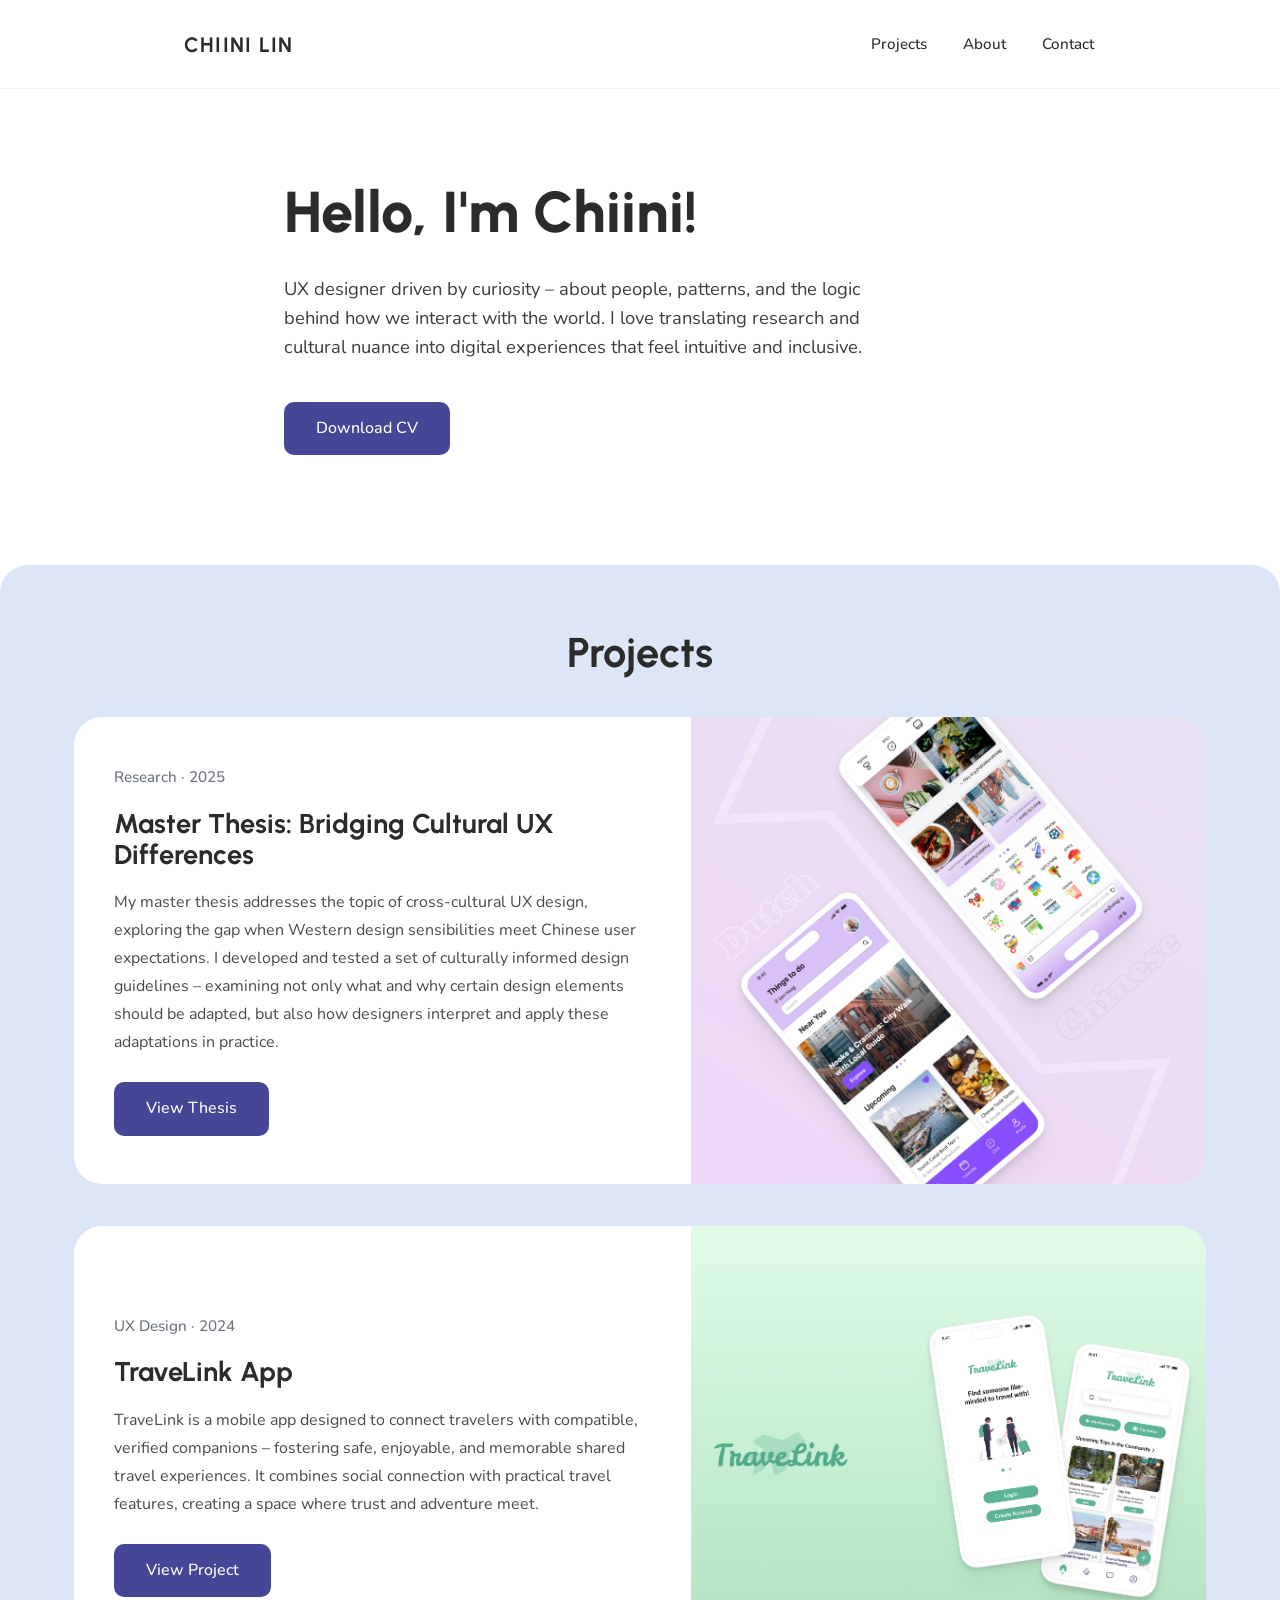
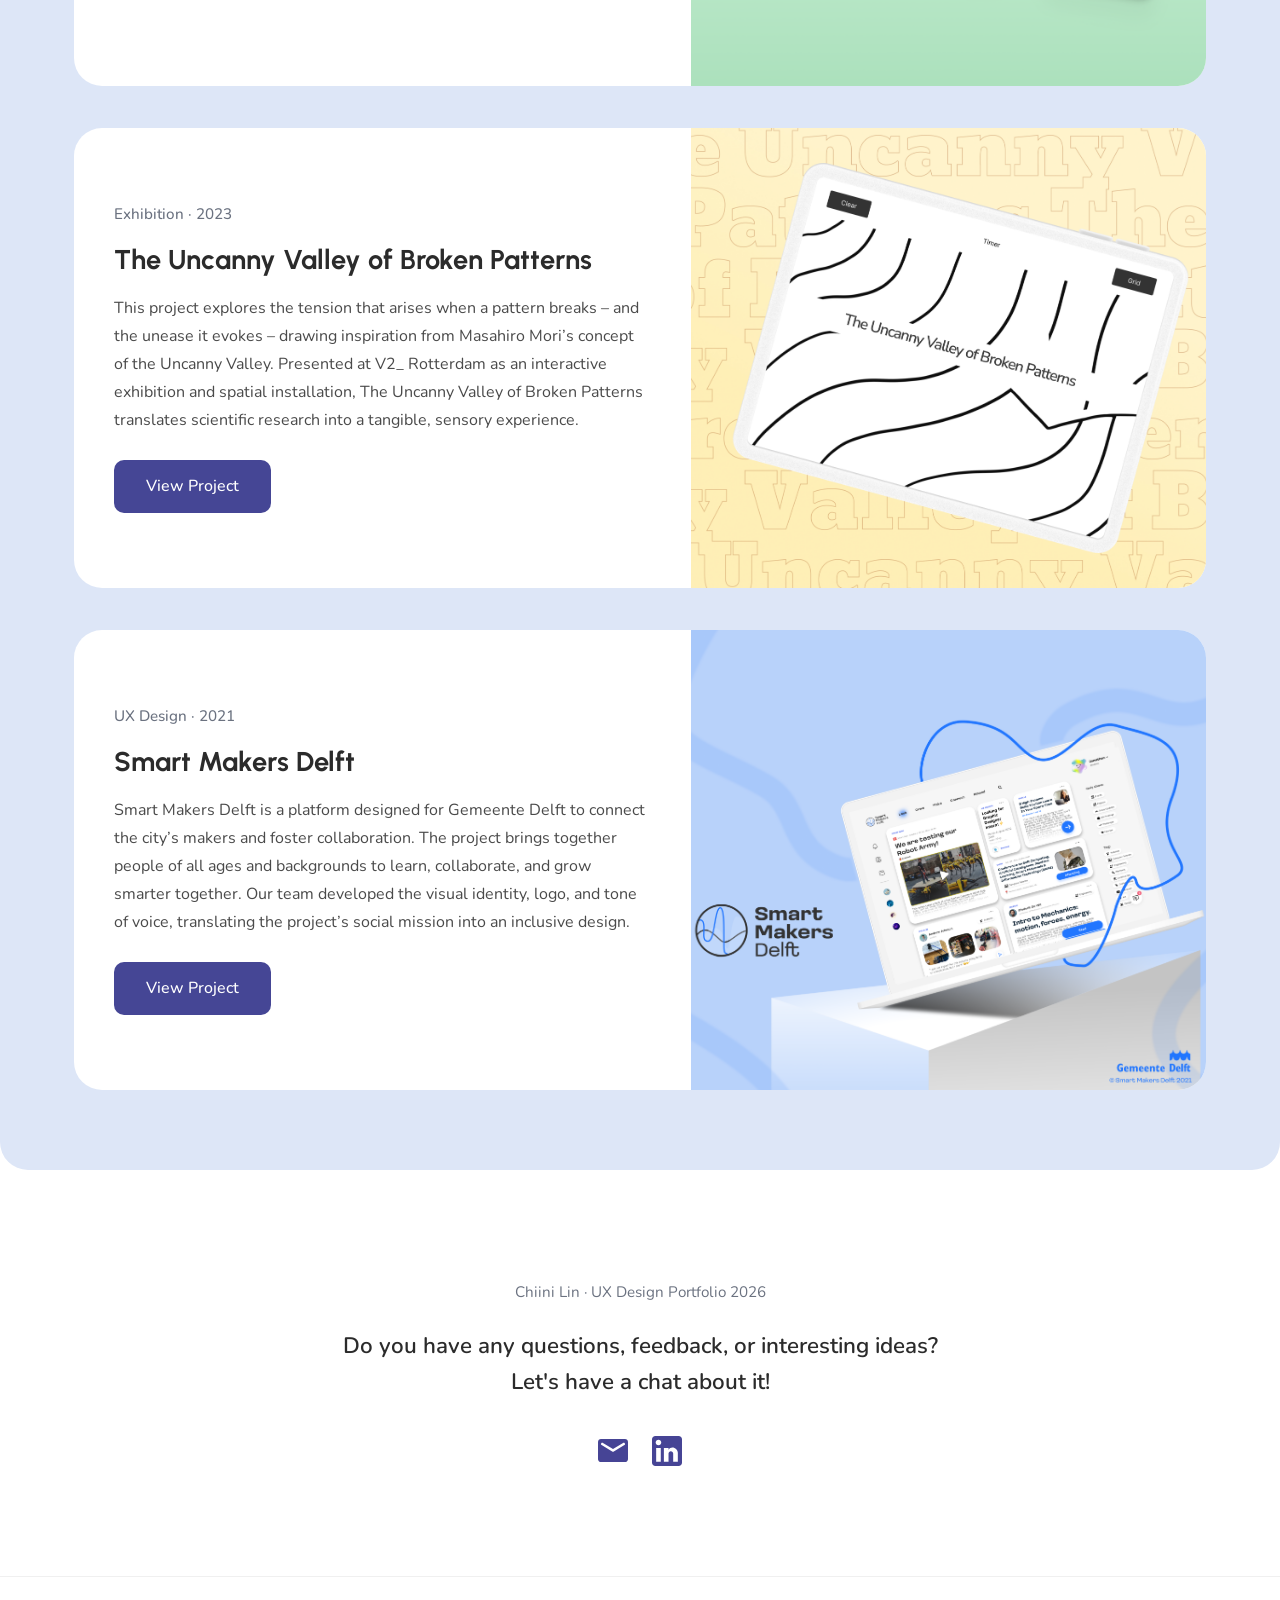
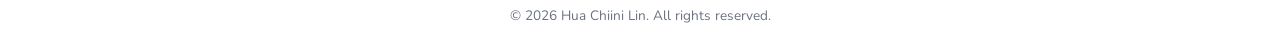
<file: index.html>
<!DOCTYPE html>
<html lang="en">
<head>
<meta charset="UTF-8">
<meta name="viewport" content="width=device-width, initial-scale=1.0">
<title>Chiini Lin · UX Designer</title>
<meta name="description" content="Chiini Lin is a UX designer specializing in cross-cultural design, research-driven UX, and product strategy. Explore case studies in cultural UX research, mobile app design, and interactive exhibitions.">
<meta name="author" content="Hua Chiini Lin">
<meta name="theme-color" content="#454695">
<link rel="canonical" href="https://chiifolio.com/">

<meta property="og:type" content="website">
<meta property="og:site_name" content="Chiini Lin">
<meta property="og:title" content="Chiini Lin · UX Designer">
<meta property="og:description" content="Chiini Lin is a UX designer specializing in cross-cultural design, research-driven UX, and product strategy. Explore case studies in cultural UX research, mobile app design, and interactive exhibitions.">
<meta property="og:url" content="https://chiifolio.com/">
<meta property="og:image" content="https://chiifolio.com/img/AboutMe.JPG">

<meta name="twitter:card" content="summary_large_image">
<meta name="twitter:title" content="Chiini Lin · UX Designer">
<meta name="twitter:description" content="Chiini Lin is a UX designer specializing in cross-cultural design, research-driven UX, and product strategy. Explore case studies in cultural UX research, mobile app design, and interactive exhibitions.">
<meta name="twitter:image" content="https://chiifolio.com/img/AboutMe.JPG">

<link rel="preconnect" href="https://fonts.googleapis.com">
<link rel="preconnect" href="https://fonts.gstatic.com" crossorigin>
<link href="https://fonts.googleapis.com/css2?family=Urbanist:wght@600;700;800&family=Nunito:wght@400;500;600;700&display=swap" rel="stylesheet">
<link rel="icon" type="image/x-icon" href="img/Favicon/favicon.ico">
<link rel="icon" type="image/png" sizes="32x32" href="img/Favicon/favicon-32x32.png">
<link rel="icon" type="image/png" sizes="16x16" href="img/Favicon/favicon-16x16.png">
<link rel="apple-touch-icon" href="img/Favicon/apple-touch-icon.png">
<link rel="manifest" href="img/Favicon/site.webmanifest">
<link rel="stylesheet" href="css/style.css">
</head>
<body>

<a href="#top" class="skip-link">Skip to main content</a>

<header class="site-header">
  <div class="container header-inner">
    <a href="#top" class="logo">Chiini Lin</a>
    <button class="nav-toggle" id="navToggle" aria-label="Toggle navigation" aria-expanded="false" aria-controls="siteNav">
      <span aria-hidden="true"></span><span aria-hidden="true"></span><span aria-hidden="true"></span>
    </button>
    <nav class="nav" id="siteNav" aria-label="Primary">
      <a href="#projects">Projects</a>
      <a href="about.html">About</a>
      <a href="#contact">Contact</a>
    </nav>
  </div>
</header>

<main id="top">
  <section class="hero container">
    <h1>Hello, I'm Chiini!</h1>
    <p>UX designer driven by curiosity &ndash; about people, patterns, and the logic behind how we interact with the world. I love translating research and cultural nuance into digital experiences that feel intuitive and inclusive.</p>
    <a href="https://drive.google.com/file/d/1D_nJtSiUpswV-Q0Rwp42lXG8liNyrZRA/view?usp=sharing" class="btn" target="_blank" rel="noopener">Download CV</a>
  </section>

  <section class="projects-section" id="projects">
    <div class="container-wide">
      <h2 class="section-title">Projects</h2>

      <div class="project-list">

        <div class="project-card-wrap">
          <div class="card-glow glow-thesis" aria-hidden="true"></div>
          <article class="project-card">
            <div class="project-text">
              <p class="project-meta">Research &middot; 2025</p>
              <h3>Master Thesis: Bridging Cultural UX Differences</h3>
              <p class="project-desc">My master thesis addresses the topic of cross-cultural UX design, exploring the gap when Western design sensibilities meet Chinese user expectations. I developed and tested a set of culturally informed design guidelines &ndash; examining not only what and why certain design elements should be adapted, but also how designers interpret and apply these adaptations in practice.</p>
              <a href="thesis.html" class="btn">View Thesis</a>
            </div>
            <div class="project-visual visual-thesis">
              <img src="img/Hero/Thesis Big.png" alt="Master Thesis project mockup showing cultural UX research app screens" width="1600" height="1200" loading="lazy" decoding="async">
            </div>
          </article>
        </div>

        <div class="project-card-wrap">
          <div class="card-glow glow-travelink" aria-hidden="true"></div>
          <article class="project-card">
            <div class="project-text">
              <p class="project-meta">UX Design &middot; 2024</p>
              <h3>TraveLink App</h3>
              <p class="project-desc">TraveLink is a mobile app designed to connect travelers with compatible, verified companions &ndash; fostering safe, enjoyable, and memorable shared travel experiences. It combines social connection with practical travel features, creating a space where trust and adventure meet.</p>
              <a href="travelink.html" class="btn">View Project</a>
            </div>
            <div class="project-visual visual-travelink">
              <img src="img/Hero/TraveLink%20Hero.png" alt="TraveLink app mockup showing onboarding and trip discovery screens" width="3276" height="1971" loading="lazy" decoding="async">
            </div>
          </article>
        </div>

        <div class="project-card-wrap">
          <div class="card-glow glow-uncanny" aria-hidden="true"></div>
          <article class="project-card">
            <div class="project-text">
              <p class="project-meta">Exhibition &middot; 2023</p>
              <h3>The Uncanny Valley of Broken Patterns</h3>
              <p class="project-desc">This project explores the tension that arises when a pattern breaks &ndash; and the unease it evokes &ndash; drawing inspiration from Masahiro Mori&rsquo;s concept of the Uncanny Valley. Presented at V2_ Rotterdam as an interactive exhibition and spatial installation, The Uncanny Valley of Broken Patterns translates scientific research into a tangible, sensory experience.</p>
              <a href="uncanny.html" class="btn">View Project</a>
            </div>
            <div class="project-visual visual-uncanny">
              <img src="img/Hero/Uncanny%20Hero.jpg" alt="Tablet showing the interactive pattern-drawing exhibit for The Uncanny Valley of Broken Patterns" width="3615" height="2160" loading="lazy" decoding="async">
            </div>
          </article>
        </div>

        <div class="project-card-wrap">
          <div class="card-glow glow-makers" aria-hidden="true"></div>
          <article class="project-card">
            <div class="project-text">
              <p class="project-meta">UX Design &middot; 2021</p>
              <h3>Smart Makers Delft</h3>
              <p class="project-desc">Smart Makers Delft is a platform designed for Gemeente Delft to connect the city&rsquo;s makers and foster collaboration. The project brings together people of all ages and backgrounds to learn, collaborate, and grow smarter together. Our team developed the visual identity, logo, and tone of voice, translating the project&rsquo;s social mission into an inclusive design.</p>
              <a href="smart-makers-delft.html" class="btn">View Project</a>
            </div>
            <div class="project-visual visual-makers">
              <img src="img/Hero/Smart%20Makers%20Hero.png" alt="Smart Makers Delft platform mockup on a laptop, with logo and Gemeente Delft branding" width="3276" height="1971" loading="lazy" decoding="async">
            </div>
          </article>
        </div>

      </div>
    </div>
  </section>

  <section class="contact" id="contact">
    <div class="container">
      <h2 class="visually-hidden">Contact</h2>
      <p class="contact-eyebrow">Chiini Lin &middot; UX Design Portfolio 2026</p>
      <p class="contact-question">Do you have any questions, feedback, or interesting ideas?<br>Let's have a chat about it!</p>
      <div class="social-links">
        <a href="mailto:chiini@hotmail.de" class="social-icon" aria-label="Email me">
          <img src="img/Icons/Email.svg" alt="" width="22" height="18">
        </a>
        <a href="https://www.linkedin.com/in/hua-lin-22b692197/" class="social-icon" aria-label="Connect on LinkedIn" target="_blank" rel="noopener">
          <img src="img/Icons/LinkedIn.svg" alt="" width="22" height="20">
        </a>
      </div>
    </div>
  </section>
</main>

<footer class="site-footer">
  <div class="container">
    <p>&copy; 2026 Hua Chiini Lin. All rights reserved.</p>
  </div>
</footer>

<script src="js/script.js"></script>
</body>
</html>
</file>
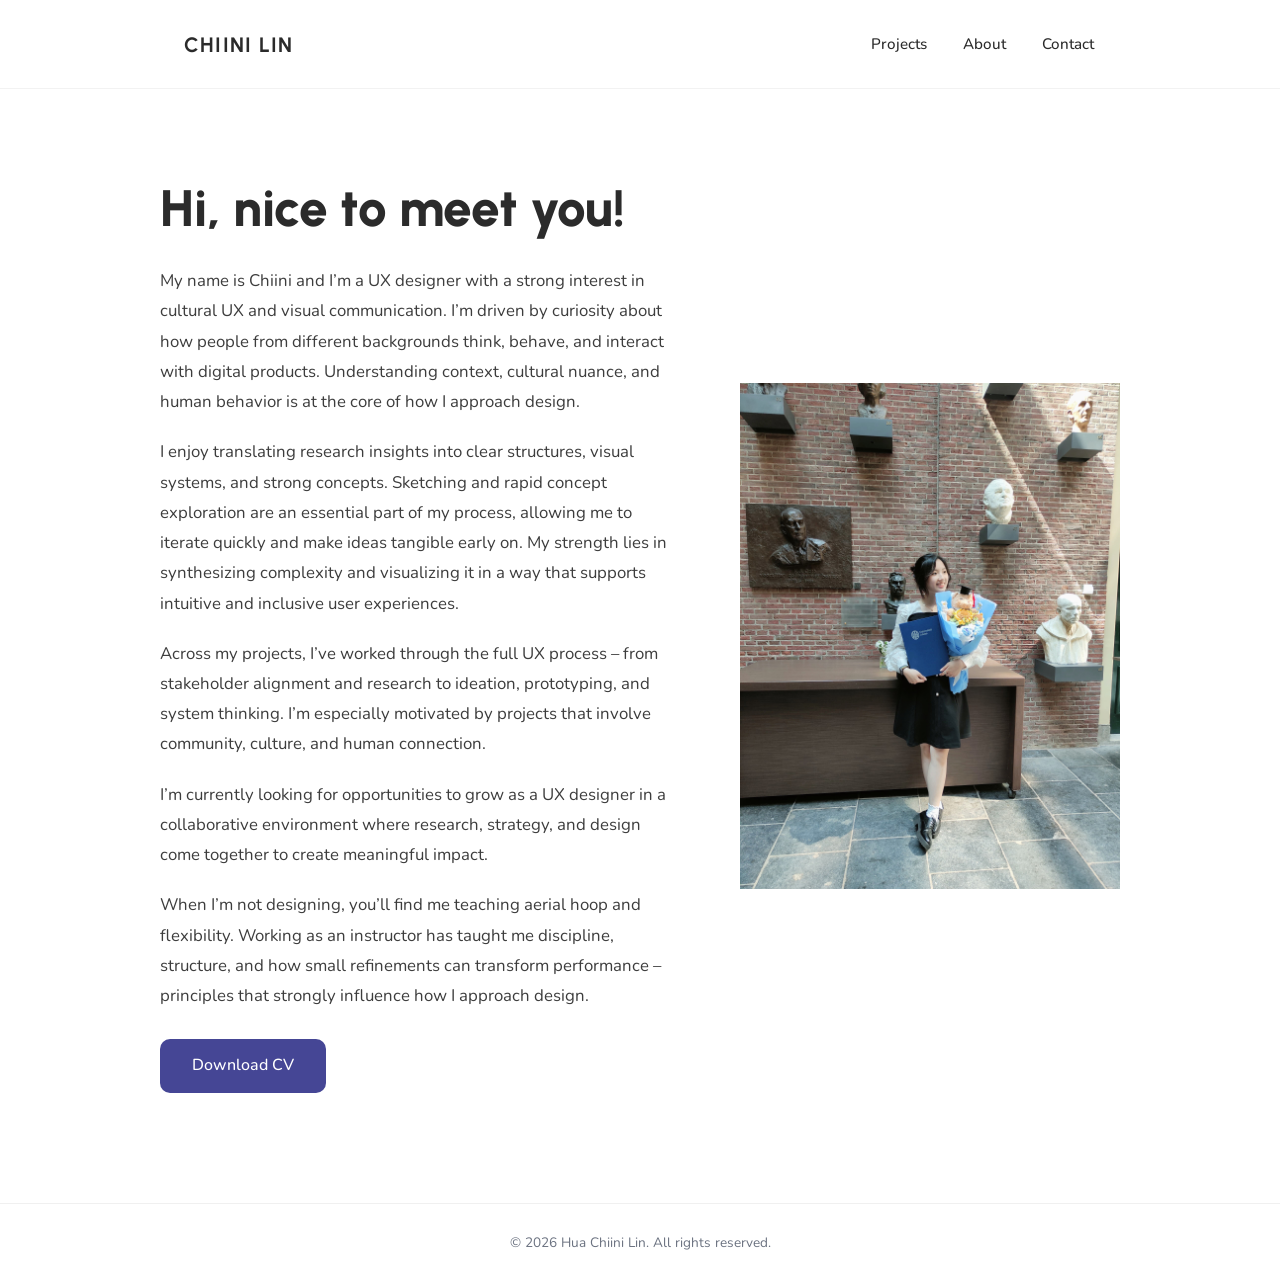
<file: about.html>
<!DOCTYPE html>
<html lang="en">
<head>
<meta charset="UTF-8">
<meta name="viewport" content="width=device-width, initial-scale=1.0">
<title>About · Chiini Lin</title>
<meta name="description" content="Learn more about Chiini Lin, a UX designer with a passion for cultural UX, visual communication, and translating research into intuitive digital experiences.">
<meta name="author" content="Hua Chiini Lin">
<meta name="theme-color" content="#454695">
<link rel="canonical" href="https://chiifolio.com/about.html">

<meta property="og:type" content="website">
<meta property="og:site_name" content="Chiini Lin">
<meta property="og:title" content="About · Chiini Lin">
<meta property="og:description" content="Learn more about Chiini Lin, a UX designer with a passion for cultural UX, visual communication, and translating research into intuitive digital experiences.">
<meta property="og:url" content="https://chiifolio.com/about.html">
<meta property="og:image" content="https://chiifolio.com/img/AboutMe.JPG">

<meta name="twitter:card" content="summary_large_image">
<meta name="twitter:title" content="About · Chiini Lin">
<meta name="twitter:description" content="Learn more about Chiini Lin, a UX designer with a passion for cultural UX, visual communication, and translating research into intuitive digital experiences.">
<meta name="twitter:image" content="https://chiifolio.com/img/AboutMe.JPG">

<link rel="preconnect" href="https://fonts.googleapis.com">
<link rel="preconnect" href="https://fonts.gstatic.com" crossorigin>
<link href="https://fonts.googleapis.com/css2?family=Urbanist:wght@600;700;800&family=Nunito:wght@400;500;600;700&display=swap" rel="stylesheet">
<link rel="icon" type="image/x-icon" href="img/Favicon/favicon.ico">
<link rel="icon" type="image/png" sizes="32x32" href="img/Favicon/favicon-32x32.png">
<link rel="icon" type="image/png" sizes="16x16" href="img/Favicon/favicon-16x16.png">
<link rel="apple-touch-icon" href="img/Favicon/apple-touch-icon.png">
<link rel="manifest" href="img/Favicon/site.webmanifest">
<link rel="stylesheet" href="css/style.css">
</head>
<body>

<a href="#top" class="skip-link">Skip to main content</a>

<header class="site-header">
  <div class="container header-inner">
    <a href="index.html" class="logo">Chiini Lin</a>
    <button class="nav-toggle" id="navToggle" aria-label="Toggle navigation" aria-expanded="false" aria-controls="siteNav">
      <span aria-hidden="true"></span><span aria-hidden="true"></span><span aria-hidden="true"></span>
    </button>
    <nav class="nav" id="siteNav" aria-label="Primary">
      <a href="index.html#projects">Projects</a>
      <a href="about.html">About</a>
      <a href="index.html#contact">Contact</a>
    </nav>
  </div>
</header>

<main id="top">
  <section class="about-section container">
    <div class="about-grid">
      <div class="about-text">
        <h1 class="about-title">Hi, nice to meet you!</h1>
        <p>My name is Chiini and I&rsquo;m a UX designer with a strong interest in cultural UX and visual communication. I&rsquo;m driven by curiosity about how people from different backgrounds think, behave, and interact with digital products. Understanding context, cultural nuance, and human behavior is at the core of how I approach design.</p>
        <p>I enjoy translating research insights into clear structures, visual systems, and strong concepts. Sketching and rapid concept exploration are an essential part of my process, allowing me to iterate quickly and make ideas tangible early on. My strength lies in synthesizing complexity and visualizing it in a way that supports intuitive and inclusive user experiences.</p>
        <p>Across my projects, I&rsquo;ve worked through the full UX process &ndash; from stakeholder alignment and research to ideation, prototyping, and system thinking. I&rsquo;m especially motivated by projects that involve community, culture, and human connection.</p>
        <p>I&rsquo;m currently looking for opportunities to grow as a UX designer in a collaborative environment where research, strategy, and design come together to create meaningful impact.</p>
        <p>When I&rsquo;m not designing, you&rsquo;ll find me teaching aerial hoop and flexibility. Working as an instructor has taught me discipline, structure, and how small refinements can transform performance &ndash; principles that strongly influence how I approach design.</p>
        <a href="https://drive.google.com/file/d/1D_nJtSiUpswV-Q0Rwp42lXG8liNyrZRA/view?usp=sharing" class="btn" target="_blank" rel="noopener">Download CV</a>
      </div>
      <div class="about-image">
        <img src="img/AboutMe.JPG" alt="Chiini smiling in graduation gown, holding a diploma and flowers in front of a brick wall with sculpted busts" width="3072" height="4096" loading="lazy" decoding="async">
      </div>
    </div>
  </section>
</main>

<footer class="site-footer">
  <div class="container">
    <p>&copy; 2026 Hua Chiini Lin. All rights reserved.</p>
  </div>
</footer>

<script src="js/script.js"></script>
</body>
</html>
</file>
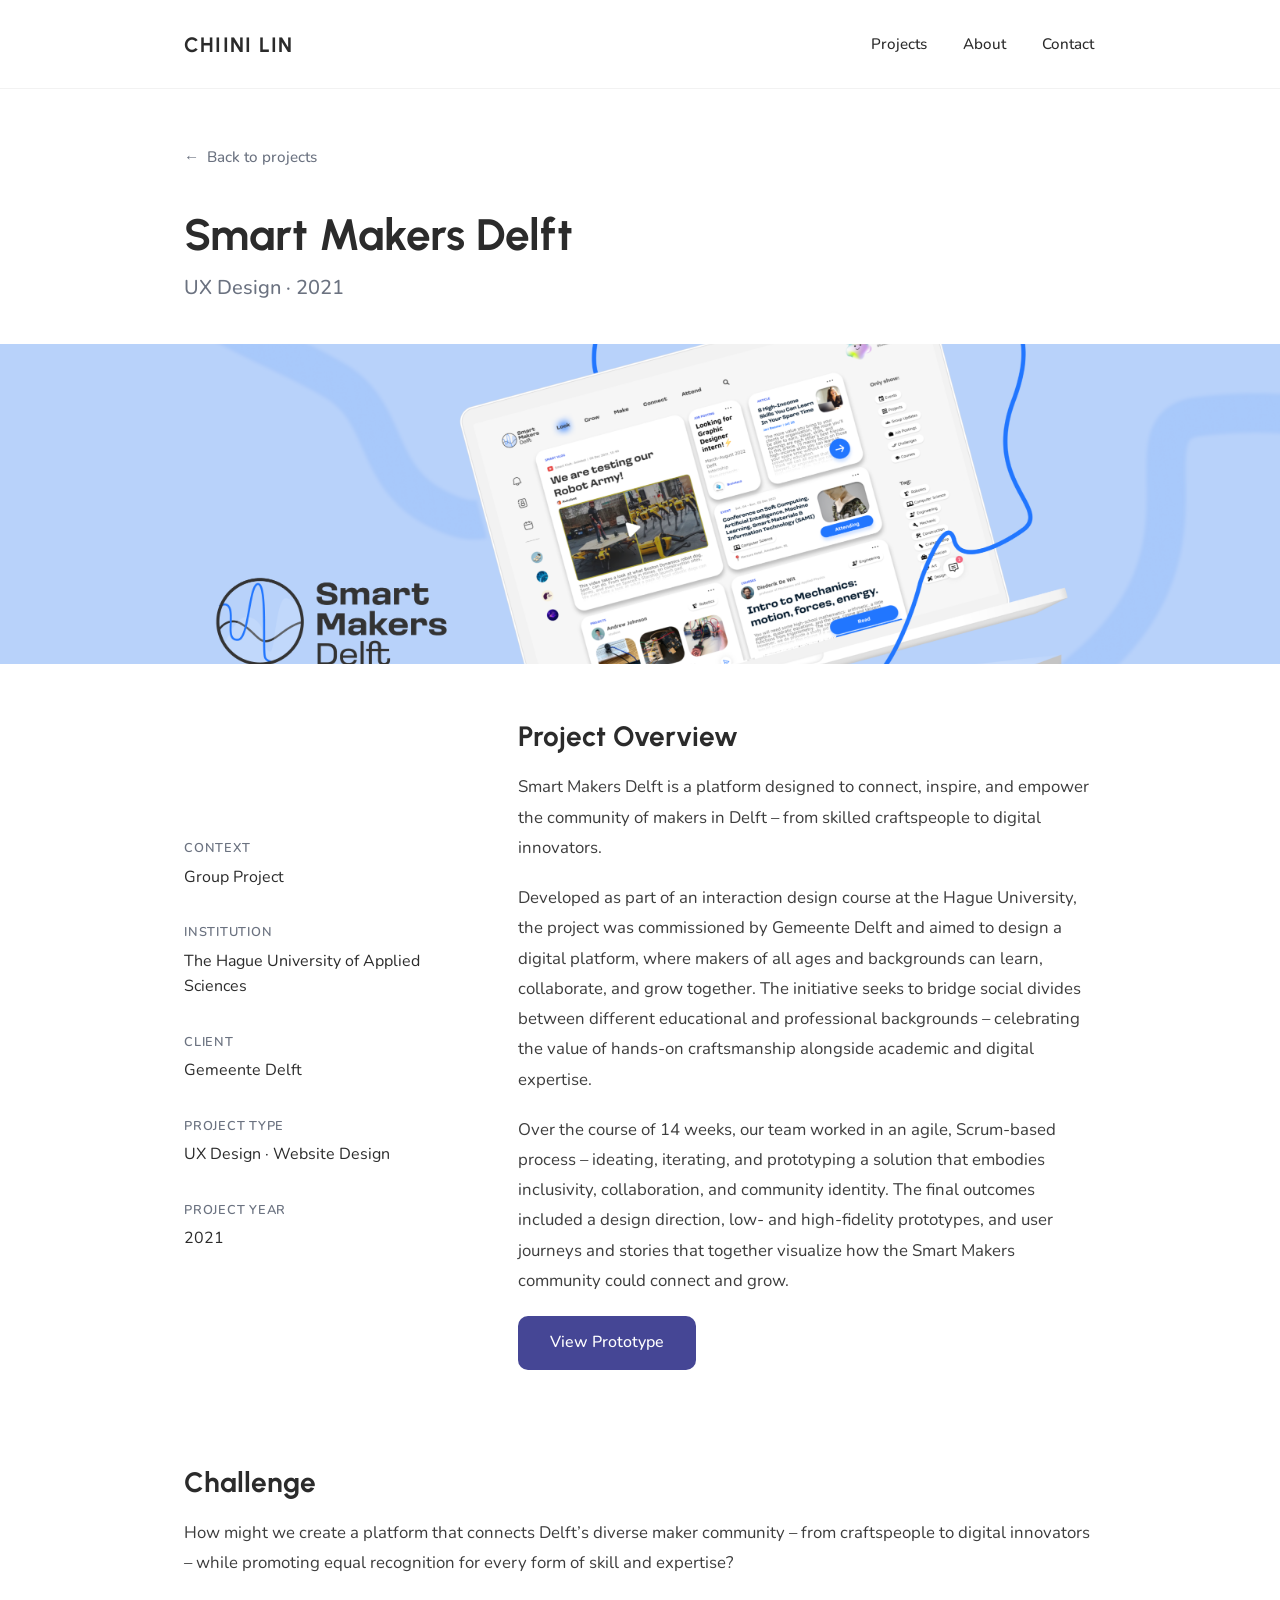
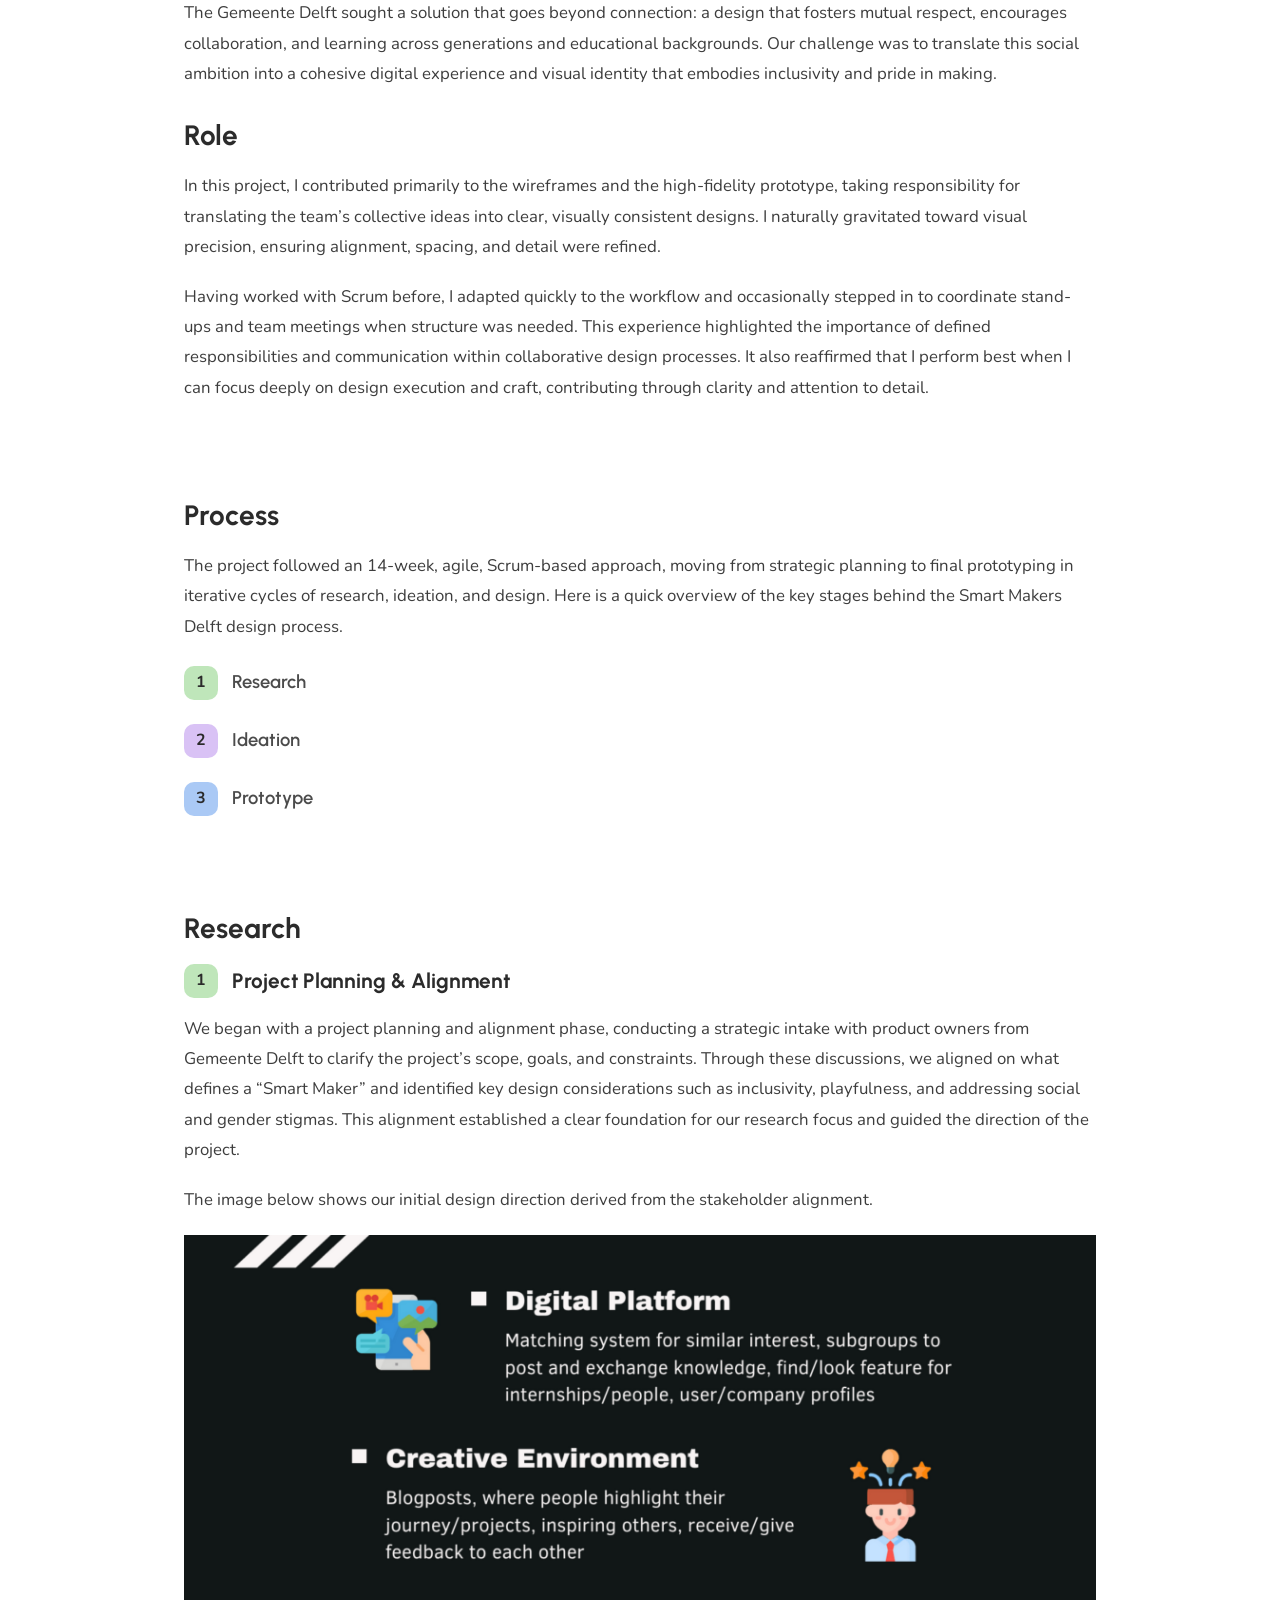
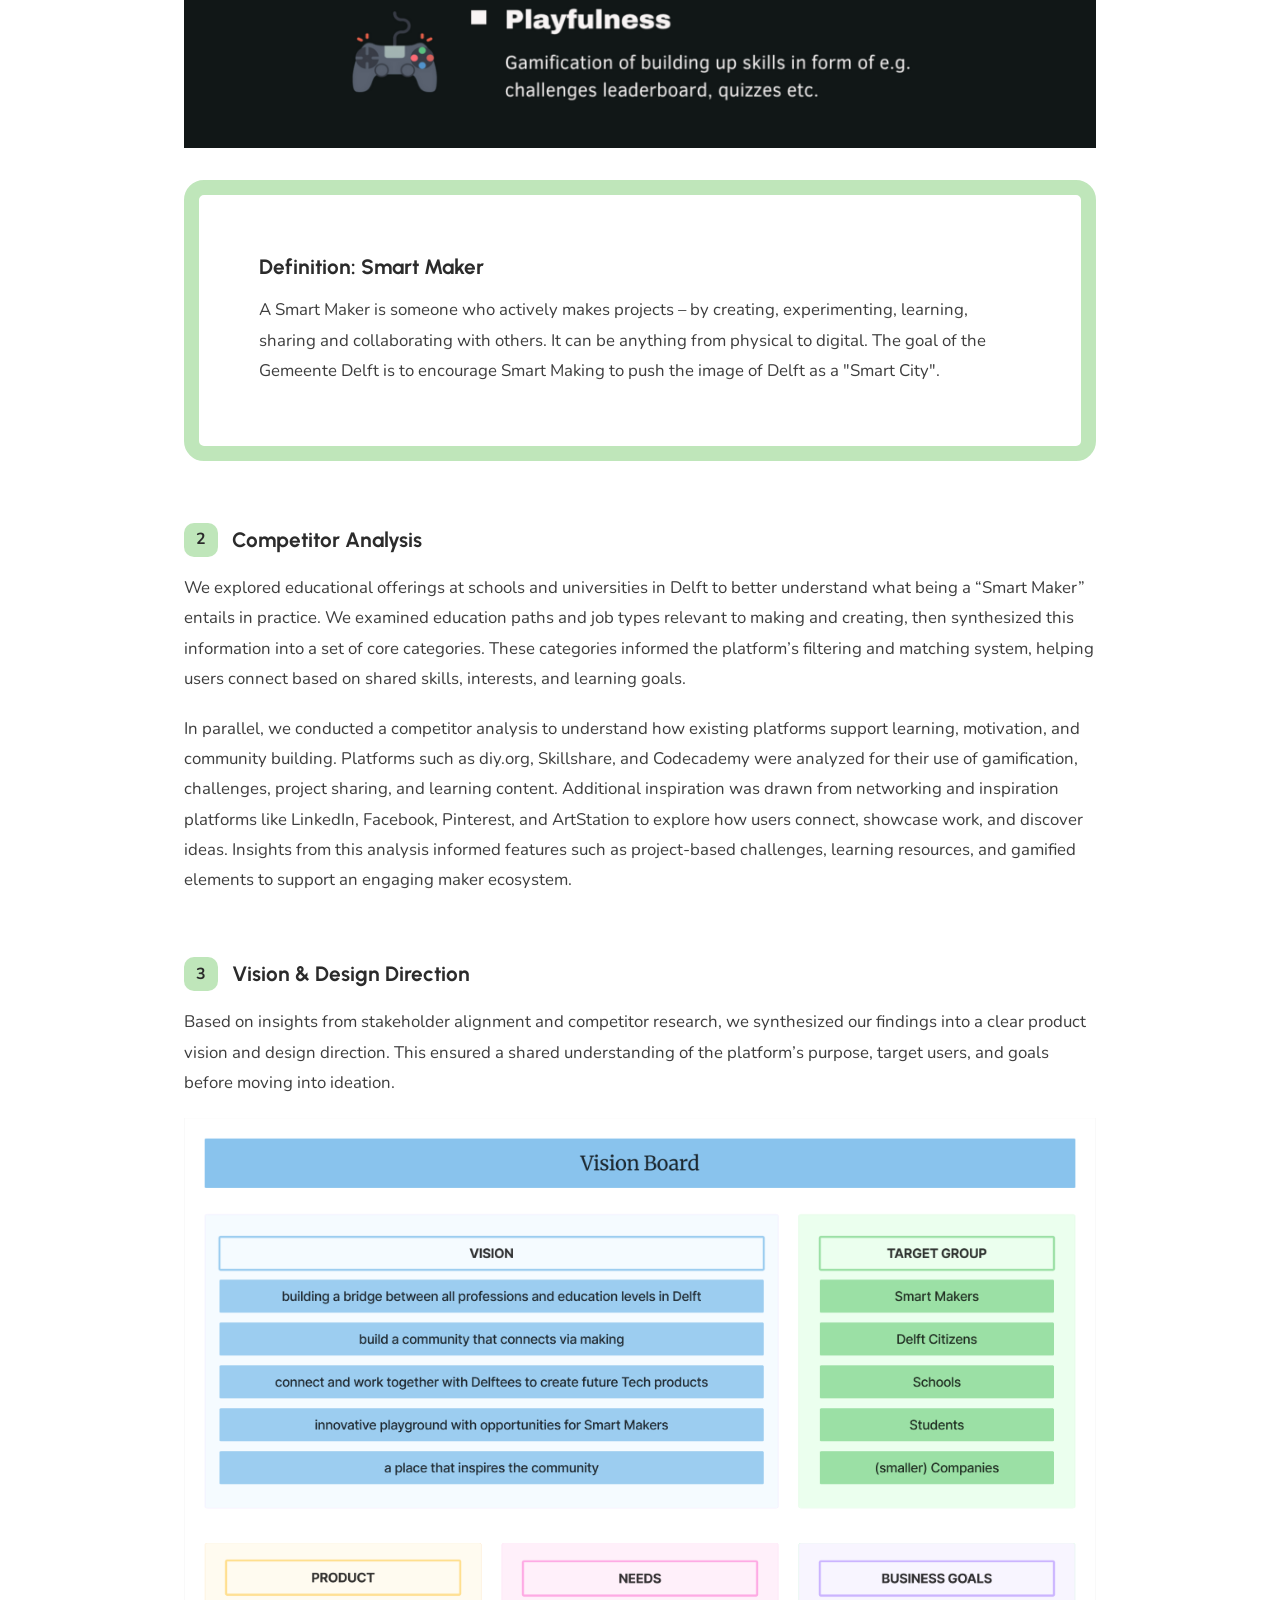
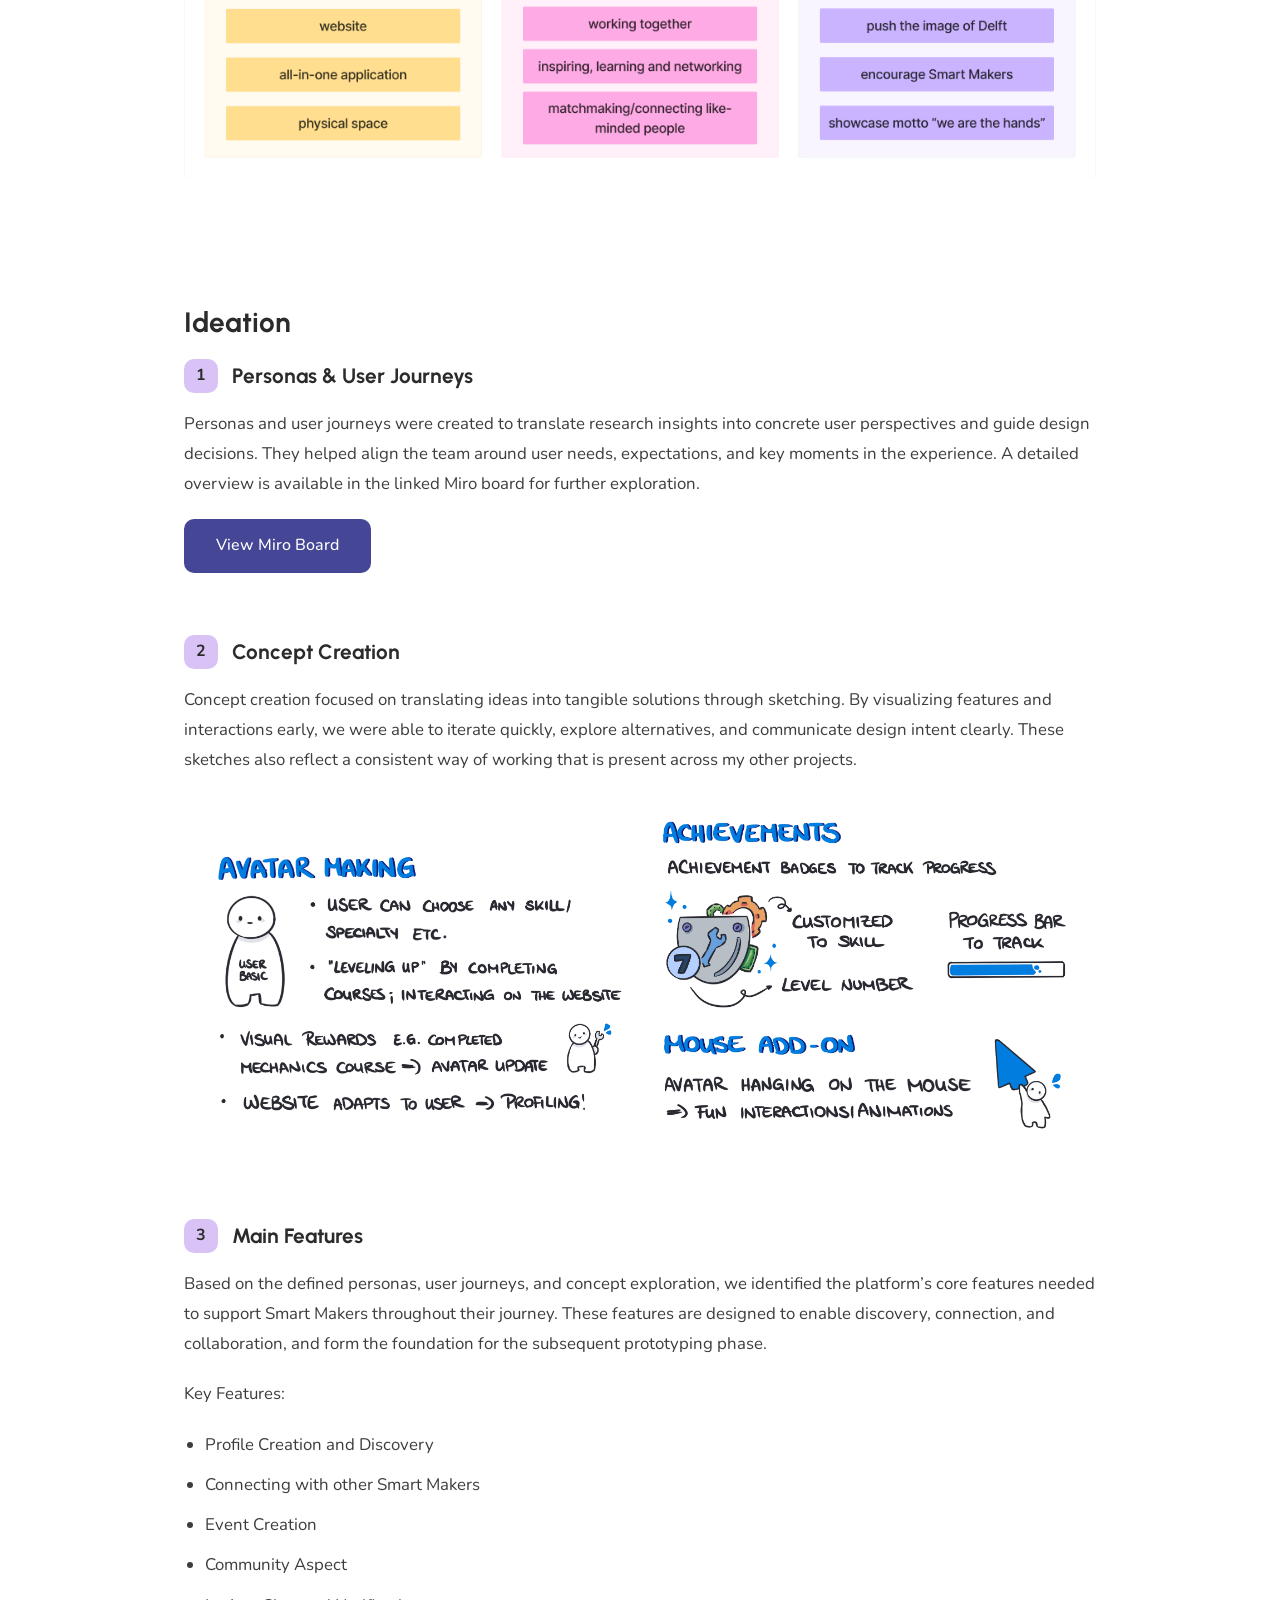
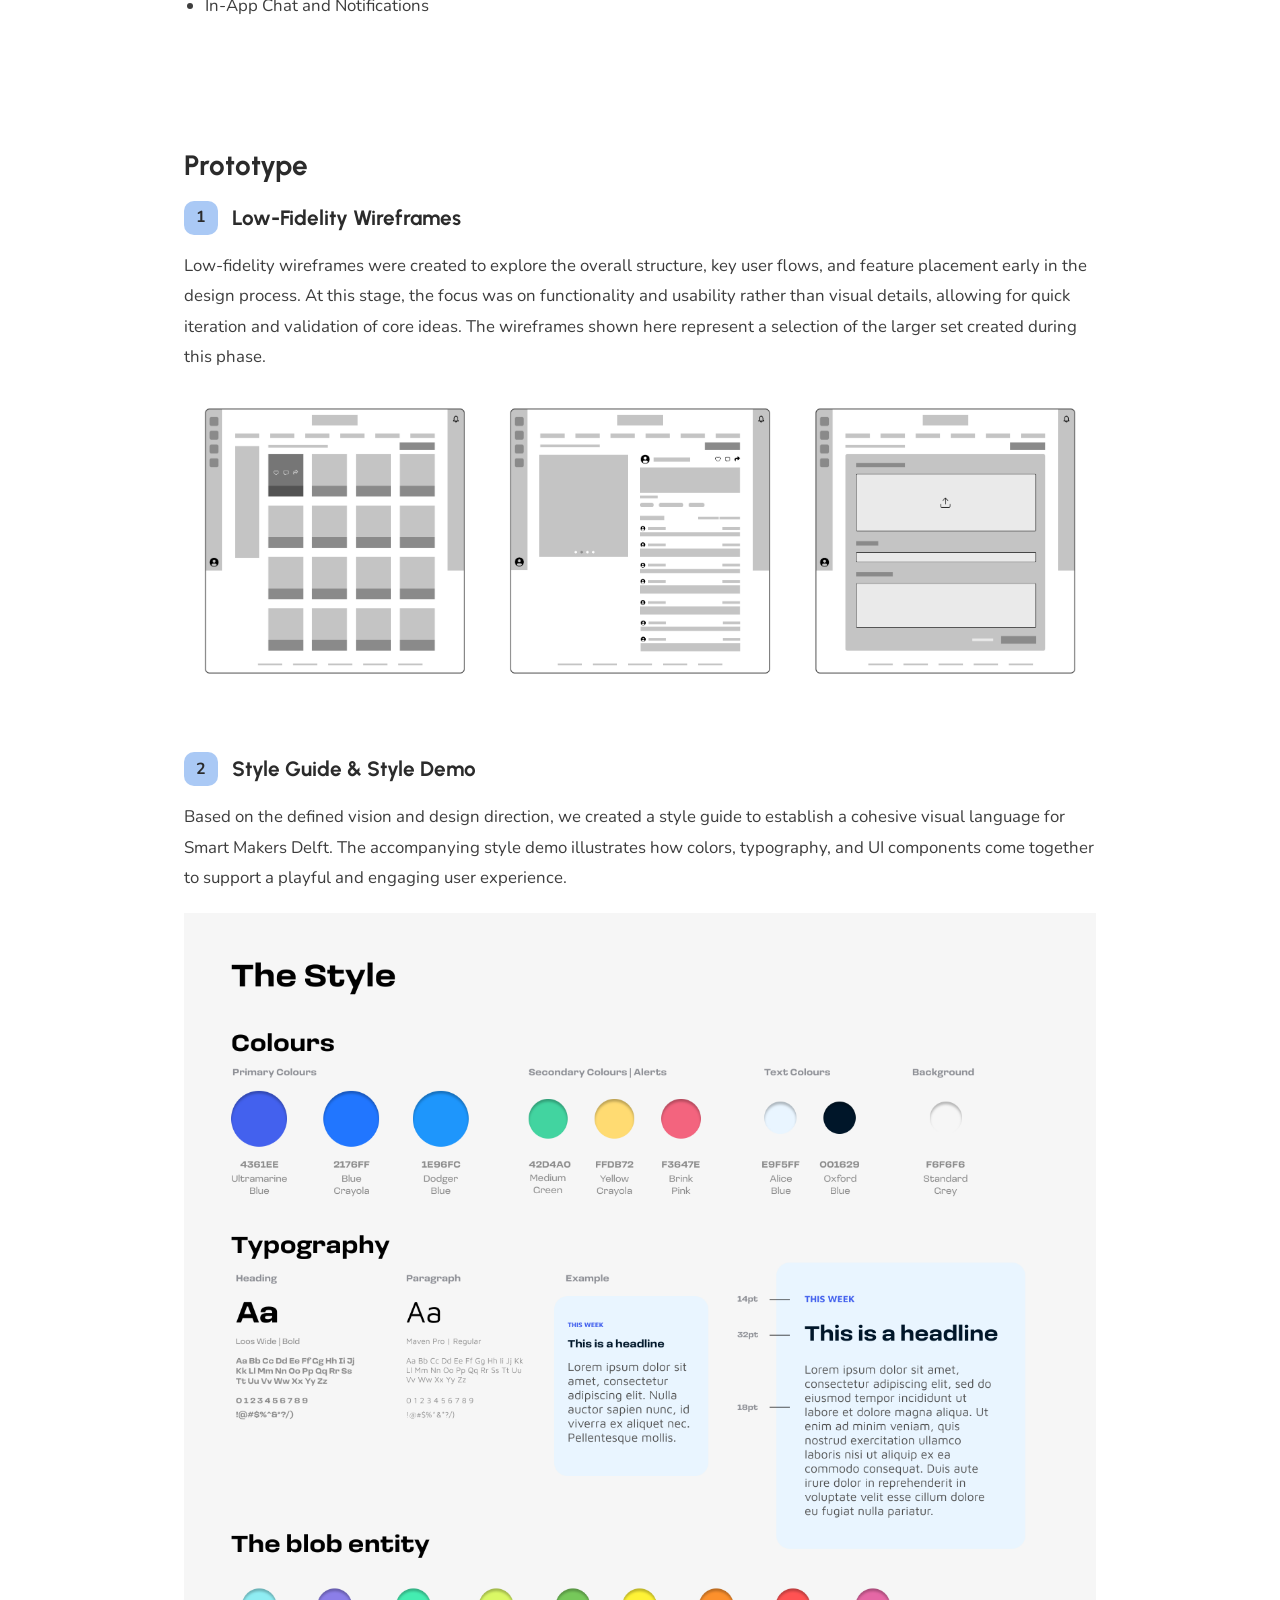
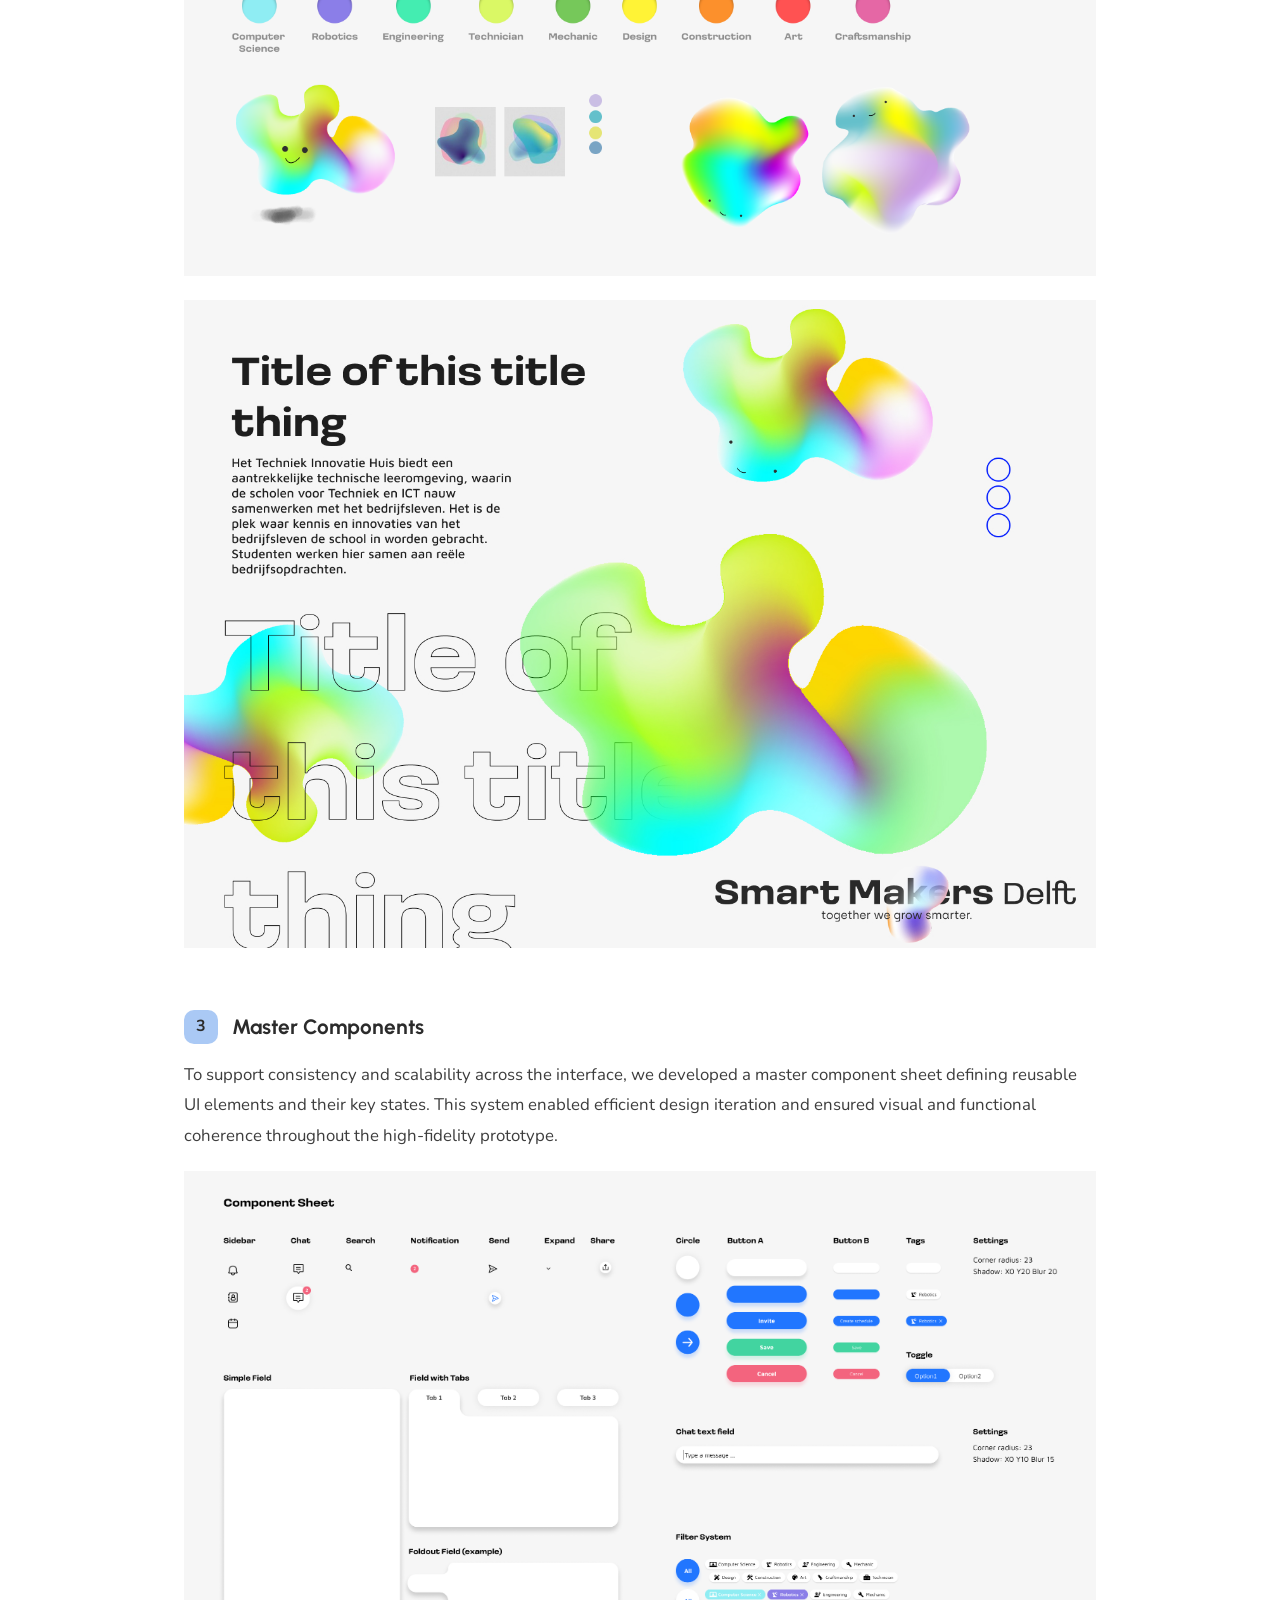
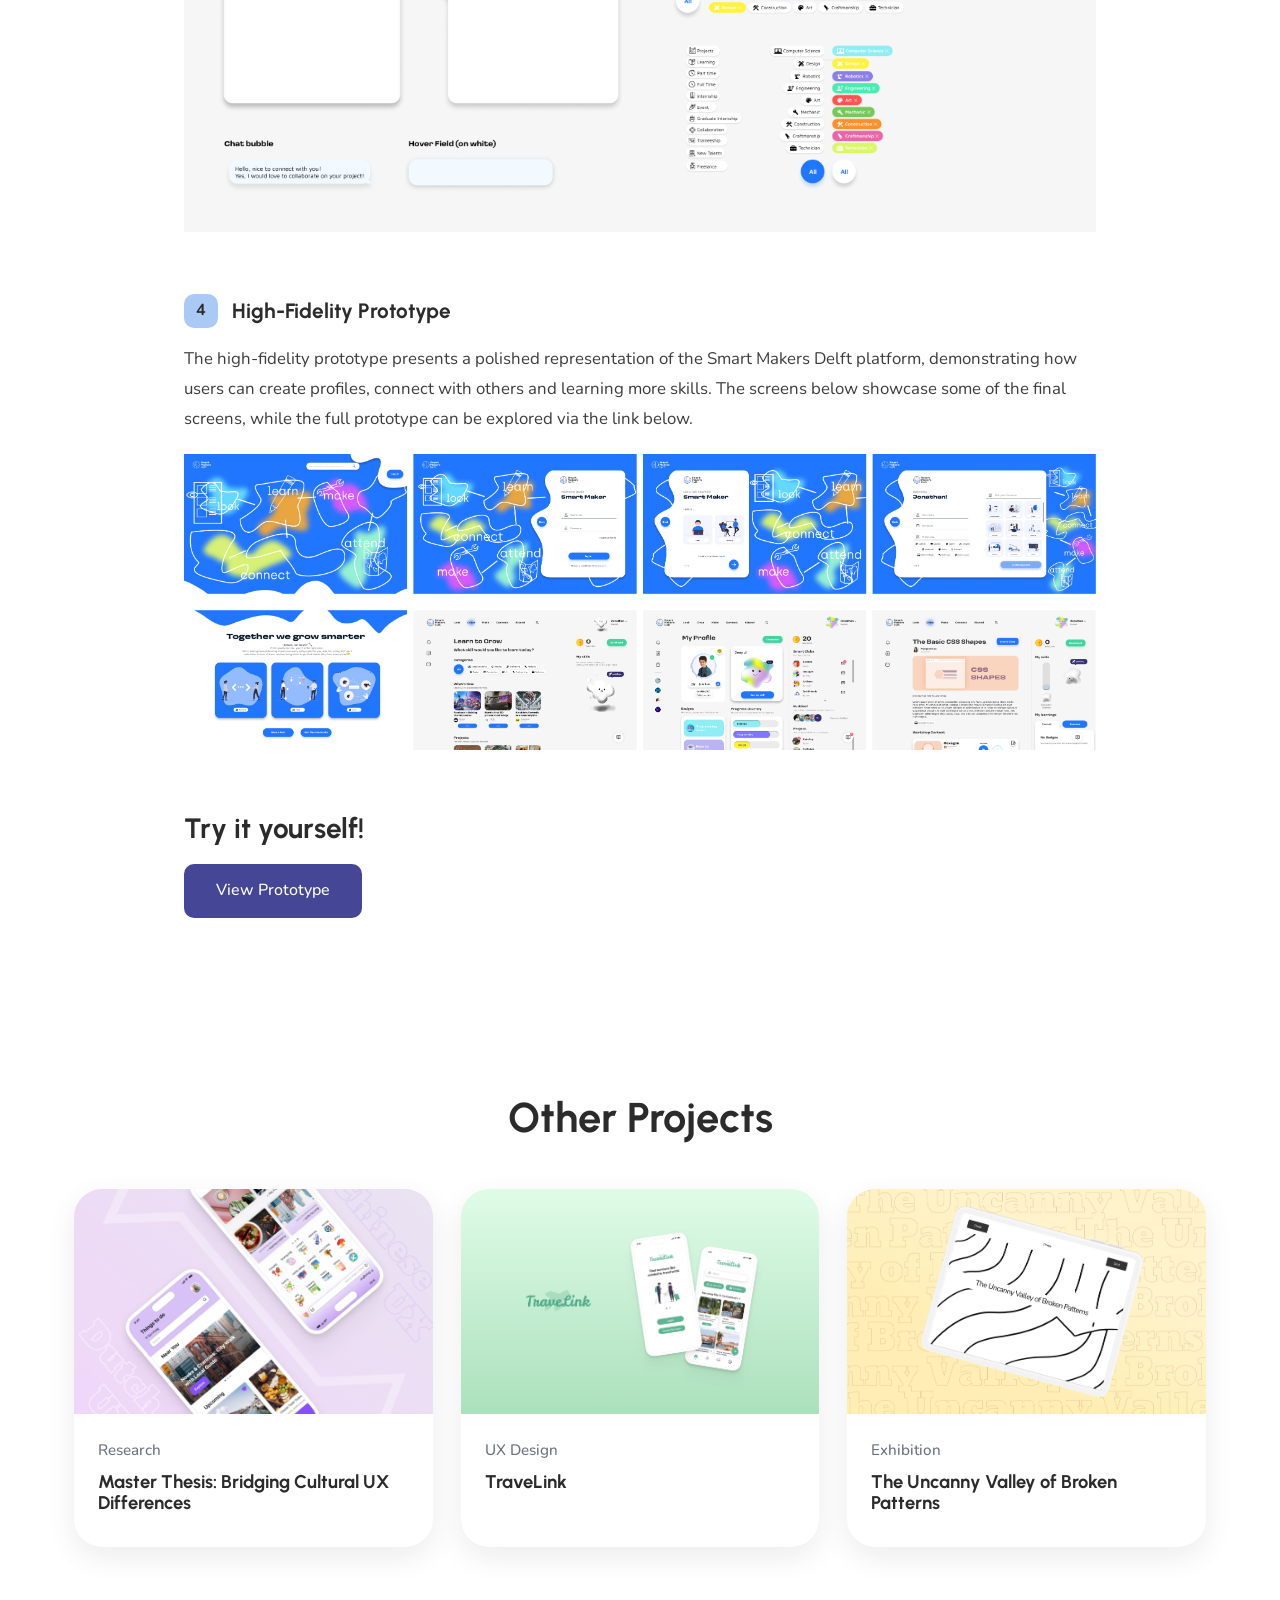
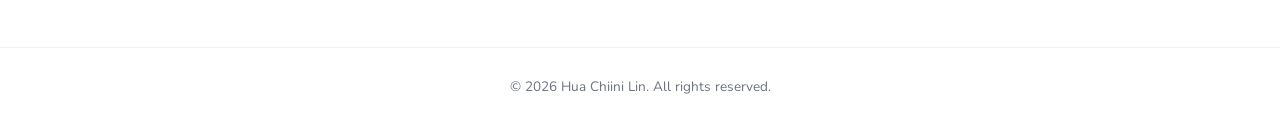
<file: smart-makers-delft.html>
<!DOCTYPE html>
<html lang="en">

<head>
  <meta charset="UTF-8">
  <meta name="viewport" content="width=device-width, initial-scale=1.0">
  <title>Smart Makers Delft · Chiini Lin</title>
  <meta name="description" content="Smart Makers Delft is a UX case study for a community platform connecting makers of all backgrounds in Delft, commissioned by Gemeente Delft.">
  <meta name="author" content="Hua Chiini Lin">
  <meta name="theme-color" content="#454695">
  <link rel="canonical" href="https://chiifolio.com/smart-makers-delft.html">

  <meta property="og:type" content="website">
  <meta property="og:site_name" content="Chiini Lin">
  <meta property="og:title" content="Smart Makers Delft · Chiini Lin">
  <meta property="og:description" content="Smart Makers Delft is a UX case study for a community platform connecting makers of all backgrounds in Delft, commissioned by Gemeente Delft.">
  <meta property="og:url" content="https://chiifolio.com/smart-makers-delft.html">
  <meta property="og:image" content="https://chiifolio.com/img/Hero/Smart%20Makers%20Hero.png">

  <meta name="twitter:card" content="summary_large_image">
  <meta name="twitter:title" content="Smart Makers Delft · Chiini Lin">
  <meta name="twitter:description" content="Smart Makers Delft is a UX case study for a community platform connecting makers of all backgrounds in Delft, commissioned by Gemeente Delft.">
  <meta name="twitter:image" content="https://chiifolio.com/img/Hero/Smart%20Makers%20Hero.png">

  <link rel="preconnect" href="https://fonts.googleapis.com">
  <link rel="preconnect" href="https://fonts.gstatic.com" crossorigin>
  <link
    href="https://fonts.googleapis.com/css2?family=Urbanist:wght@600;700;800&family=Nunito:wght@400;500;600;700&display=swap"
    rel="stylesheet">
  <link rel="icon" type="image/x-icon" href="img/Favicon/favicon.ico">
  <link rel="icon" type="image/png" sizes="32x32" href="img/Favicon/favicon-32x32.png">
  <link rel="icon" type="image/png" sizes="16x16" href="img/Favicon/favicon-16x16.png">
  <link rel="apple-touch-icon" href="img/Favicon/apple-touch-icon.png">
  <link rel="manifest" href="img/Favicon/site.webmanifest">
  <link rel="stylesheet" href="css/style.css">
</head>

<body>

  <a href="#top" class="skip-link">Skip to main content</a>

  <header class="site-header">
    <div class="container header-inner">
      <a href="index.html" class="logo">Chiini Lin</a>
      <button class="nav-toggle" id="navToggle" aria-label="Toggle navigation" aria-expanded="false"
        aria-controls="siteNav">
        <span aria-hidden="true"></span><span aria-hidden="true"></span><span aria-hidden="true"></span>
      </button>
      <nav class="nav" id="siteNav" aria-label="Primary">
        <a href="index.html#projects">Projects</a>
        <a href="about.html">About</a>
        <a href="index.html#contact">Contact</a>
      </nav>
    </div>
  </header>

  <main id="top">
    <section class="project-hero">
      <div class="container">
        <a href="index.html#projects" class="back-link">
          <span aria-hidden="true">&larr;</span> Back to projects
        </a>

        <h1 class="project-hero-title">Smart Makers Delft</h1>
        <p class="project-hero-meta">UX Design &middot; 2021</p>
      </div>

      <div class="project-hero-image">
        <img src="img/Hero/Smart%20Makers%20Hero.png"
          alt="Smart Makers Delft platform mockup on a laptop, with logo and Gemeente Delft branding" width="3276"
          height="1971" loading="eager" decoding="async">
      </div>

      <div class="container">
        <div class="project-overview-grid">
          <dl class="project-meta-list">
            <div class="meta-item">
              <dt>Context</dt>
              <dd>Group Project</dd>
            </div>
            <div class="meta-item">
              <dt>Institution</dt>
              <dd>The Hague University of Applied Sciences</dd>
            </div>
            <div class="meta-item">
              <dt>Client</dt>
              <dd>Gemeente Delft</dd>
            </div>
            <div class="meta-item">
              <dt>Project Type</dt>
              <dd>UX Design &middot; Website Design</dd>
            </div>
            <div class="meta-item">
              <dt>Project Year</dt>
              <dd>2021</dd>
            </div>
          </dl>

          <div class="project-overview">
            <h2>Project Overview</h2>
            <p>Smart Makers Delft is a platform designed to connect, inspire, and empower the community of makers in
              Delft – from skilled craftspeople to digital innovators.</p>
            <p>Developed as part of an interaction design course at the Hague University, the project was commissioned
              by Gemeente Delft and aimed to design a digital platform, where makers of all ages and backgrounds can
              learn, collaborate, and grow together. The initiative seeks to bridge social divides between different
              educational and professional backgrounds – celebrating the value of hands-on craftsmanship alongside
              academic and digital expertise.</p>
            <p>Over the course of 14 weeks, our team worked in an agile, Scrum-based process – ideating, iterating, and
              prototyping a solution that embodies inclusivity, collaboration, and community identity. The final
              outcomes included a design direction, low- and high-fidelity prototypes, and user journeys and stories
              that together visualize how the Smart Makers community could connect and grow.</p>
            <a href="https://www.figma.com/proto/huxkiKtDmYY5LBjgRcNQfN/Smart-Makers-Delft?page-id=1926%3A22522&node-id=1926-30070&viewport=25%2C363%2C0.04&t=NSOlkmCPWlZDY1m8-1&scaling=min-zoom&content-scaling=fixed&starting-point-node-id=1926%3A30070"
              class="btn" target="_blank">View Prototype</a>
          </div>
        </div>
      </div>
    </section>

    <section class="project-content">
      <div class="container">
        <div class="project-overview">
          <h2>Challenge</h2>
          <p>How might we create a platform that connects Delft’s diverse maker community – from craftspeople to digital
            innovators – while promoting equal recognition for every form of skill and expertise?</p>
          <p>The Gemeente Delft sought a solution that goes beyond connection: a design that fosters mutual respect,
            encourages collaboration, and learning across generations and educational backgrounds. Our challenge was to
            translate this social ambition into a cohesive digital experience and visual identity that embodies
            inclusivity and pride in making.</p>
        </div>

        <div class="small-section-divider" aria-hidden="true"></div>

        <div class="project-overview">
          <h2>Role</h2>
          <p>In this project, I contributed primarily to the wireframes and the high-fidelity prototype, taking
            responsibility for translating the team’s collective ideas into clear, visually consistent designs. I
            naturally gravitated toward visual precision, ensuring alignment, spacing, and detail were refined.</p>
          <p>Having worked with Scrum before, I adapted quickly to the workflow and occasionally stepped in to
            coordinate stand-ups and team meetings when structure was needed. This experience highlighted the importance
            of defined responsibilities and communication within collaborative design processes. It also reaffirmed that
            I perform best when I can focus deeply on design execution and craft, contributing through clarity and
            attention to detail.</p>
        </div>
      </div>
    </section>

    <section class="project-content">
      <div class="container">
        <div class="project-overview">
          <h2>Process</h2>
          <p>The project followed an 14-week, agile, Scrum-based approach, moving from strategic planning to final
            prototyping in iterative cycles of research, ideation, and design. Here is a quick overview of the key
            stages behind the Smart Makers Delft design process.</p>

          <div class="process-list">
            <a href="#research" class="process-step">
              <span class="topic-num topic-num-1">1</span>
              <h3>Research</h3>
            </a>
            <a href="#ideation" class="process-step">
              <span class="topic-num topic-num-2">2</span>
              <h3>Ideation</h3>
            </a>
            <a href="#prototype" class="process-step">
              <span class="topic-num topic-num-3">3</span>
              <h3>Prototype</h3>
            </a>
          </div>
        </div>
      </div>
    </section>

    <section class="project-content" id="research">
      <div class="container">
        <div class="project-overview">
          <h2>Research</h2>

          <div class="insight-topic">
            <div class="topic-header">
              <span class="topic-num topic-num-1">1</span>
              <h3>Project Planning & Alignment</h3>
            </div>

            <p>We began with a project planning and alignment phase, conducting a strategic intake with product owners
              from Gemeente Delft to clarify the project’s scope, goals, and constraints. Through these discussions, we
              aligned on what defines a “Smart Maker” and identified key design considerations such as inclusivity,
              playfulness, and addressing social and gender stigmas. This alignment established a clear foundation for
              our research focus and guided the direction of the project.</p>
            <p>The image below shows our initial design direction derived from the stakeholder alignment.</p>
            <img src="img/Smart Makers/Design Direction.png" alt="Design direction slide outlining the Digital Platform, Creative Environment, and Playfulness pillars" class="concept-image concept-image-flat" width="1920" height="1080" loading="lazy" decoding="async">

            <div class="insight-box insight-box-green">
              <h3>Definition: Smart Maker</h3>
              <p>A Smart Maker is someone who actively makes projects – by creating, experimenting, learning, sharing
                and collaborating with others. It can be anything from physical to digital. The goal of the Gemeente
                Delft is to encourage Smart Making to push the image of Delft as a "Smart City".</p>
            </div>
          </div>

          <div class="small-section-divider" aria-hidden="true"></div>

          <div class="insight-topic">
            <div class="topic-header">
              <span class="topic-num topic-num-1">2</span>
              <h3>Competitor Analysis</h3>
            </div>

            <p>We explored educational offerings at schools and universities in Delft to better understand what being a
              “Smart Maker” entails in practice. We examined education paths and job types relevant to making and
              creating, then synthesized this information into a set of core categories. These categories informed the
              platform’s filtering and matching system, helping users connect based on shared skills, interests, and
              learning goals.</p>
            <p>In parallel, we conducted a competitor analysis to understand how existing platforms support learning,
              motivation, and community building. Platforms such as diy.org, Skillshare, and Codecademy were analyzed
              for their use of gamification, challenges, project sharing, and learning content. Additional inspiration
              was drawn from networking and inspiration platforms like LinkedIn, Facebook, Pinterest, and ArtStation to
              explore how users connect, showcase work, and discover ideas. Insights from this analysis informed
              features such as project-based challenges, learning resources, and gamified elements to support an
              engaging maker ecosystem.</p>
          </div>

          <div class="small-section-divider" aria-hidden="true"></div>

          <div class="insight-topic">
            <div class="topic-header">
              <span class="topic-num topic-num-1">3</span>
              <h3>Vision & Design Direction</h3>
            </div>

            <p>Based on insights from stakeholder alignment and competitor research, we synthesized our findings into a
              clear product vision and design direction. This ensured a shared understanding of the platform’s purpose,
              target users, and goals before moving into ideation.</p>
            <img src="img/Smart Makers/Vision Board.png" alt="Vision board outlining the project's vision, target group, product, needs, and business goals" class="concept-image concept-image-flat" width="4424" height="3203" loading="lazy" decoding="async">
          </div>

        </div>
      </div>
    </section>

    <section class="project-content" id="ideation">
      <div class="container">
        <div class="project-overview">
          <h2>Ideation</h2>

          <div class="insight-topic">
            <div class="topic-header">
              <span class="topic-num topic-num-2">1</span>
              <h3>Personas & User Journeys</h3>
            </div>

            <p>Personas and user journeys were created to translate research insights into concrete user perspectives
              and guide design decisions. They helped align the team around user needs, expectations, and key moments in
              the experience. A detailed overview is available in the linked Miro board for further exploration.</p>
            <a href="https://miro.com/app/board/o9J_lxIE9UM=/?moveToWidget=3074457367425111423&cot=14" class="btn"
              target="_blank">View Miro Board</a>
          </div>

          <div class="small-section-divider" aria-hidden="true"></div>

          <div class="insight-topic">
            <div class="topic-header">
              <span class="topic-num topic-num-2">2</span>
              <h3>Concept Creation</h3>
            </div>

            <p>Concept creation focused on translating ideas into tangible solutions through sketching. By visualizing
              features and interactions early, we were able to iterate quickly, explore alternatives, and communicate
              design intent clearly. These sketches also reflect a consistent way of working that is present across my
              other projects.</p>
            <img src="img/Smart Makers/PS2 Concept_Hori.png" alt="Sketch concepts for avatar making, achievement badges, and a mouse cursor add-on gamification feature" class="concept-image concept-image-flat" width="3277" height="1298" loading="lazy" decoding="async">
          </div>

          <div class="small-section-divider" aria-hidden="true"></div>

          <div class="insight-topic">
            <div class="topic-header">
              <span class="topic-num topic-num-2">3</span>
              <h3>Main Features</h3>
            </div>

            <p>Based on the defined personas, user journeys, and concept exploration, we identified the platform’s core
              features needed to support Smart Makers throughout their journey. These features are designed to enable
              discovery, connection, and collaboration, and form the foundation for the subsequent prototyping phase.
            </p>
            <p>Key Features:</p>
            <ul>
              <li>Profile Creation and Discovery</li>
              <li>Connecting with other Smart Makers</li>
              <li>Event Creation</li>
              <li>Community Aspect</li>
              <li>In-App Chat and Notifications</li>
            </ul>
          </div>

        </div>
      </div>
    </section>

    <section class="project-content" id="prototype">
      <div class="container">
        <div class="project-overview">
          <h2>Prototype</h2>

          <div class="insight-topic">
            <div class="topic-header">
              <span class="topic-num topic-num-3">1</span>
              <h3>Low-Fidelity Wireframes</h3>
            </div>

            <p>Low-fidelity wireframes were created to explore the overall structure, key user flows, and feature
              placement early in the design process. At this stage, the focus was on functionality and usability rather
              than visual details, allowing for quick iteration and validation of core ideas. The wireframes shown here
              represent a selection of the larger set created during this phase.</p>
            <img src="img/Smart Makers/LowFi.png" alt="Low-fidelity wireframes for the discovery grid, project detail page, and upload form" class="concept-image concept-image-flat" width="5095" height="1667" loading="lazy" decoding="async">
          </div>

          <div class="small-section-divider" aria-hidden="true"></div>

          <div class="insight-topic">
            <div class="topic-header">
              <span class="topic-num topic-num-3">2</span>
              <h3>Style Guide & Style Demo</h3>
            </div>

            <p>Based on the defined vision and design direction, we created a style guide to establish a cohesive visual
              language for Smart Makers Delft. The accompanying style demo illustrates how colors, typography, and UI
              components come together to support a playful and engaging user experience.</p>
            <img src="img/Smart Makers/Style Guide.png" alt="Smart Makers Delft style guide showing the color palette, typography, and blob entity illustrations" class="concept-image concept-image-flat" width="2710" height="2860" loading="lazy" decoding="async">
            <img src="img/Smart Makers/StyleDemo.jpg" alt="Style demo page applying the Smart Makers Delft brand colors, typography, and blob illustrations to sample content" class="concept-image concept-image-flat" width="1440" height="1024" loading="lazy" decoding="async">
          </div>

          <div class="small-section-divider" aria-hidden="true"></div>

          <div class="insight-topic">
            <div class="topic-header">
              <span class="topic-num topic-num-3">3</span>
              <h3>Master Components</h3>
            </div>

            <p>To support consistency and scalability across the interface, we developed a master component sheet
              defining reusable UI elements and their key states. This system enabled efficient design iteration and
              ensured visual and functional coherence throughout the high-fidelity prototype.</p>
            <img src="img/Smart Makers/Components Sheet.png" alt="Master component sheet covering icons, buttons, tags, toggles, chat fields, and the filter system" class="concept-image concept-image-flat" width="2444" height="1771" loading="lazy" decoding="async">
          </div>

          <div class="small-section-divider" aria-hidden="true"></div>

          <div class="insight-topic">
            <div class="topic-header">
              <span class="topic-num topic-num-3">4</span>
              <h3>High-Fidelity Prototype</h3>
            </div>

            <p>The high-fidelity prototype presents a polished representation of the Smart Makers Delft platform,
              demonstrating how users can create profiles, connect with others and learning more skills. The screens
              below showcase some of the final screens, while the full prototype can be explored via the link below.</p>
            <img src="img/Smart Makers/HiFi.png" alt="High-fidelity Smart Makers Delft screens including onboarding, login, sign up, home feed, profile, and workshop content" class="concept-image concept-image-flat" width="5882" height="1905" loading="lazy" decoding="async">
          </div>

          <div class="small-section-divider" aria-hidden="true"></div>

          <h2>Try it yourself!</h2>
          <a href="https://www.figma.com/proto/huxkiKtDmYY5LBjgRcNQfN/Smart-Makers-Delft?page-id=1926%3A22522&node-id=1926-30070&viewport=25%2C363%2C0.04&t=NSOlkmCPWlZDY1m8-1&scaling=min-zoom&content-scaling=fixed&starting-point-node-id=1926%3A30070"
            class="btn" target="_blank">View Prototype</a>

        </div>
      </div>
    </section>


    <section class="other-projects">
      <div class="container-wide">
        <h2 class="section-title">Other Projects</h2>
        <div class="other-projects-grid">

          <div class="project-card-wrap">
            <div class="card-glow glow-thesis" aria-hidden="true"></div>
            <a href="thesis.html" class="other-project-card">
              <div class="other-project-image">
                <img src="img/Hero/Thesis%20Hero.png" alt="" width="1600" height="1200" loading="lazy" decoding="async">
              </div>
              <div class="other-project-info">
                <p class="project-meta">Research</p>
                <h3>Master Thesis: Bridging Cultural UX Differences</h3>
              </div>
            </a>
          </div>

          <div class="project-card-wrap">
            <div class="card-glow glow-travelink" aria-hidden="true"></div>
            <a href="travelink.html" class="other-project-card">
              <div class="other-project-image">
                <img src="img/Hero/TraveLink%20Hero.png" alt="" width="3276" height="1971" loading="lazy"
                  decoding="async">
              </div>
              <div class="other-project-info">
                <p class="project-meta">UX Design</p>
                <h3>TraveLink</h3>
              </div>
            </a>
          </div>

          <div class="project-card-wrap">
            <div class="card-glow glow-uncanny" aria-hidden="true"></div>
            <a href="uncanny.html" class="other-project-card">
              <div class="other-project-image">
                <img src="img/Hero/Uncanny%20Hero.jpg" alt="" width="3615" height="2160" loading="lazy"
                  decoding="async">
              </div>
              <div class="other-project-info">
                <p class="project-meta">Exhibition</p>
                <h3>The Uncanny Valley of Broken Patterns</h3>
              </div>
            </a>
          </div>

        </div>
      </div>
    </section>

  </main>

  <footer class="site-footer">
    <div class="container">
      <p>&copy; 2026 Hua Chiini Lin. All rights reserved.</p>
    </div>
  </footer>

  <script src="js/script.js"></script>
</body>

</html>
</file>
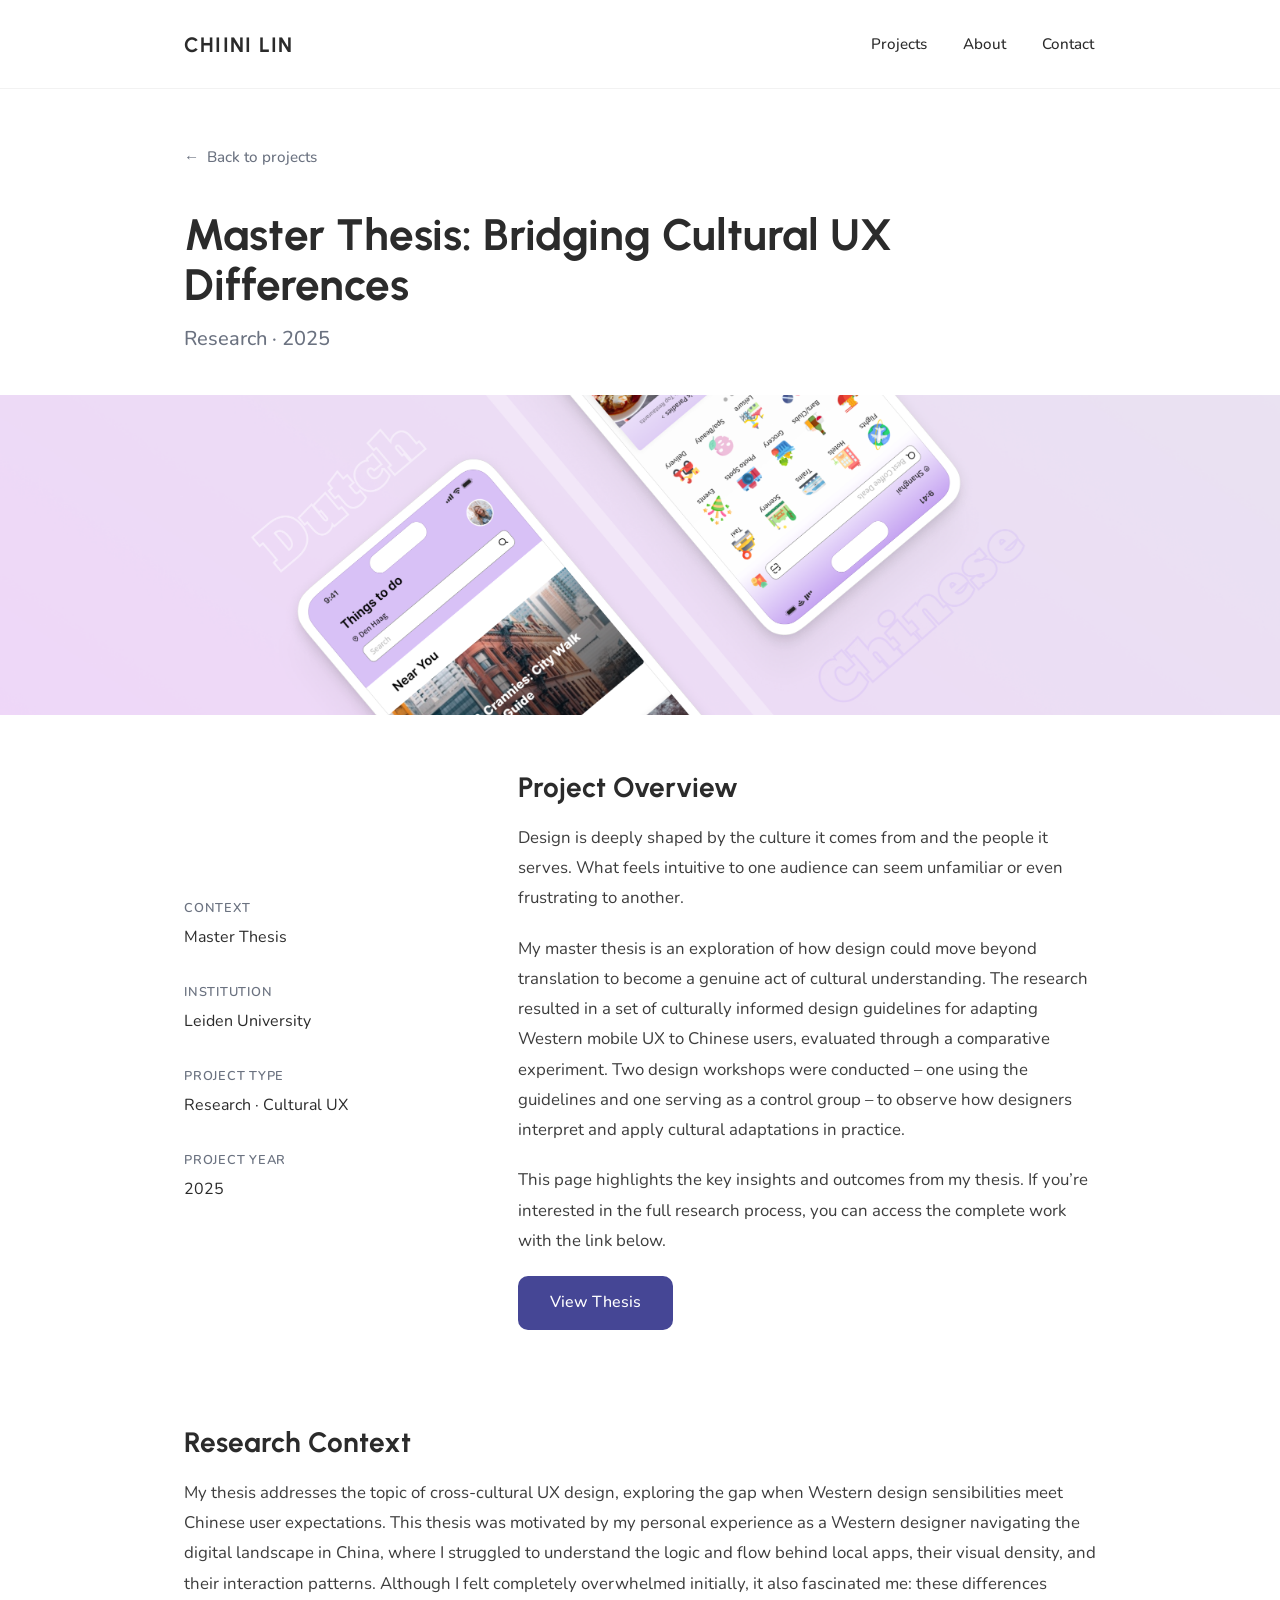
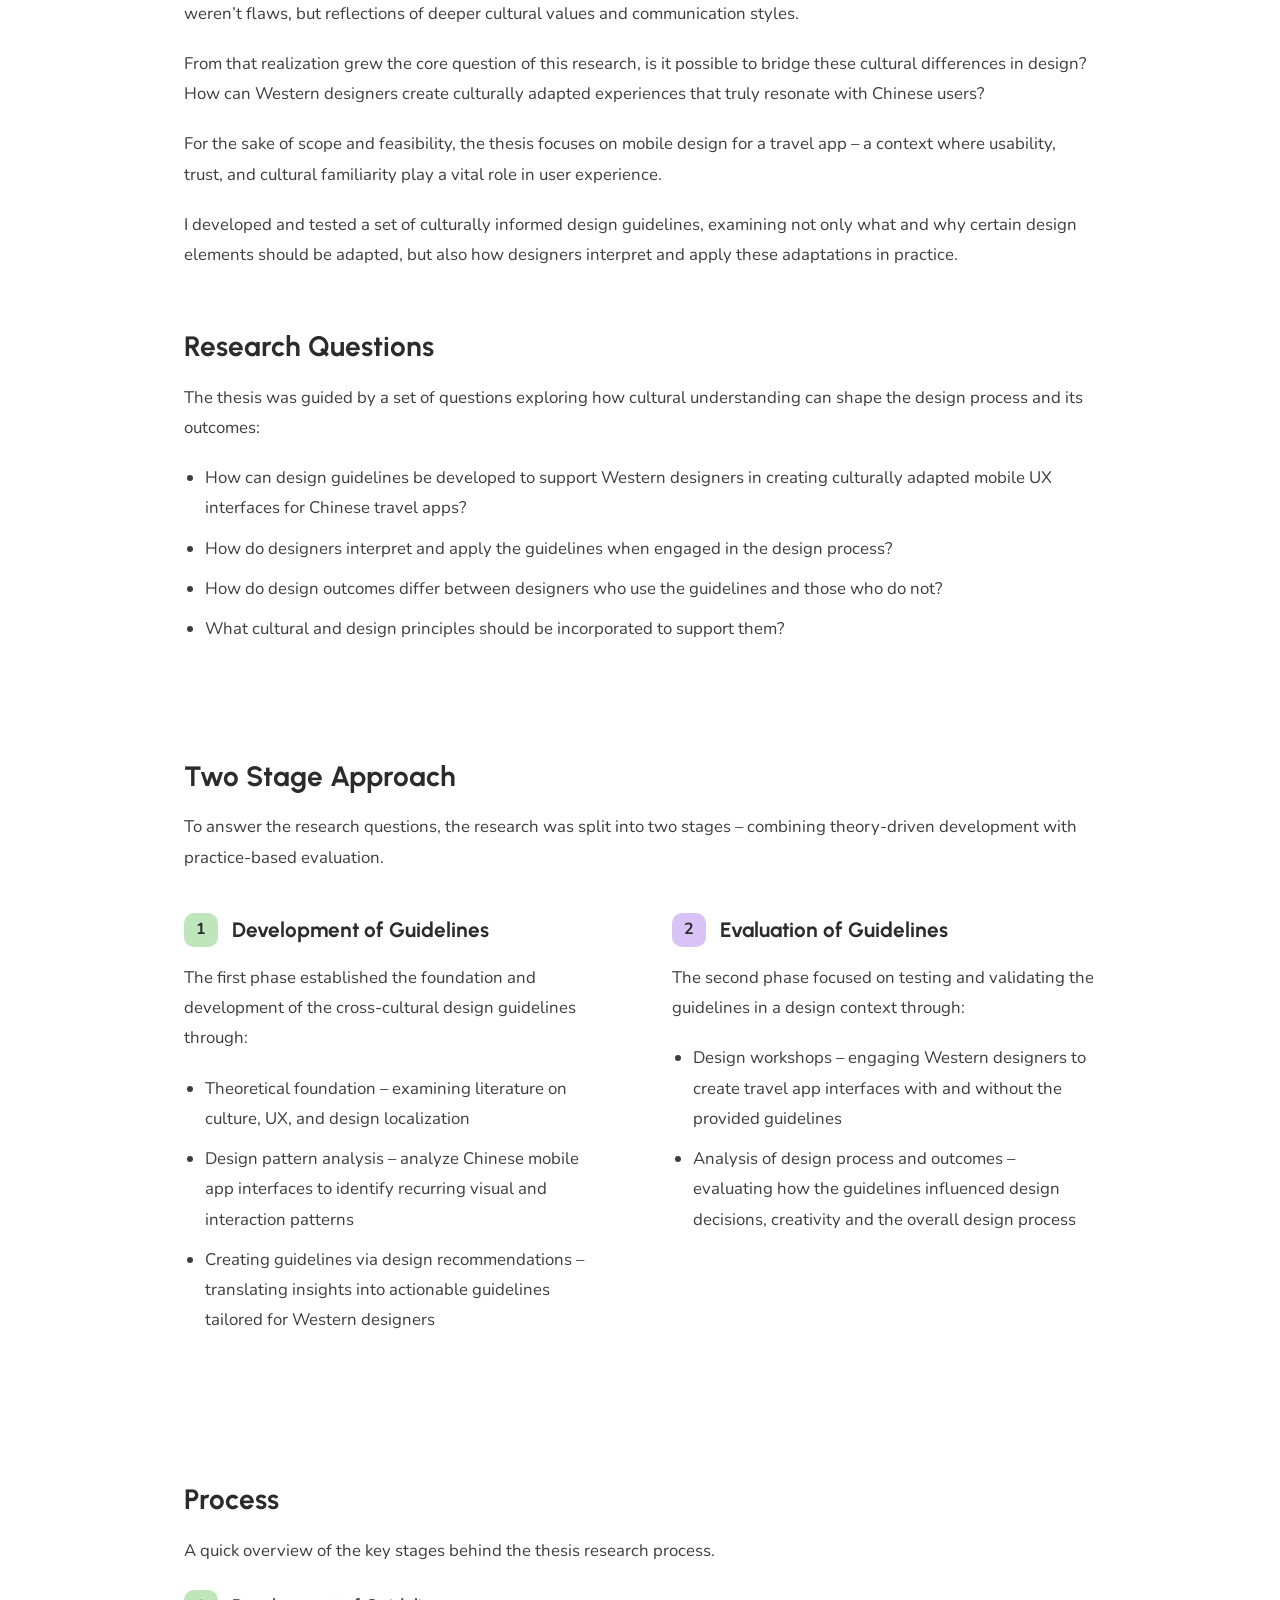
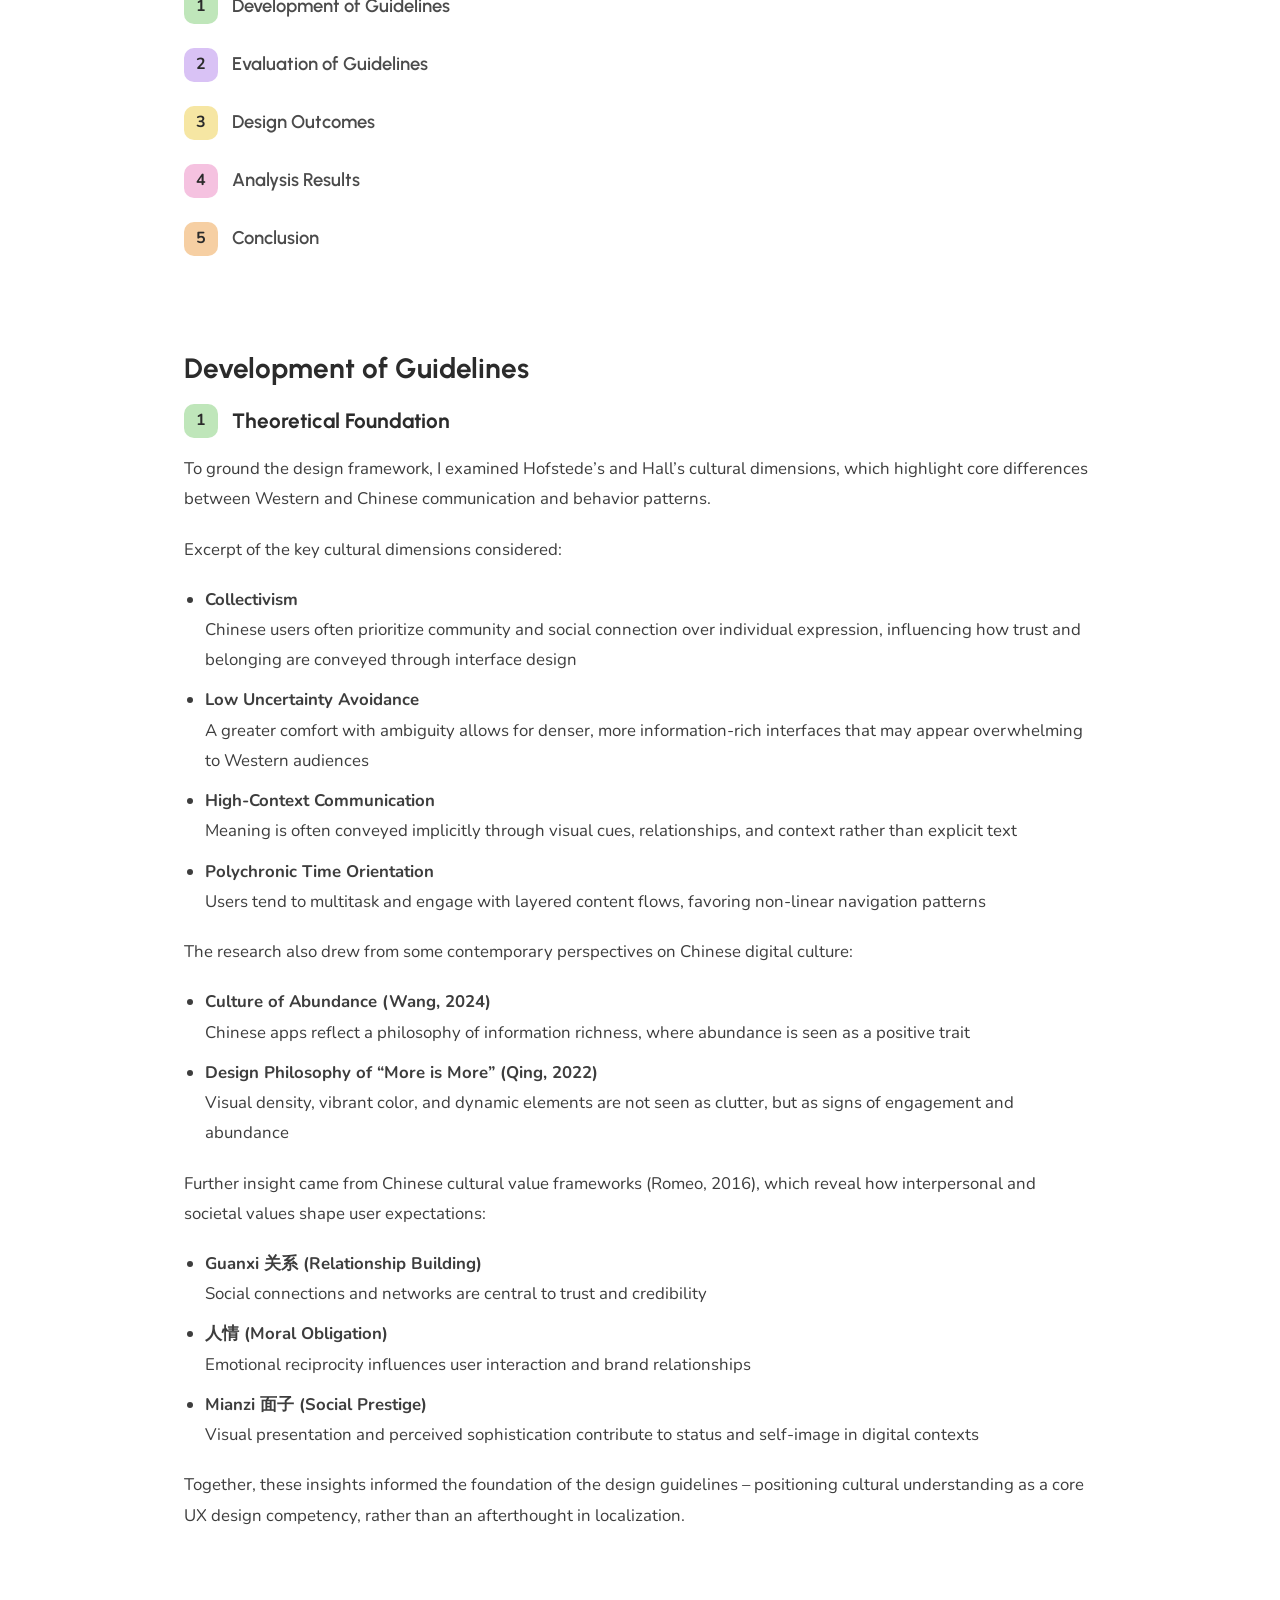
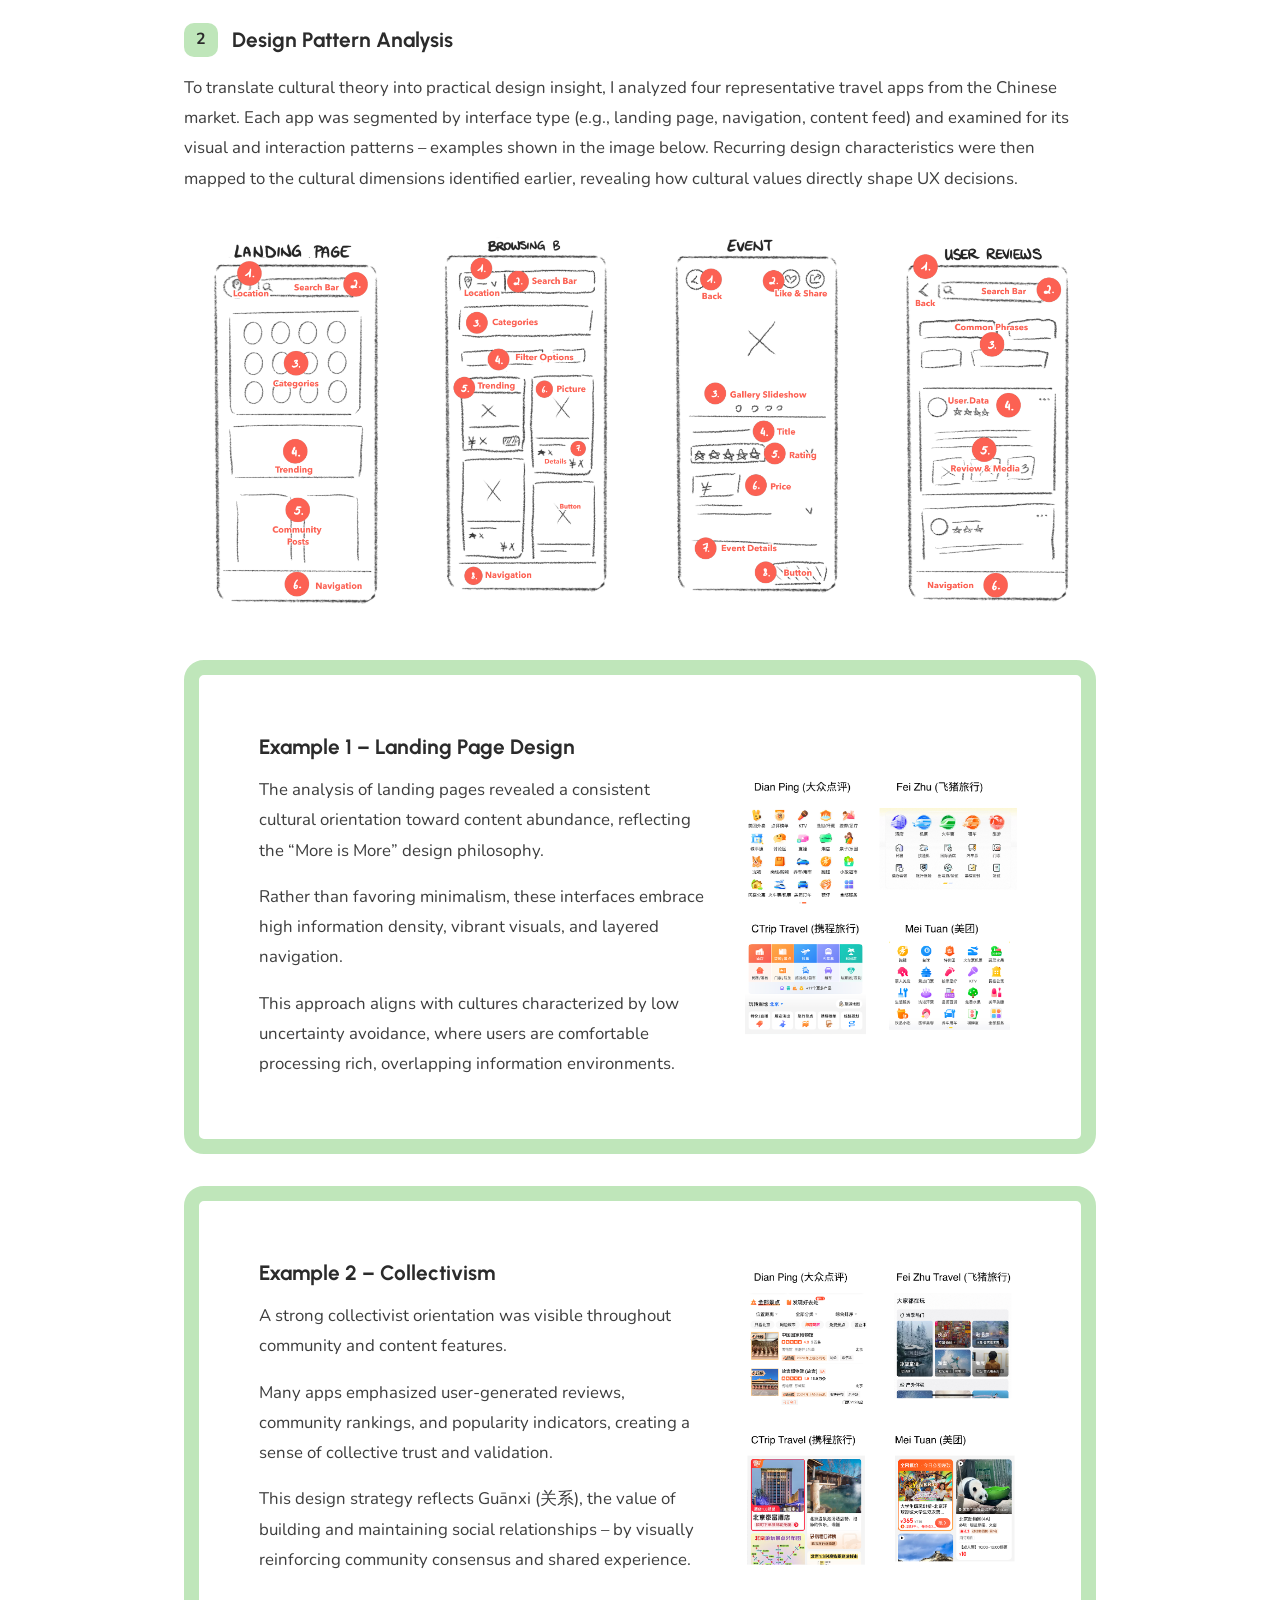
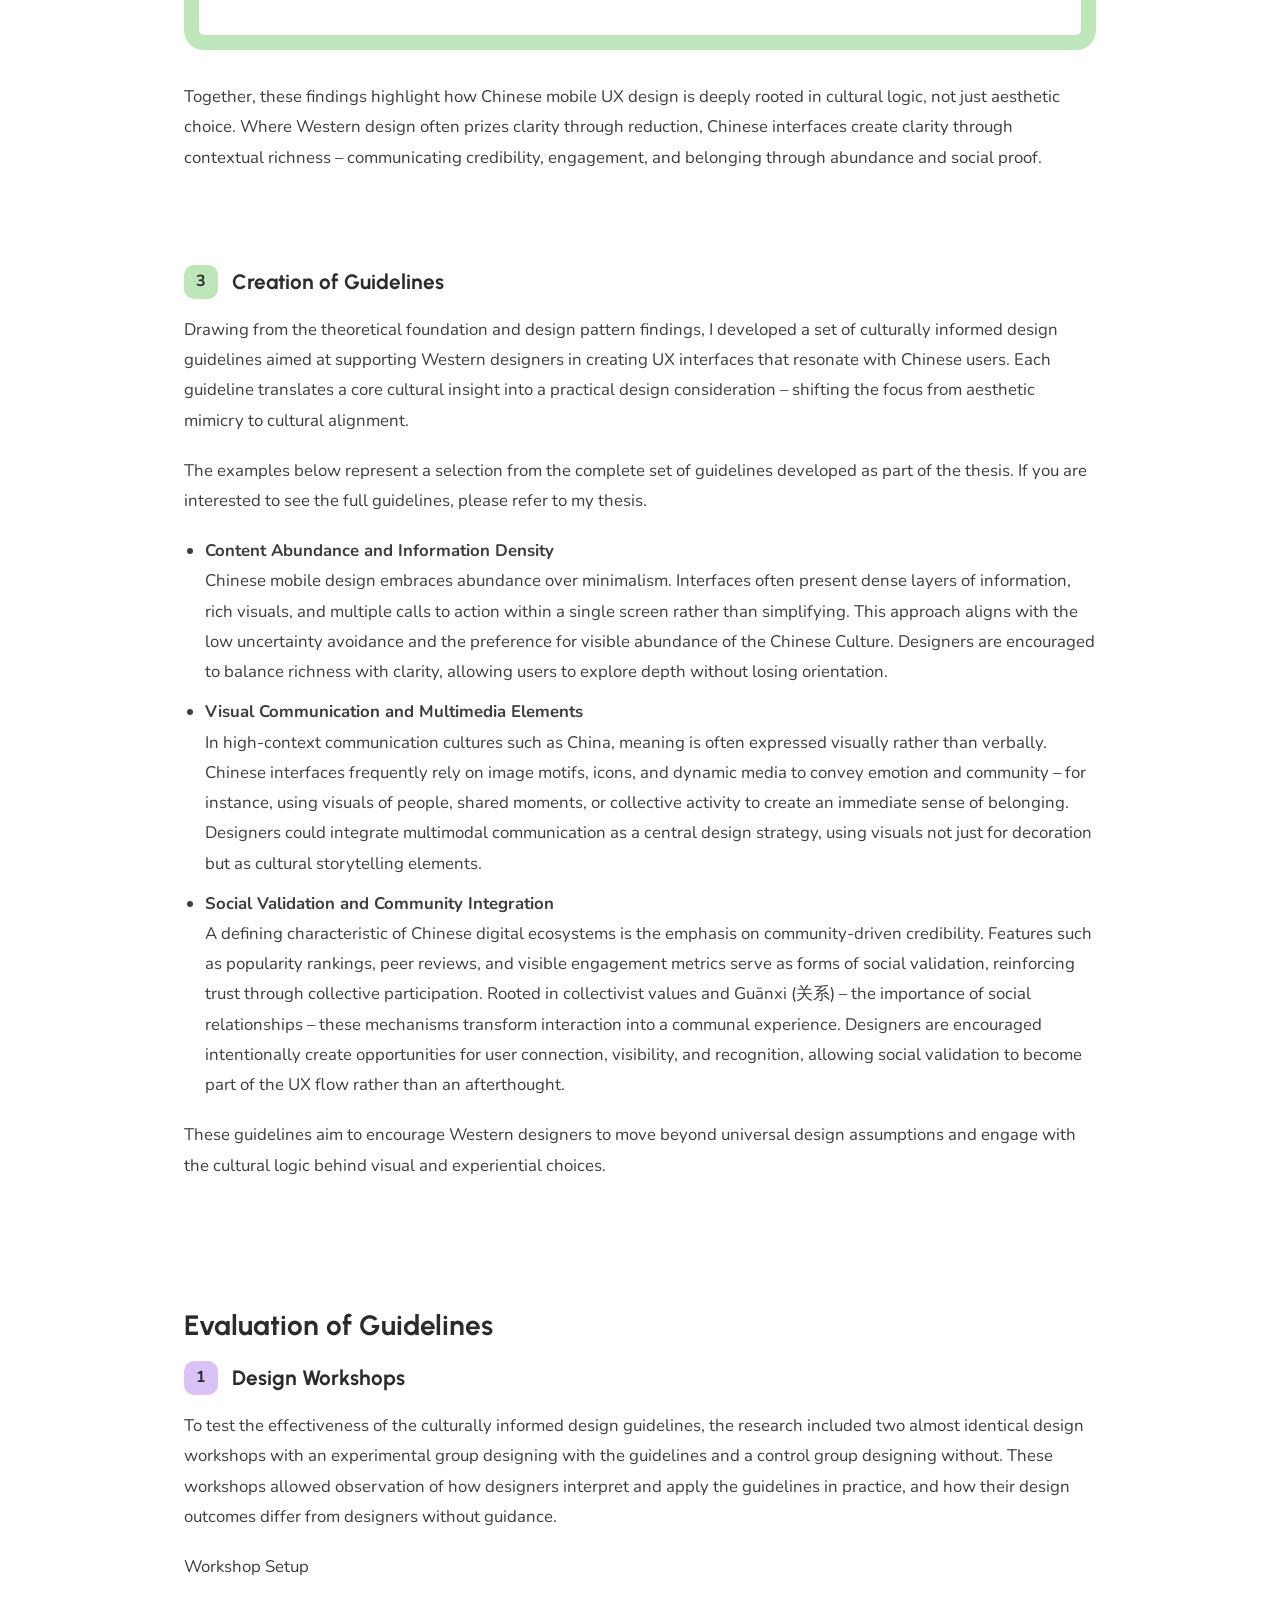
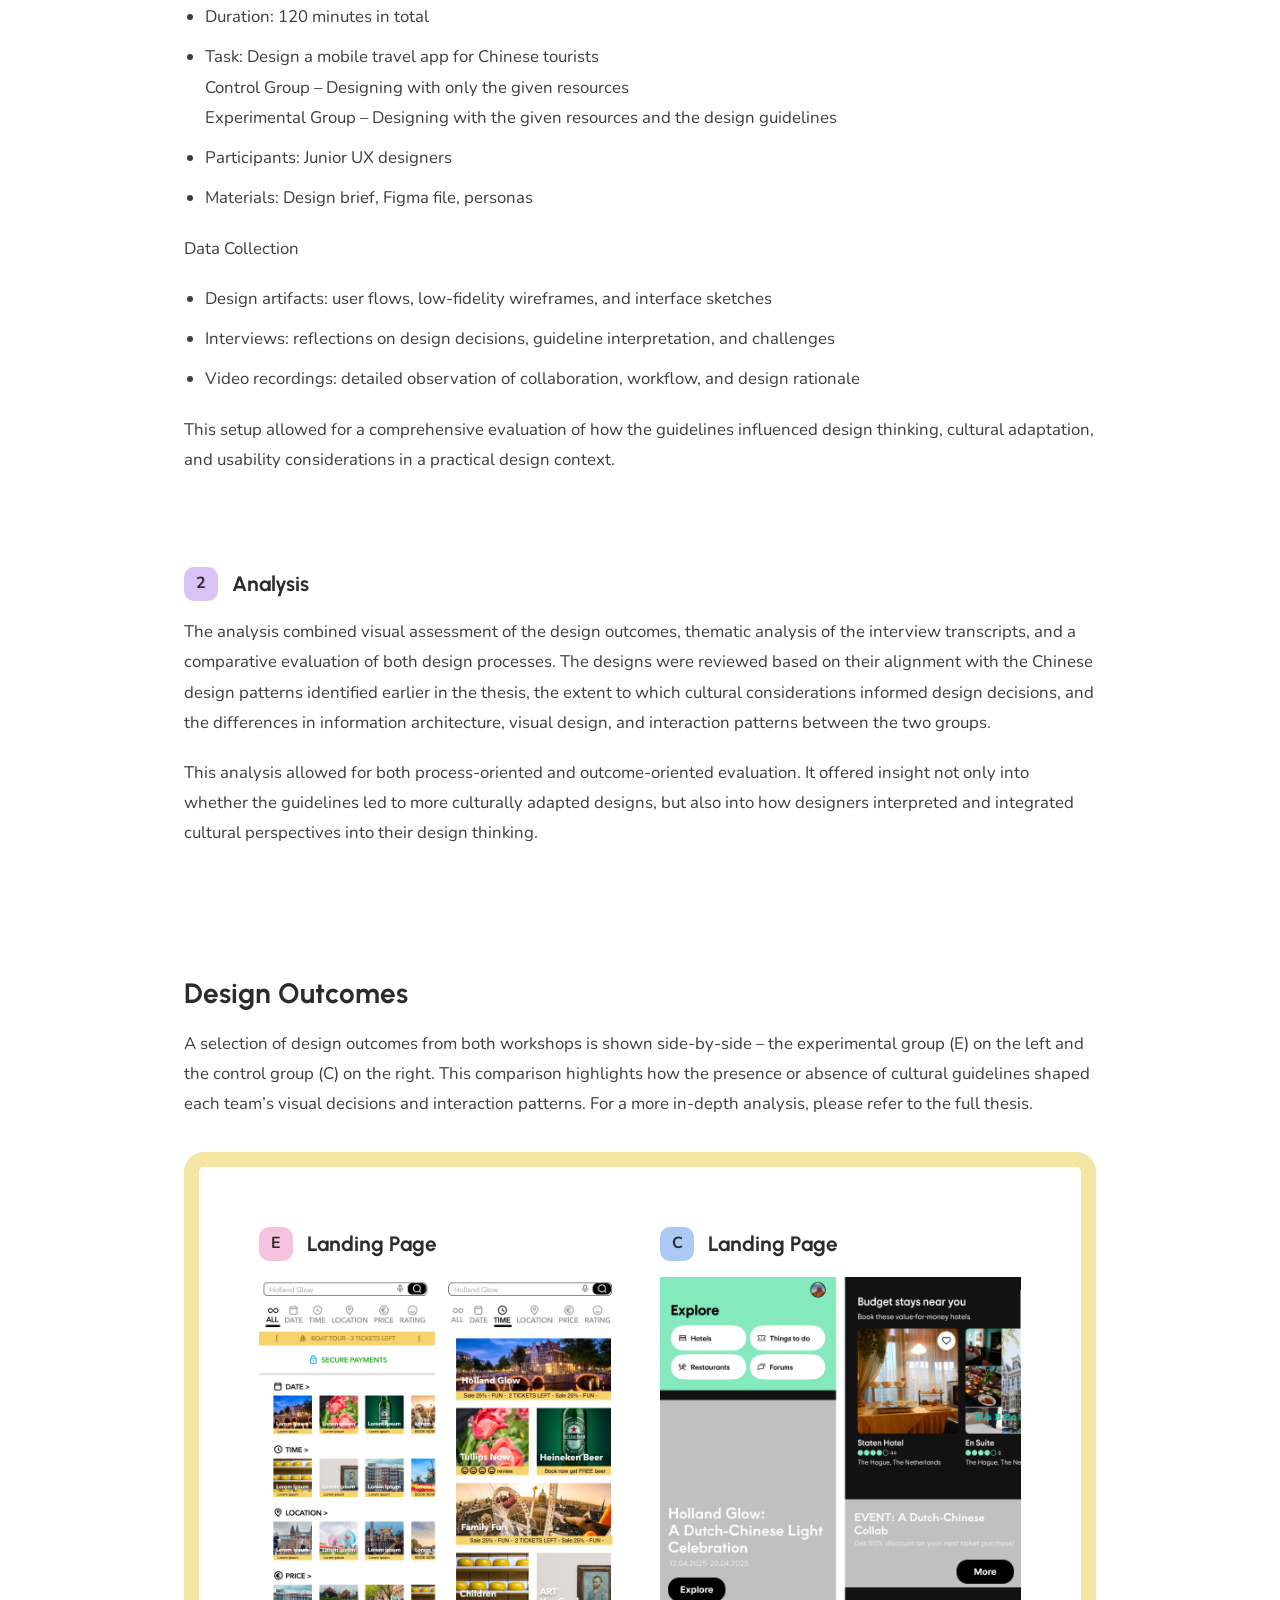
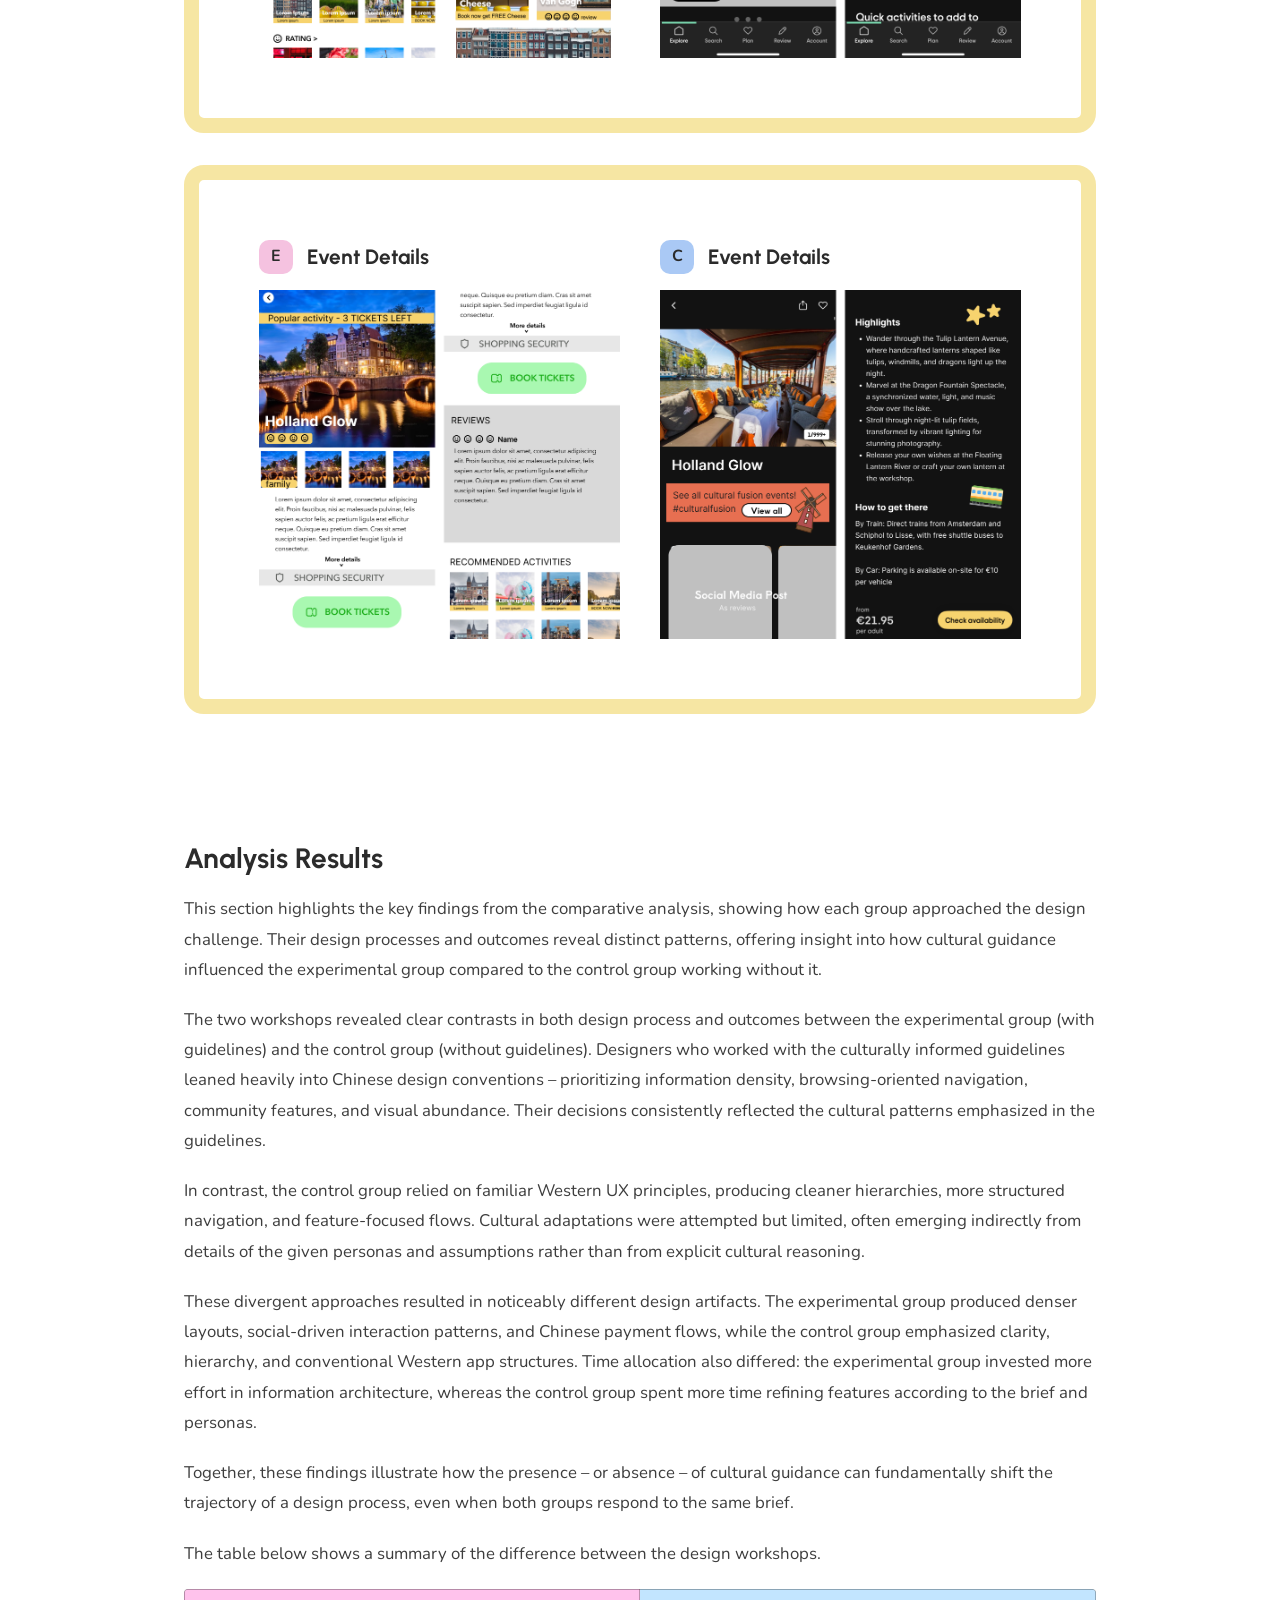
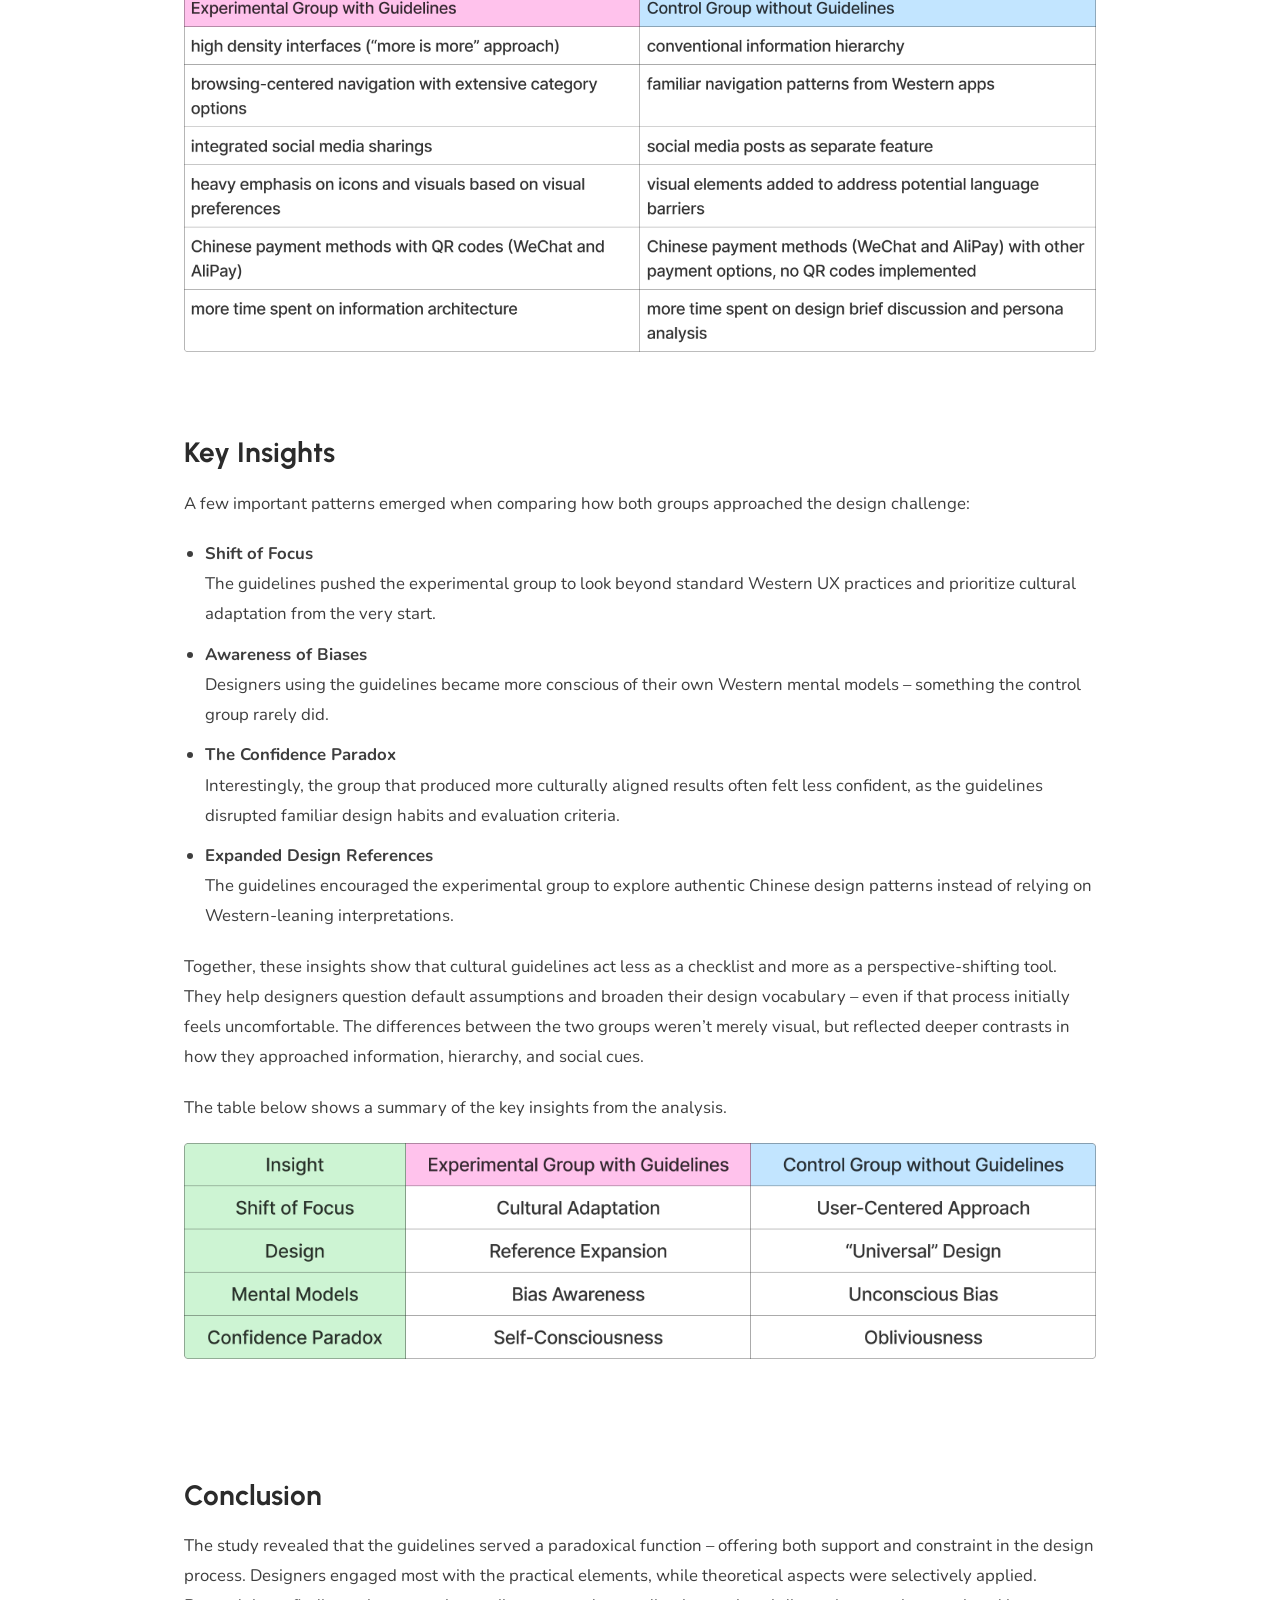
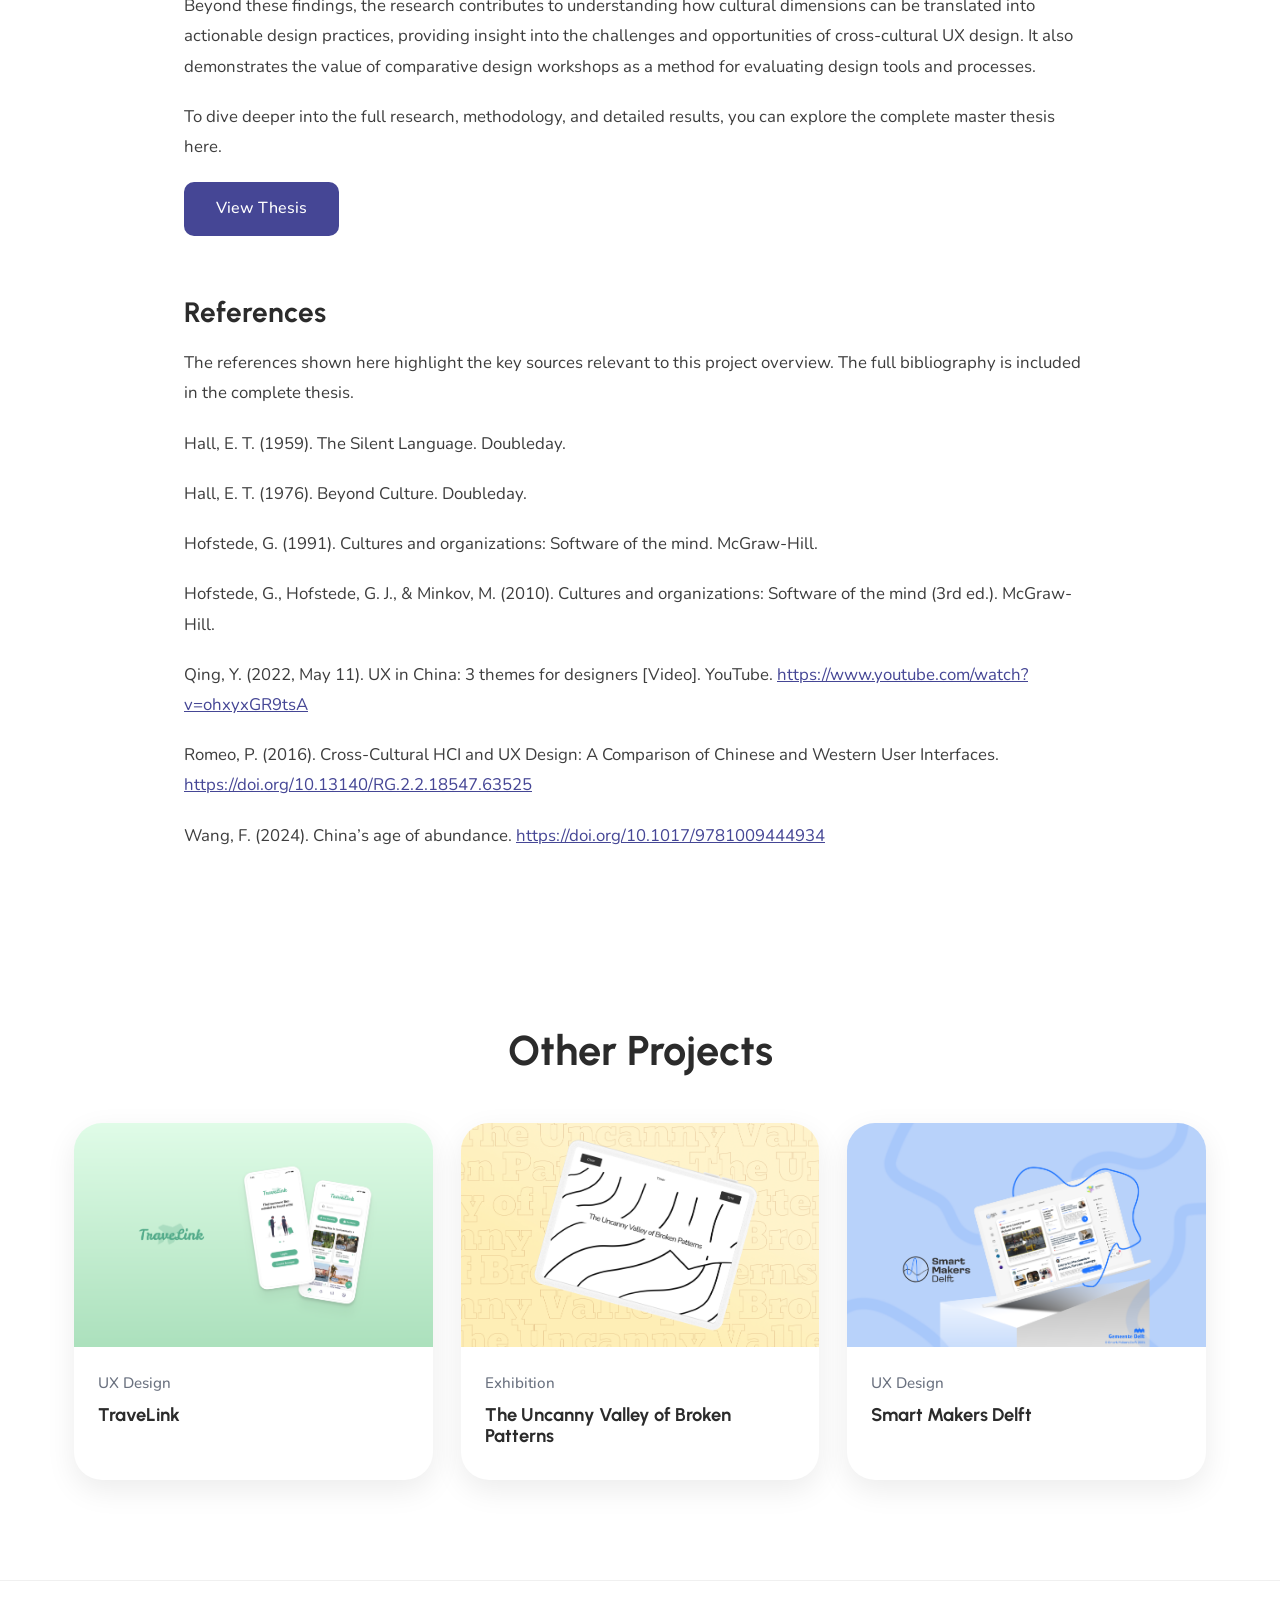
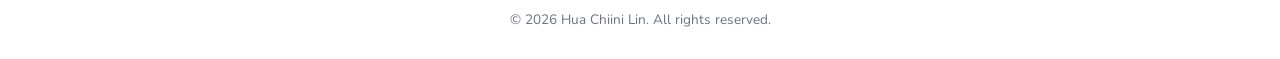
<file: thesis.html>
<!DOCTYPE html>
<html lang="en">
<head>
<meta charset="UTF-8">
<meta name="viewport" content="width=device-width, initial-scale=1.0">
<title>Master Thesis: Bridging Cultural UX Differences · Chiini Lin</title>
<meta name="description" content="A UX research case study bridging cultural differences in mobile design &ndash; developing and evaluating culturally informed design guidelines for adapting Western UX to Chinese users.">
<meta name="author" content="Hua Chiini Lin">
<meta name="theme-color" content="#454695">
<link rel="canonical" href="https://chiifolio.com/thesis.html">

<meta property="og:type" content="website">
<meta property="og:site_name" content="Chiini Lin">
<meta property="og:title" content="Master Thesis: Bridging Cultural UX Differences · Chiini Lin">
<meta property="og:description" content="A UX research case study bridging cultural differences in mobile design &ndash; developing and evaluating culturally informed design guidelines for adapting Western UX to Chinese users.">
<meta property="og:url" content="https://chiifolio.com/thesis.html">
<meta property="og:image" content="https://chiifolio.com/img/Hero/Thesis%20Big.png">

<meta name="twitter:card" content="summary_large_image">
<meta name="twitter:title" content="Master Thesis: Bridging Cultural UX Differences · Chiini Lin">
<meta name="twitter:description" content="A UX research case study bridging cultural differences in mobile design &ndash; developing and evaluating culturally informed design guidelines for adapting Western UX to Chinese users.">
<meta name="twitter:image" content="https://chiifolio.com/img/Hero/Thesis%20Big.png">

<link rel="preconnect" href="https://fonts.googleapis.com">
<link rel="preconnect" href="https://fonts.gstatic.com" crossorigin>
<link href="https://fonts.googleapis.com/css2?family=Urbanist:wght@600;700;800&family=Nunito:wght@400;500;600;700&display=swap" rel="stylesheet">
<link rel="icon" type="image/x-icon" href="img/Favicon/favicon.ico">
<link rel="icon" type="image/png" sizes="32x32" href="img/Favicon/favicon-32x32.png">
<link rel="icon" type="image/png" sizes="16x16" href="img/Favicon/favicon-16x16.png">
<link rel="apple-touch-icon" href="img/Favicon/apple-touch-icon.png">
<link rel="manifest" href="img/Favicon/site.webmanifest">
<link rel="stylesheet" href="css/style.css">
</head>
<body>

<a href="#top" class="skip-link">Skip to main content</a>

<header class="site-header">
  <div class="container header-inner">
    <a href="index.html" class="logo">Chiini Lin</a>
    <button class="nav-toggle" id="navToggle" aria-label="Toggle navigation" aria-expanded="false" aria-controls="siteNav">
      <span aria-hidden="true"></span><span aria-hidden="true"></span><span aria-hidden="true"></span>
    </button>
    <nav class="nav" id="siteNav" aria-label="Primary">
      <a href="index.html#projects">Projects</a>
      <a href="about.html">About</a>
      <a href="index.html#contact">Contact</a>
    </nav>
  </div>
</header>

<main id="top">
  <section class="project-hero">
    <div class="container">
      <a href="index.html#projects" class="back-link">
        <span aria-hidden="true">&larr;</span> Back to projects
      </a>

      <h1 class="project-hero-title">Master Thesis: Bridging Cultural UX Differences</h1>
      <p class="project-hero-meta">Research &middot; 2025</p>
    </div>

    <div class="project-hero-image">
      <img src="img/Hero/Thesis Big.png" alt="Master Thesis hero banner showing cultural UX research app screens" width="1600" height="1200" loading="eager" decoding="async">
    </div>

    <div class="container">
      <div class="project-overview-grid">
        <dl class="project-meta-list">
          <div class="meta-item">
            <dt>Context</dt>
            <dd>Master Thesis</dd>
          </div>
          <div class="meta-item">
            <dt>Institution</dt>
            <dd>Leiden University</dd>
          </div>
          <div class="meta-item">
            <dt>Project Type</dt>
            <dd>Research &middot; Cultural UX</dd>
          </div>
          <div class="meta-item">
            <dt>Project Year</dt>
            <dd>2025</dd>
          </div>
        </dl>

        <div class="project-overview">
          <h2>Project Overview</h2>
          <p>Design is deeply shaped by the culture it comes from and the people it serves. What feels intuitive to one audience can seem unfamiliar or even frustrating to another.</p>
          <p>My master thesis is an exploration of how design could move beyond translation to become a genuine act of cultural understanding. The research resulted in a set of culturally informed design guidelines for adapting Western mobile UX to Chinese users, evaluated through a comparative experiment. Two design workshops were conducted &ndash; one using the guidelines and one serving as a control group &ndash; to observe how designers interpret and apply cultural adaptations in practice.</p>
          <p>This page highlights the key insights and outcomes from my thesis. If you&rsquo;re interested in the full research process, you can access the complete work with the link below.</p>
          <a href="https://theses.liacs.nl/3229" class="btn" target="_blank">View Thesis</a>
        </div>
      </div>
    </div>
  </section>

  <section class="project-content">
    <div class="container">
      <div class="project-overview">
        <h2>Research Context</h2>
        <p>My thesis addresses the topic of cross-cultural UX design, exploring the gap when Western design sensibilities meet Chinese user expectations. This thesis was motivated by my personal experience as a Western designer navigating the digital landscape in China, where I struggled to understand the logic and flow behind local apps, their visual density, and their interaction patterns. Although I felt completely overwhelmed initially, it also fascinated me: these differences weren&rsquo;t flaws, but reflections of deeper cultural values and communication styles.</p>
        <p>From that realization grew the core question of this research, is it possible to bridge these cultural differences in design? How can Western designers create culturally adapted experiences that truly resonate with Chinese users?</p>
        <p>For the sake of scope and feasibility, the thesis focuses on mobile design for a travel app &ndash; a context where usability, trust, and cultural familiarity play a vital role in user experience.</p>
        <p>I developed and tested a set of culturally informed design guidelines, examining not only what and why certain design elements should be adapted, but also how designers interpret and apply these adaptations in practice.</p>
      </div>

      <div class="section-divider" aria-hidden="true"></div>

      <div class="project-overview">
        <h2>Research Questions</h2>
        <p>The thesis was guided by a set of questions exploring how cultural understanding can shape the design process and its outcomes:</p>
        <ul>
          <li>How can design guidelines be developed to support Western designers in creating culturally adapted mobile UX interfaces for Chinese travel apps?</li>
          <li>How do designers interpret and apply the guidelines when engaged in the design process?</li>
          <li>How do design outcomes differ between designers who use the guidelines and those who do not?</li>
          <li>What cultural and design principles should be incorporated to support them?</li>
        </ul>
      </div>
    </div>
  </section>

  <section class="project-content">
    <div class="container">
      <div class="project-overview">
        <h2>Two Stage Approach</h2>
        <p>To answer the research questions, the research was split into two stages &ndash; combining theory-driven development with practice-based evaluation.</p>

        <div class="stage-grid">
          <div class="insight-topic">
            <div class="topic-header">
              <span class="topic-num topic-num-1">1</span>
              <h3>Development of Guidelines</h3>
            </div>
            <p>The first phase established the foundation and development of the cross-cultural design guidelines through:</p>
            <ul>
              <li>Theoretical foundation &ndash; examining literature on culture, UX, and design localization</li>
              <li>Design pattern analysis &ndash; analyze Chinese mobile app interfaces to identify recurring visual and interaction patterns</li>
              <li>Creating guidelines via design recommendations &ndash; translating insights into actionable guidelines tailored for Western designers</li>
            </ul>
          </div>

          <div class="insight-topic">
            <div class="topic-header">
              <span class="topic-num topic-num-2">2</span>
              <h3>Evaluation of Guidelines</h3>
            </div>
            <p>The second phase focused on testing and validating the guidelines in a design context through:</p>
            <ul>
              <li>Design workshops &ndash; engaging Western designers to create travel app interfaces with and without the provided guidelines</li>
              <li>Analysis of design process and outcomes &ndash; evaluating how the guidelines influenced design decisions, creativity and the overall design process</li>
            </ul>
          </div>
        </div>
      </div>
    </div>
   </section>

  <section class="project-content">
    <div class="container">
      <div class="project-overview">
        <h2>Process</h2>
        <p>A quick overview of the key stages behind the thesis research process.</p>

        <div class="process-list">
          <a href="#development" class="process-step">
            <span class="topic-num topic-num-1">1</span>
            <h3>Development of Guidelines</h3>
          </a>
          <a href="#evaluation" class="process-step">
            <span class="topic-num topic-num-2">2</span>
            <h3>Evaluation of Guidelines</h3>
          </a>
          <a href="#design-outcomes" class="process-step">
            <span class="topic-num topic-num-yellow">3</span>
            <h3>Design Outcomes</h3>
          </a>
          <a href="#analysis" class="process-step">
            <span class="topic-num topic-num-pink">4</span>
            <h3>Analysis Results</h3>
          </a>
          <a href="#conclusion" class="process-step">
            <span class="topic-num topic-num-orange">5</span>
            <h3>Conclusion</h3>
          </a>
        </div>
      </div>
    </div>
  </section>

  <section class="project-content" id="development">
    <div class="container">
      <div class="project-overview">
        <h2>Development of Guidelines</h2>

        <div class="insight-topic">
          <div class="topic-header">
            <span class="topic-num topic-num-1">1</span>
            <h3>Theoretical Foundation</h3>
          </div>

          <p>To ground the design framework, I examined Hofstede&rsquo;s and Hall&rsquo;s cultural dimensions, which highlight core differences between Western and Chinese communication and behavior patterns.</p>
          <p>Excerpt of the key cultural dimensions considered:</p>
          <ul>
            <li><strong>Collectivism</strong><br>Chinese users often prioritize community and social connection over individual expression, influencing how trust and belonging are conveyed through interface design</li>
            <li><strong>Low Uncertainty Avoidance</strong><br>A greater comfort with ambiguity allows for denser, more information-rich interfaces that may appear overwhelming to Western audiences</li>
            <li><strong>High-Context Communication</strong><br>Meaning is often conveyed implicitly through visual cues, relationships, and context rather than explicit text</li>
            <li><strong>Polychronic Time Orientation</strong><br>Users tend to multitask and engage with layered content flows, favoring non-linear navigation patterns</li>
          </ul>
          <p>The research also drew from some contemporary perspectives on Chinese digital culture:</p>
          <ul>
            <li><strong>Culture of Abundance (Wang, 2024)</strong><br>Chinese apps reflect a philosophy of information richness, where abundance is seen as a positive trait</li>
            <li><strong>Design Philosophy of &ldquo;More is More&rdquo; (Qing, 2022)</strong><br>Visual density, vibrant color, and dynamic elements are not seen as clutter, but as signs of engagement and abundance</li>
          </ul>
          <p>Further insight came from Chinese cultural value frameworks (Romeo, 2016), which reveal how interpersonal and societal values shape user expectations:</p>
          <ul>
            <li><strong>Guanxi 关系 (Relationship Building)</strong><br>Social connections and networks are central to trust and credibility</li>
            <li><strong>人情 (Moral Obligation)</strong><br>Emotional reciprocity influences user interaction and brand relationships</li>
            <li><strong>Mianzi 面子 (Social Prestige)</strong><br>Visual presentation and perceived sophistication contribute to status and self-image in digital contexts</li>
          </ul>
          <p>Together, these insights informed the foundation of the design guidelines &ndash; positioning cultural understanding as a core UX design competency, rather than an afterthought in localization.</p>
        </div>

        <div class="section-divider" aria-hidden="true"></div>

        <div class="insight-topic">
          <div class="topic-header">
            <span class="topic-num topic-num-1">2</span>
            <h3>Design Pattern Analysis</h3>
          </div>

          <p>To translate cultural theory into practical design insight, I analyzed four representative travel apps from the Chinese market. Each app was segmented by interface type (e.g., landing page, navigation, content feed) and examined for its visual and interaction patterns &ndash; examples shown in the image below. Recurring design characteristics were then mapped to the cultural dimensions identified earlier, revealing how cultural values directly shape UX decisions.</p>
          <img class="concept-image" src="img/Thesis/Wireframes.png" alt="Four annotated wireframes &ndash; Landing Page, Browsing, Event, and User Reviews &ndash; each labeling key interface elements such as search bar, categories, gallery slideshow, rating, and navigation" width="3340" height="1518" loading="lazy" decoding="async">
          <div class="insight-box insight-box-green insight-box-split">
            <div class="insight-box-text">
              <h3>Example 1 &ndash; Landing Page Design</h3>
              <p>The analysis of landing pages revealed a consistent cultural orientation toward content abundance, reflecting the &ldquo;More is More&rdquo; design philosophy.</p>
              <p>Rather than favoring minimalism, these interfaces embrace high information density, vibrant visuals, and layered navigation.</p>
              <p>This approach aligns with cultures characterized by low uncertainty avoidance, where users are comfortable processing rich, overlapping information environments.</p>
            </div>
            <img src="img/Thesis/Categories%20Grid.png" alt="Category grids from four Chinese travel apps &ndash; Dian Ping, Fei Zhu, CTrip Travel, and Mei Tuan &ndash; each showing dense grids of colorful service icons" width="968" height="935" loading="lazy" decoding="async">
          </div>

          <div class="insight-box insight-box-green insight-box-split">
            <div class="insight-box-text">
              <h3>Example 2 &ndash; Collectivism</h3>
              <p>A strong collectivist orientation was visible throughout community and content features.</p>
              <p>Many apps emphasized user-generated reviews, community rankings, and popularity indicators, creating a sense of collective trust and validation.</p>
              <p>This design strategy reflects Guānxi (关系), the value of building and maintaining social relationships &ndash; by visually reinforcing community consensus and shared experience.</p>
            </div>
            <img src="img/Thesis/Trending Events.png" alt="Category grids from four Chinese travel apps &ndash; Dian Ping, Fei Zhu, CTrip Travel, and Mei Tuan &ndash; each showing community highlighting features" width="968" height="935" loading="lazy" decoding="async">
          </div>
          <p>Together, these findings highlight how Chinese mobile UX design is deeply rooted in cultural logic, not just aesthetic choice. Where Western design often prizes clarity through reduction, Chinese interfaces create clarity through contextual richness &ndash; communicating credibility, engagement, and belonging through abundance and social proof.</p>
        </div>

        <div class="section-divider" aria-hidden="true"></div>

        <div class="insight-topic">
          <div class="topic-header">
            <span class="topic-num topic-num-1">3</span>
            <h3>Creation of Guidelines</h3>
          </div>
          <p>Drawing from the theoretical foundation and design pattern findings, I developed a set of culturally informed design guidelines aimed at supporting Western designers in creating UX interfaces that resonate with Chinese users. Each guideline translates a core cultural insight into a practical design consideration &ndash; shifting the focus from aesthetic mimicry to cultural alignment.</p>
          <p>The examples below represent a selection from the complete set of guidelines developed as part of the thesis. If you are interested to see the full guidelines, please refer to my thesis.</p>
          <ul>
            <li><strong>Content Abundance and Information Density</strong><br>Chinese mobile design embraces abundance over minimalism. Interfaces often present dense layers of information, rich visuals, and multiple calls to action within a single screen rather than simplifying. This approach aligns with the low uncertainty avoidance and the preference for visible abundance of the Chinese Culture. Designers are encouraged to balance richness with clarity, allowing users to explore depth without losing orientation.</li>
            <li><strong>Visual Communication and Multimedia Elements</strong><br> In high-context communication cultures such as China, meaning is often expressed visually rather than verbally. Chinese interfaces frequently rely on image motifs, icons, and dynamic media to convey emotion and community &ndash; for instance, using visuals of people, shared moments, or collective activity to create an immediate sense of belonging. Designers could integrate multimodal communication as a central design strategy, using visuals not just for decoration but as cultural storytelling elements.</li>
            <li><strong>Social Validation and Community Integration</strong><br> A defining characteristic of Chinese digital ecosystems is the emphasis on community-driven credibility. Features such as popularity rankings, peer reviews, and visible engagement metrics serve as forms of social validation, reinforcing trust through collective participation. Rooted in collectivist values and Guānxi (关系) &ndash; the importance of social relationships &ndash; these mechanisms transform interaction into a communal experience. Designers are encouraged intentionally create opportunities for user connection, visibility, and recognition, allowing social validation to become part of the UX flow rather than an afterthought.</li>
          </ul>
          <p>These guidelines aim to encourage Western designers to move beyond universal design assumptions and engage with the cultural logic behind visual and experiential choices.</p>
        </div>

      </div>
    </div>
  </section>

  <section class="project-content" id="evaluation">
    <div class="container">
      <div class="project-overview">
        <h2>Evaluation of Guidelines</h2>

        <div class="insight-topic">
          <div class="topic-header">
            <span class="topic-num topic-num-2">1</span>
            <h3>Design Workshops</h3>
          </div>
          <p>To test the effectiveness of the culturally informed design guidelines, the research included two almost identical design workshops with an experimental group designing with the guidelines and a control group designing without. These workshops allowed observation of how designers interpret and apply the guidelines in practice, and how their design outcomes differ from designers without guidance.</p>
          <p>Workshop Setup</p>
          <ul>
            <li>Duration: 120 minutes in total</li>
            <li>Task: Design a mobile travel app for Chinese tourists<br>Control Group &ndash; Designing with only the given resources<br>Experimental Group &ndash; Designing with the given resources and the design guidelines</li>
            <li>Participants: Junior UX designers</li>
            <li>Materials: Design brief, Figma file, personas</li>
          </ul>
          <p>Data Collection</p>
          <ul>
            <li>Design artifacts: user flows, low-fidelity wireframes, and interface sketches</li>
            <li>Interviews: reflections on design decisions, guideline interpretation, and challenges</li>
            <li>Video recordings: detailed observation of collaboration, workflow, and design rationale</li>
          </ul>
          <p>This setup allowed for a comprehensive evaluation of how the guidelines influenced design thinking, cultural adaptation, and usability considerations in a practical design context.</p>
        </div>

        <div class="section-divider" aria-hidden="true"></div>

        <div class="insight-topic">
          <div class="topic-header">
            <span class="topic-num topic-num-2">2</span>
            <h3>Analysis</h3>
          </div>
          <p>The analysis combined visual assessment of the design outcomes, thematic analysis of the interview transcripts, and a comparative evaluation of both design processes. The designs were reviewed based on their alignment with the Chinese design patterns identified earlier in the thesis, the extent to which cultural considerations informed design decisions, and the differences in information architecture, visual design, and interaction patterns between the two groups.</p>
          <p>This analysis allowed for both process-oriented and outcome-oriented evaluation. It offered insight not only into whether the guidelines led to more culturally adapted designs, but also into how designers interpreted and integrated cultural perspectives into their design thinking.</p>
        </div>
      </div>
    </div>
  </section>

   <section class="project-content" id="design-outcomes">
    <div class="container">
      <div class="project-overview">
        <h2>Design Outcomes</h2>
        <p>A selection of design outcomes from both workshops is shown side-by-side &ndash; the experimental group (E) on the left and the control group (C) on the right. This comparison highlights how the presence or absence of cultural guidelines shaped each team&rsquo;s visual decisions and interaction patterns. For a more in-depth analysis, please refer to the full thesis.&zwj;</p>

        <div class="insight-box insight-box-yellow">
          <div class="example-compare">
            <div class="example-panel">
              <div class="topic-header">
                <span class="topic-num topic-num-pink">E</span>
                <h3>Landing Page</h3>
              </div>
              <img src="img/Thesis/Screens/LandingE.png" alt="Experimental group&rsquo;s landing page design, created using the given resources plus the cultural design guidelines" width="806" height="852" loading="lazy" decoding="async">
            </div>
            <div class="example-panel">
              <div class="topic-header">
                <span class="topic-num topic-num-3">C</span>
                <h3>Landing Page</h3>
              </div>
              <img src="img/Thesis/Screens/LandingC.png" alt="Control group&rsquo;s landing page design, created using only the given resources, without the cultural design guidelines" width="806" height="852" loading="lazy" decoding="async">
            </div>
          </div>
        </div>
        <div class="insight-box insight-box-yellow">
          <div class="example-compare">
            <div class="example-panel">
              <div class="topic-header">
                <span class="topic-num topic-num-pink">E</span>
                <h3>Event Details</h3>
              </div>
              <img src="img/Thesis/Screens/EventE.png" alt="Experimental group&rsquo;s event details page design, created using the given resources plus the cultural design guidelines" width="806" height="852" loading="lazy" decoding="async">
            </div>
            <div class="example-panel">
              <div class="topic-header">
                <span class="topic-num topic-num-3">C</span>
                <h3>Event Details</h3>
              </div>
              <img src="img/Thesis/Screens/EventC.png" alt="Control group&rsquo;s event details page design, created using only the given resources, without the cultural design guidelines" width="806" height="852" loading="lazy" decoding="async">
            </div>
          </div>
        </div>
      </div>
    </div>
  </section>

  <section class="project-content" id="analysis">
    <div class="container">
      <div class="project-overview">
        <h2>Analysis Results</h2>
        <p>This section highlights the key findings from the comparative analysis, showing how each group approached the design challenge. Their design processes and outcomes reveal distinct patterns, offering insight into how cultural guidance influenced the experimental group compared to the control group working without it.</p>
        <p>The two workshops revealed clear contrasts in both design process and outcomes between the experimental group (with guidelines) and the control group (without guidelines). Designers who worked with the culturally informed guidelines leaned heavily into Chinese design conventions &ndash; prioritizing information density, browsing-oriented navigation, community features, and visual abundance. Their decisions consistently reflected the cultural patterns emphasized in the guidelines.</p>
        <p>In contrast, the control group relied on familiar Western UX principles, producing cleaner hierarchies, more structured navigation, and feature-focused flows. Cultural adaptations were attempted but limited, often emerging indirectly from details of the given personas and assumptions rather than from explicit cultural reasoning.</p>
        <p>These divergent approaches resulted in noticeably different design artifacts. The experimental group produced denser layouts, social-driven interaction patterns, and Chinese payment flows, while the control group emphasized clarity, hierarchy, and conventional Western app structures. Time allocation also differed: the experimental group invested more effort in information architecture, whereas the control group spent more time refining features according to the brief and personas.</p>
        <p>Together, these findings illustrate how the presence &ndash; or absence &ndash; of cultural guidance can fundamentally shift the trajectory of a design process, even when both groups respond to the same brief.</p>
        <p>The table below shows a summary of the difference between the design workshops.</p>
        <img src="img/Thesis/Key Differences.png" alt="Table summarizing key differences between the experimental group and control group design workshops" class="concept-image concept-image-flat" width="2688" height="1072" loading="lazy" decoding="async">
      </div>

      <div class="section-divider" aria-hidden="true"></div>

      <div class="project-overview">
        <h2>Key Insights</h2>
        <p>A few important patterns emerged when comparing how both groups approached the design challenge:</p>
        <ul>
          <li><strong>Shift of Focus</strong><br>The guidelines pushed the experimental group to look beyond standard Western UX practices and prioritize cultural adaptation from the very start.</li>
          <li><strong>Awareness of Biases</strong><br> Designers using the guidelines became more conscious of their own Western mental models &ndash; something the control group rarely did.</li>
          <li><strong>The Confidence Paradox</strong><br> Interestingly, the group that produced more culturally aligned results often felt less confident, as the guidelines disrupted familiar design habits and evaluation criteria.</li>
          <li><strong>Expanded Design References</strong><br>The guidelines encouraged the experimental group to explore authentic Chinese design patterns instead of relying on Western-leaning interpretations.</li>
        </ul>
        <p>Together, these insights show that cultural guidelines act less as a checklist and more as a perspective-shifting tool. They help designers question default assumptions and broaden their design vocabulary &ndash; even if that process initially feels uncomfortable. The differences between the two groups weren&rsquo;t merely visual, but reflected deeper contrasts in how they approached information, hierarchy, and social cues.</p>
        <p>The table below shows a summary of the key insights from the analysis.</p>
        <img src="img/Thesis/Insights.png" alt="Table summarizing the key insights from the analysis" class="concept-image concept-image-flat" width="2368" height="560" loading="lazy" decoding="async">
      </div>
    </div>
  </section>

  <section class="project-content" id="conclusion">
    <div class="container">
      <div class="project-overview">
        <h2>Conclusion</h2>
        <p>The study revealed that the guidelines served a paradoxical function &ndash; offering both support and constraint in the design process. Designers engaged most with the practical elements, while theoretical aspects were selectively applied. Beyond these findings, the research contributes to understanding how cultural dimensions can be translated into actionable design practices, providing insight into the challenges and opportunities of cross-cultural UX design. It also demonstrates the value of comparative design workshops as a method for evaluating design tools and processes.</p>
        <p>To dive deeper into the full research, methodology, and detailed results, you can explore the complete master thesis here.</p>
        <a href="https://theses.liacs.nl/3229" class="btn" target="_blank">View Thesis</a>
      </div>

      <div class="section-divider" aria-hidden="true"></div>

      <div class="project-overview">
        <h2>References</h2>
        <p>The references shown here highlight the key sources relevant to this project overview. The full bibliography is included in the complete thesis.</p>
        <p>Hall, E. T. (1959). The Silent Language. Doubleday.</p>
        <p>Hall, E. T. (1976). Beyond Culture. Doubleday.</p>
        <p>Hofstede, G. (1991). Cultures and organizations: Software of the mind. McGraw-Hill.</p>
        <p>Hofstede, G., Hofstede, G. J., &amp; Minkov, M. (2010). Cultures and organizations: Software of the mind (3rd ed.). McGraw-Hill.</p>
        <p>Qing, Y. (2022, May 11). UX in China: 3 themes for designers [Video]. YouTube. <a href="https://www.youtube.com/watch?v=ohxyxGR9tsA" target="_blank" rel="noopener">https://www.youtube.com/watch?v=ohxyxGR9tsA</a></p>
        <p>Romeo, P. (2016). Cross-Cultural HCI and UX Design: A Comparison of Chinese and Western User Interfaces. <a href="https://doi.org/10.13140/RG.2.2.18547.63525" target="_blank" rel="noopener">https://doi.org/10.13140/RG.2.2.18547.63525</a></p>
        <p>Wang, F. (2024). China&rsquo;s age of abundance. <a href="https://doi.org/10.1017/9781009444934" target="_blank" rel="noopener">https://doi.org/10.1017/9781009444934</a></p>
      </div>
    </div>
  </section>

  <section class="other-projects">
    <div class="container-wide">
      <h2 class="section-title">Other Projects</h2>
      <div class="other-projects-grid">

        <div class="project-card-wrap">
          <div class="card-glow glow-travelink" aria-hidden="true"></div>
          <a href="travelink.html" class="other-project-card">
            <div class="other-project-image">
              <img src="img/Hero/TraveLink%20Hero.png" alt="" width="3276" height="1971" loading="lazy" decoding="async">
            </div>
            <div class="other-project-info">
              <p class="project-meta">UX Design</p>
              <h3>TraveLink</h3>
            </div>
          </a>
        </div>

        <div class="project-card-wrap">
          <div class="card-glow glow-uncanny" aria-hidden="true"></div>
          <a href="uncanny.html" class="other-project-card">
            <div class="other-project-image">
              <img src="img/Hero/Uncanny%20Hero.jpg" alt="" width="3615" height="2160" loading="lazy" decoding="async">
            </div>
            <div class="other-project-info">
              <p class="project-meta">Exhibition</p>
              <h3>The Uncanny Valley of Broken Patterns</h3>
            </div>
          </a>
        </div>

        <div class="project-card-wrap">
          <div class="card-glow glow-makers" aria-hidden="true"></div>
          <a href="smart-makers-delft.html" class="other-project-card">
            <div class="other-project-image">
              <img src="img/Hero/Smart%20Makers%20Hero.png" alt="" width="3276" height="1971" loading="lazy" decoding="async">
            </div>
            <div class="other-project-info">
              <p class="project-meta">UX Design</p>
              <h3>Smart Makers Delft</h3>
            </div>
          </a>
        </div>

      </div>
    </div>
  </section>

</main>

<footer class="site-footer">
  <div class="container">
    <p>&copy; 2026 Hua Chiini Lin. All rights reserved.</p>
  </div>
</footer>

<script src="js/script.js"></script>
</body>
</html>
</file>
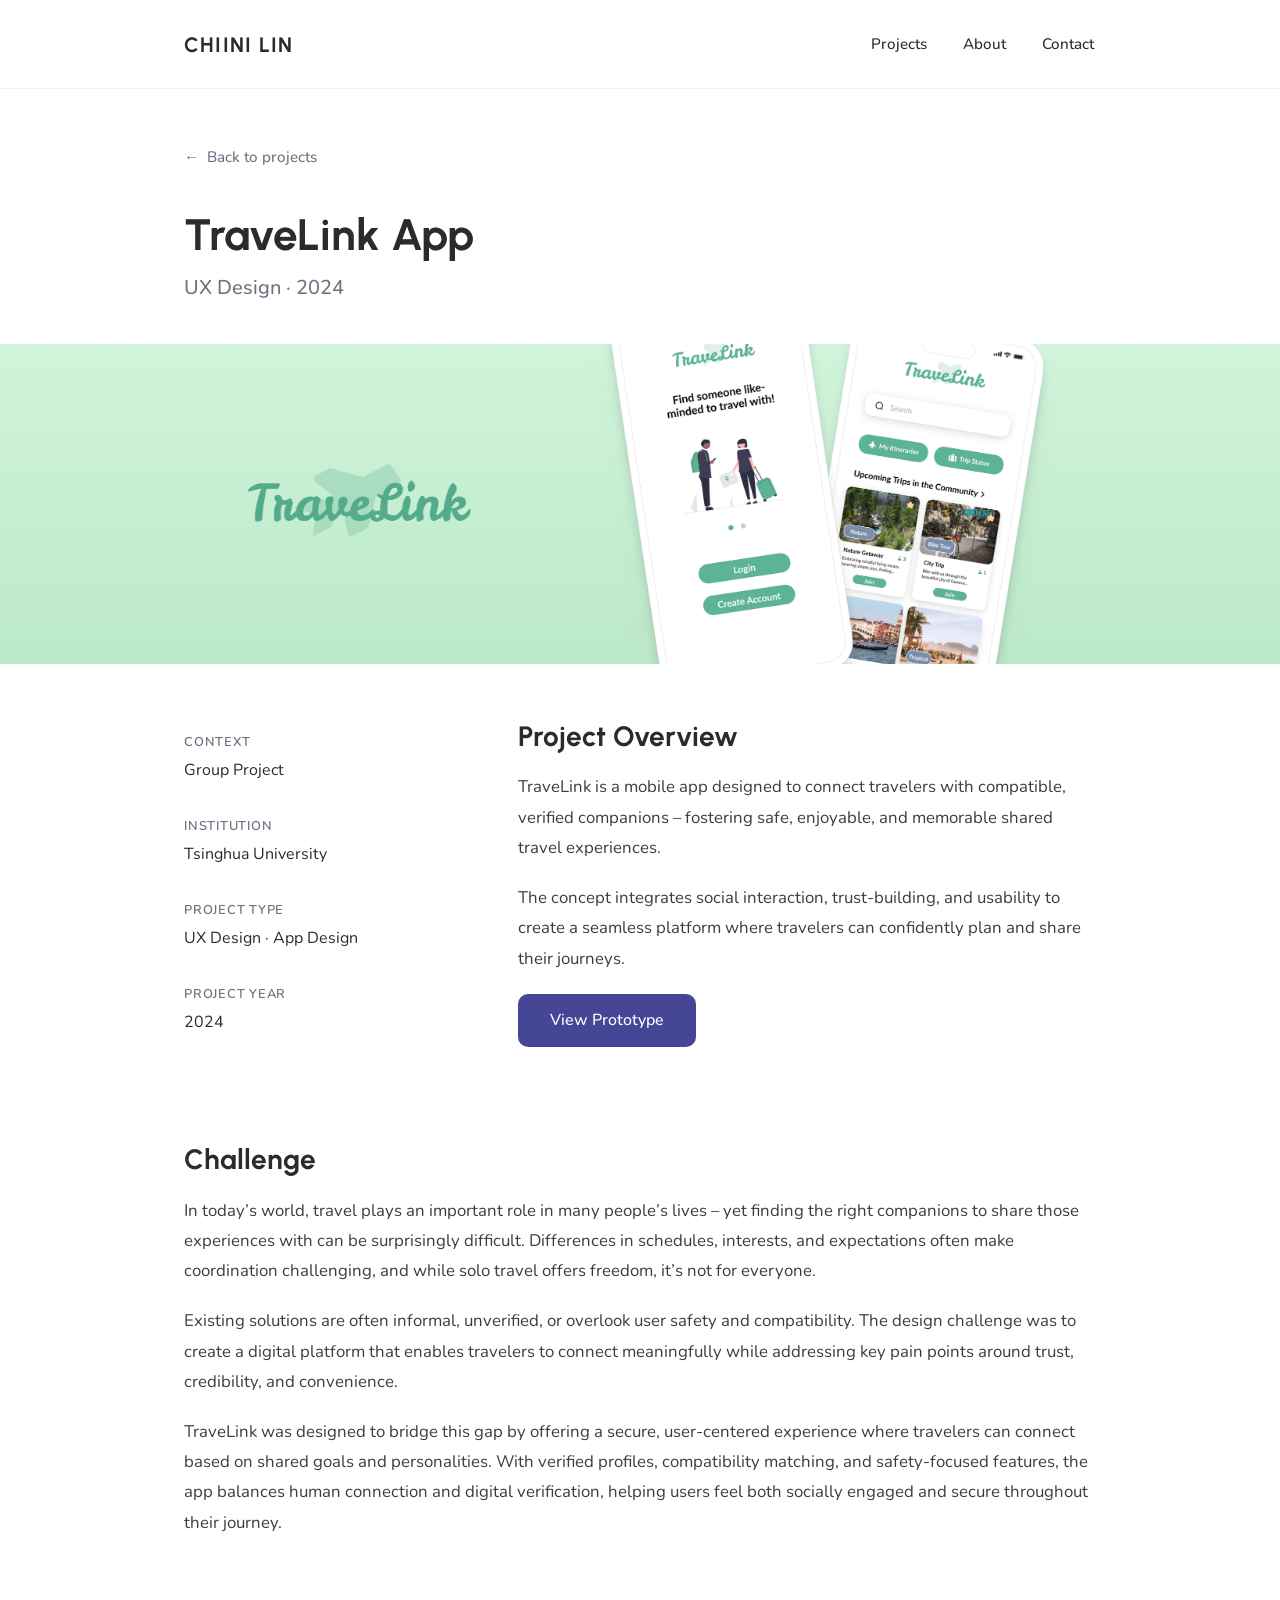
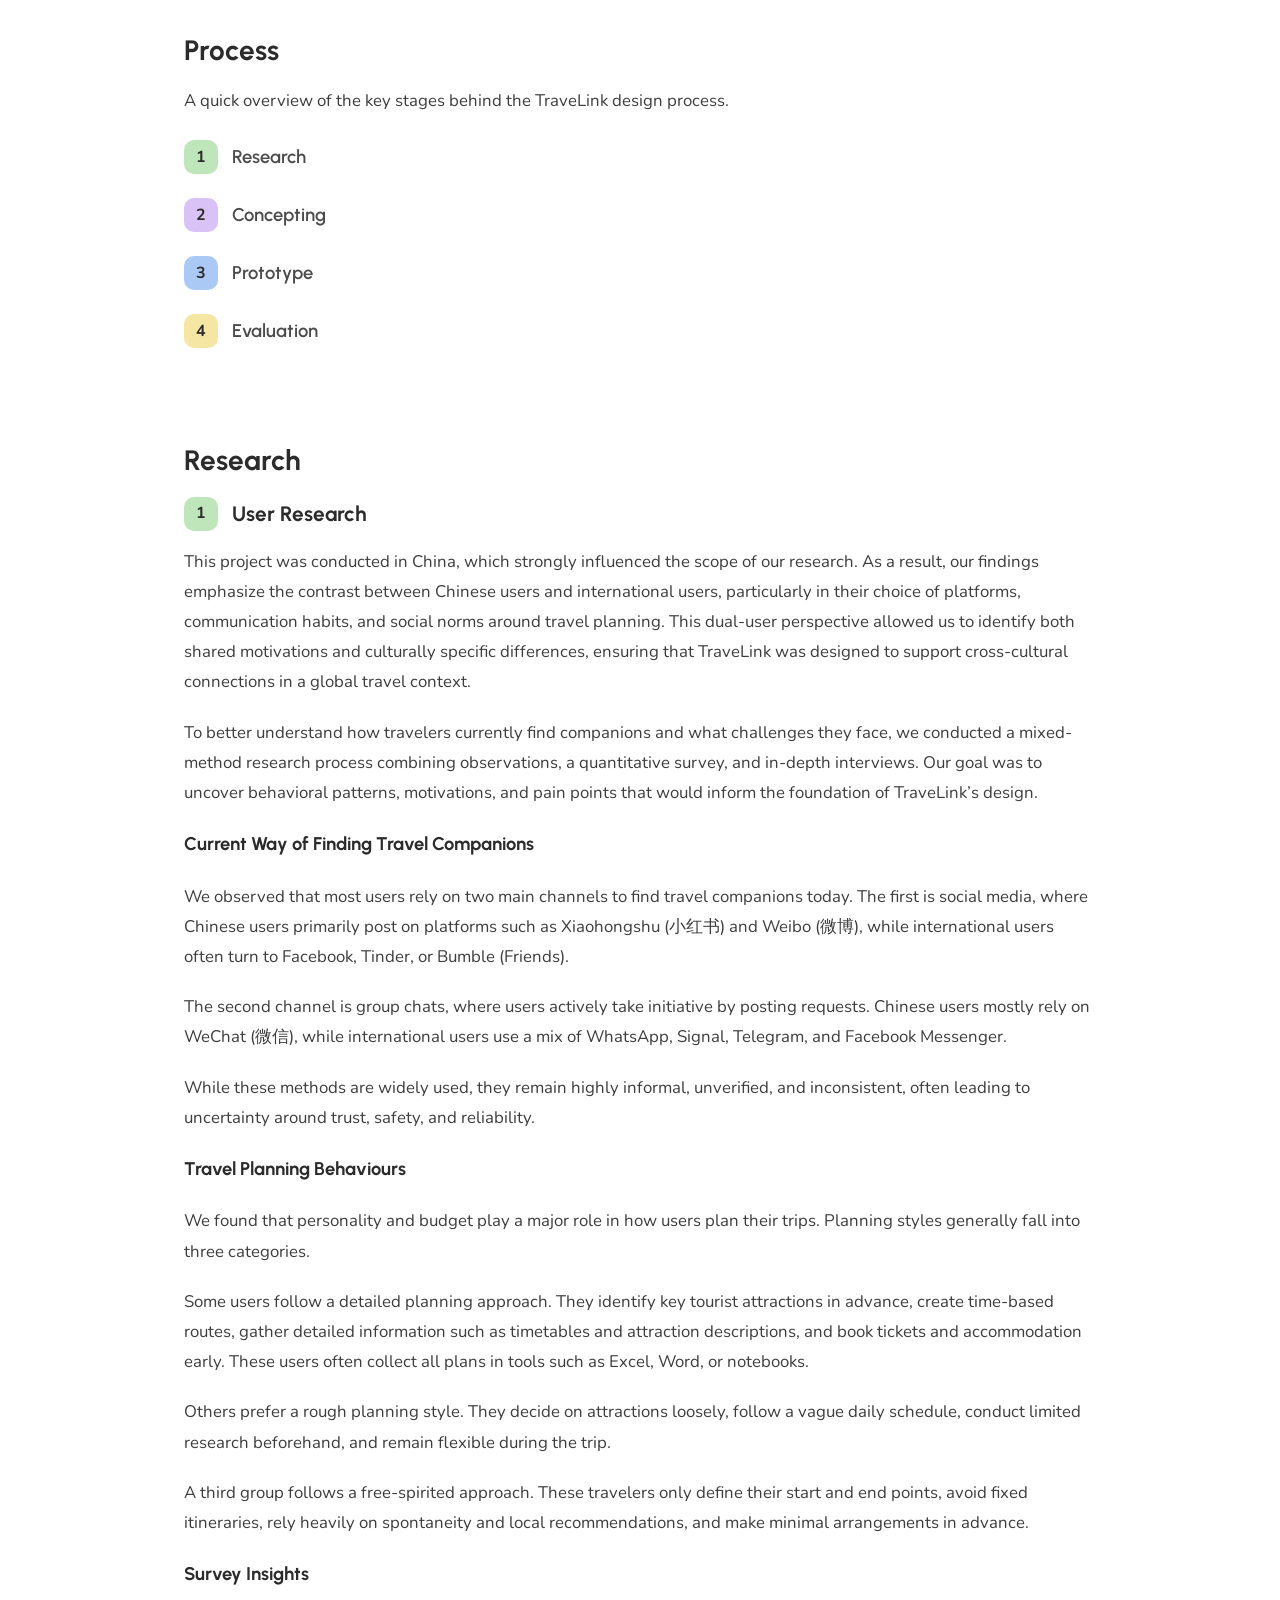
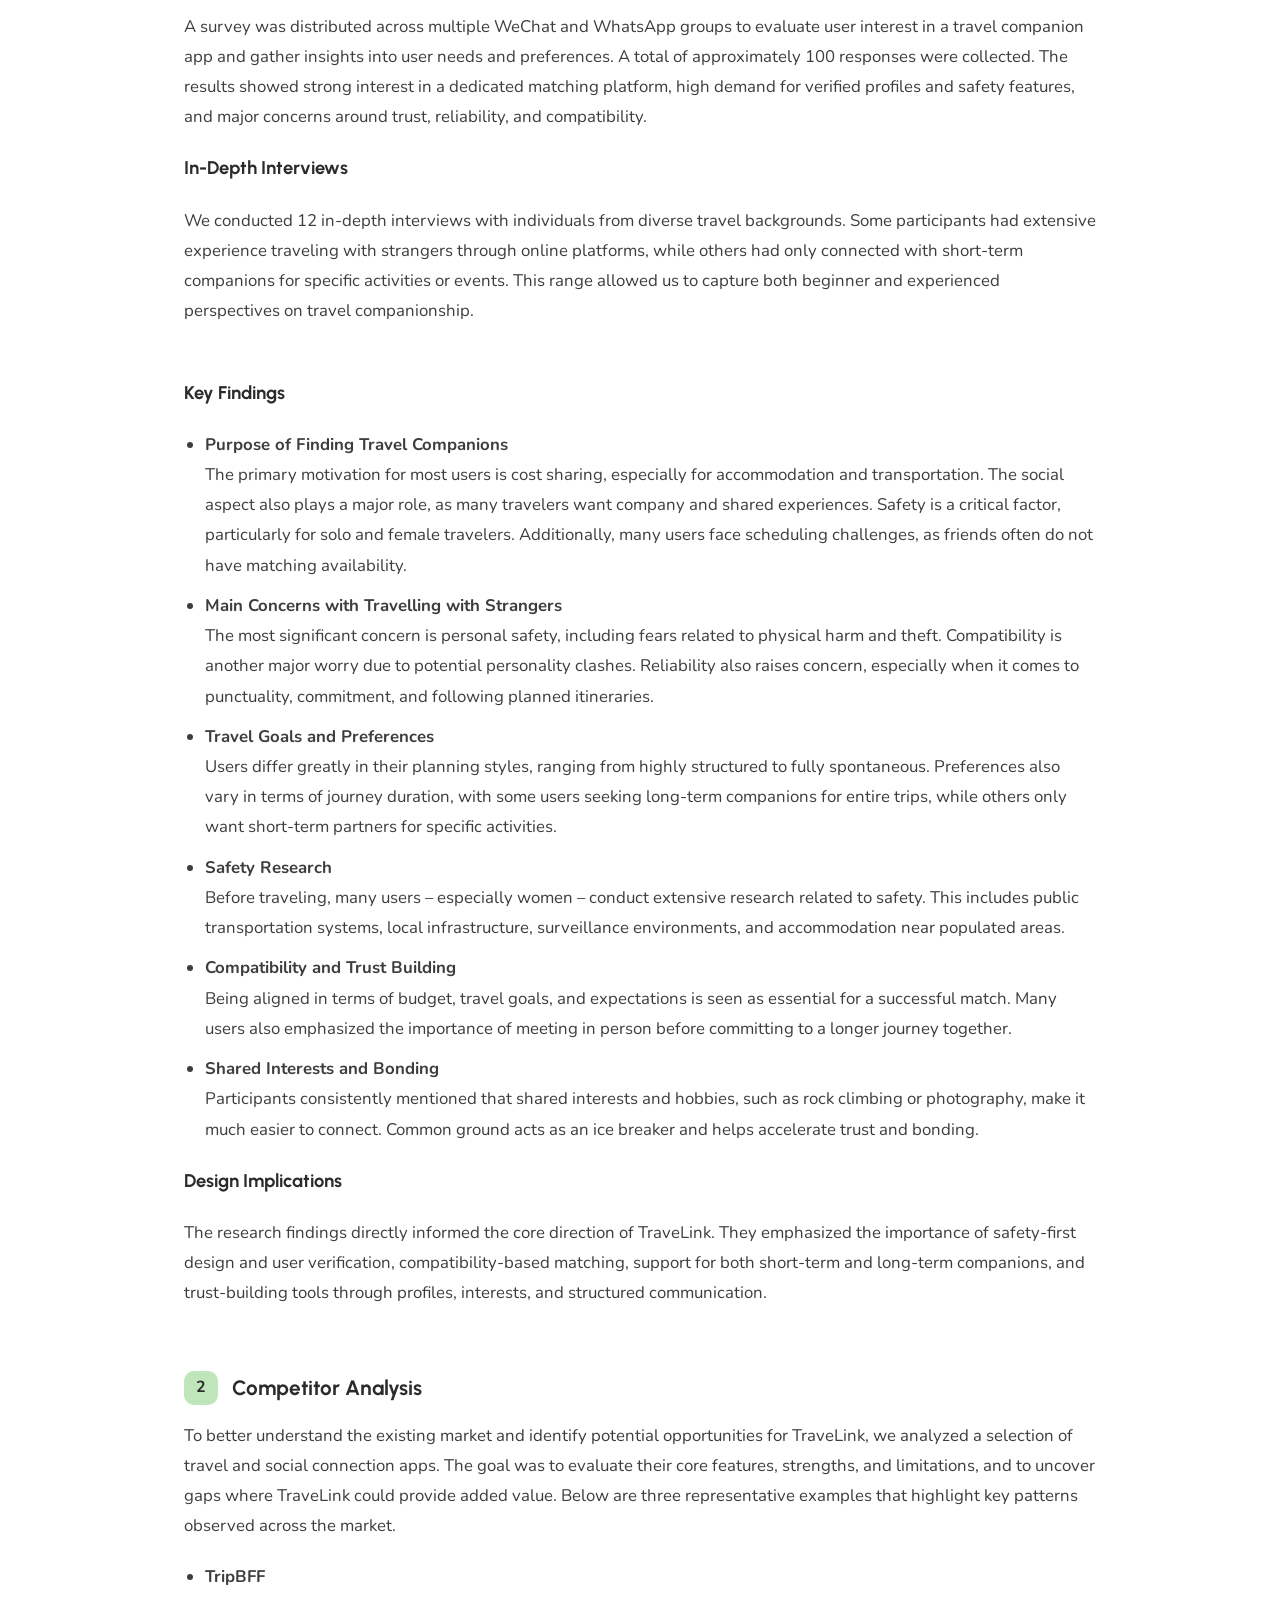
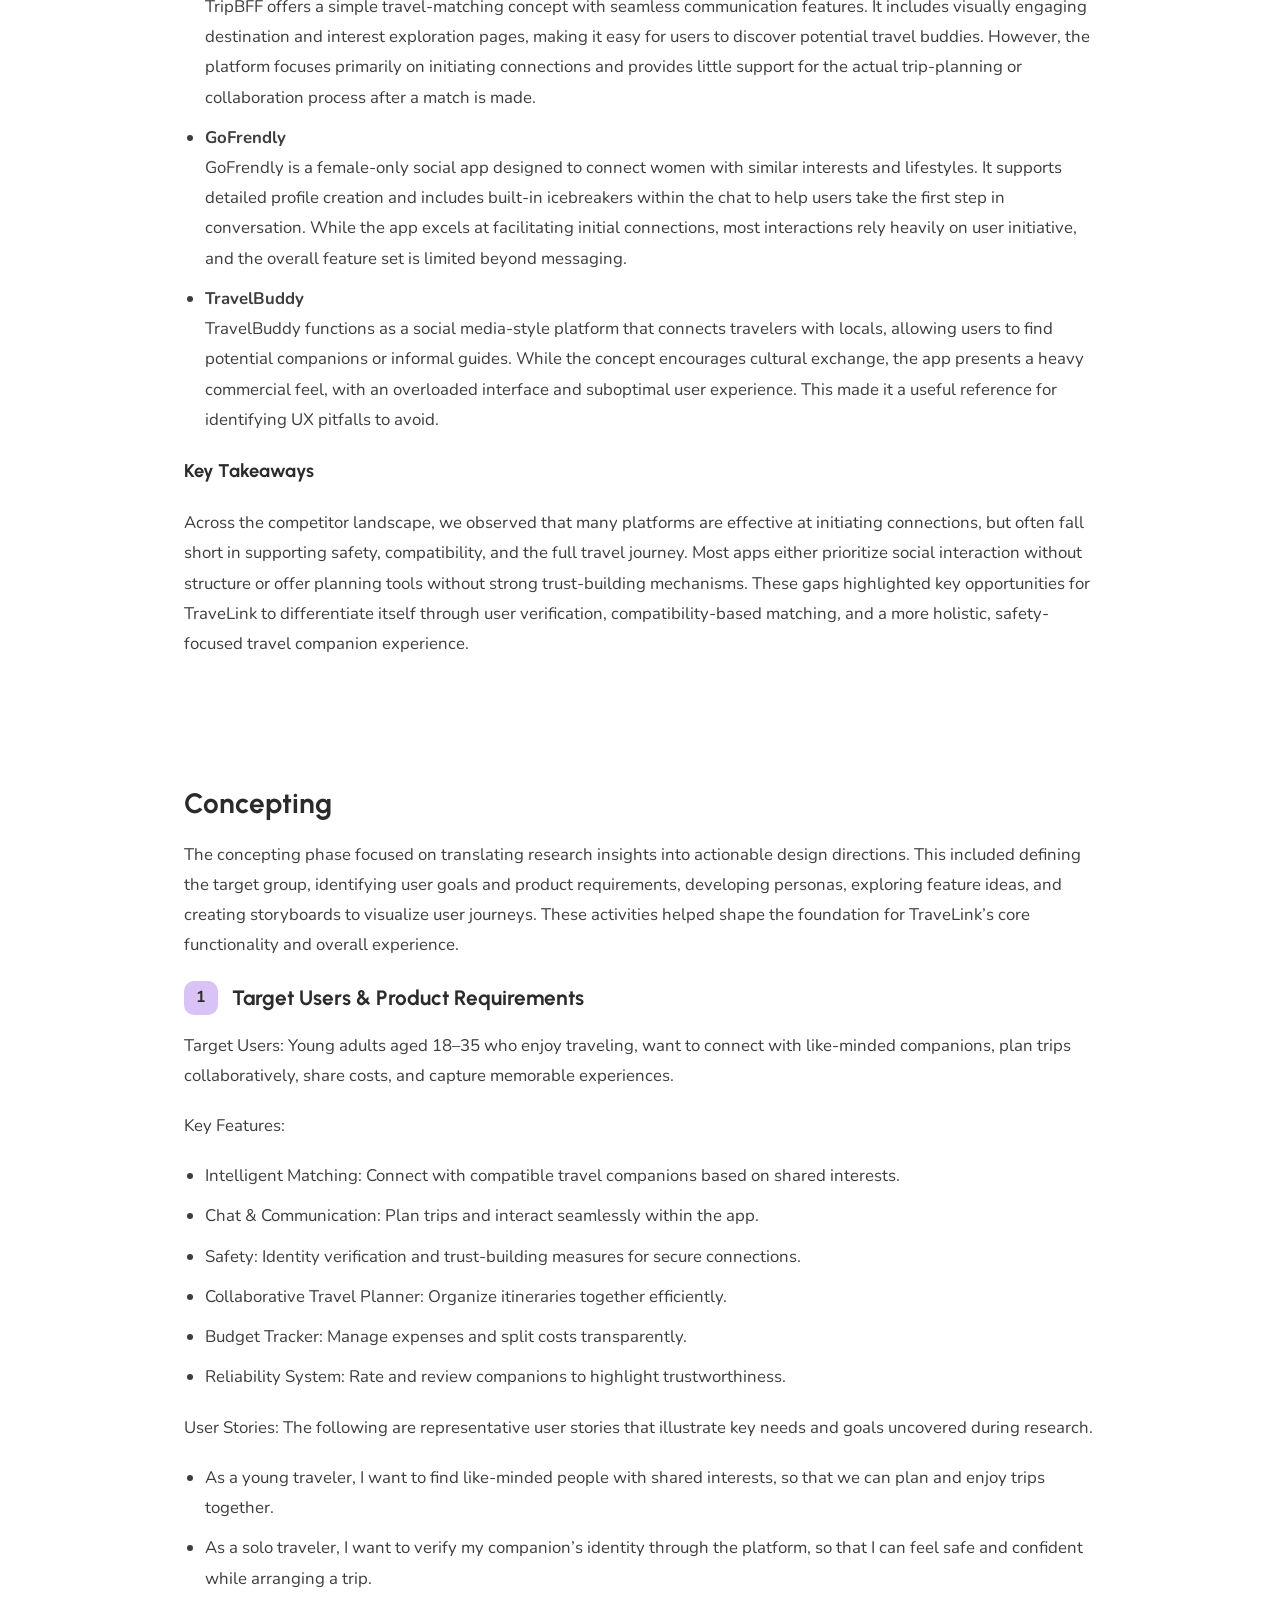
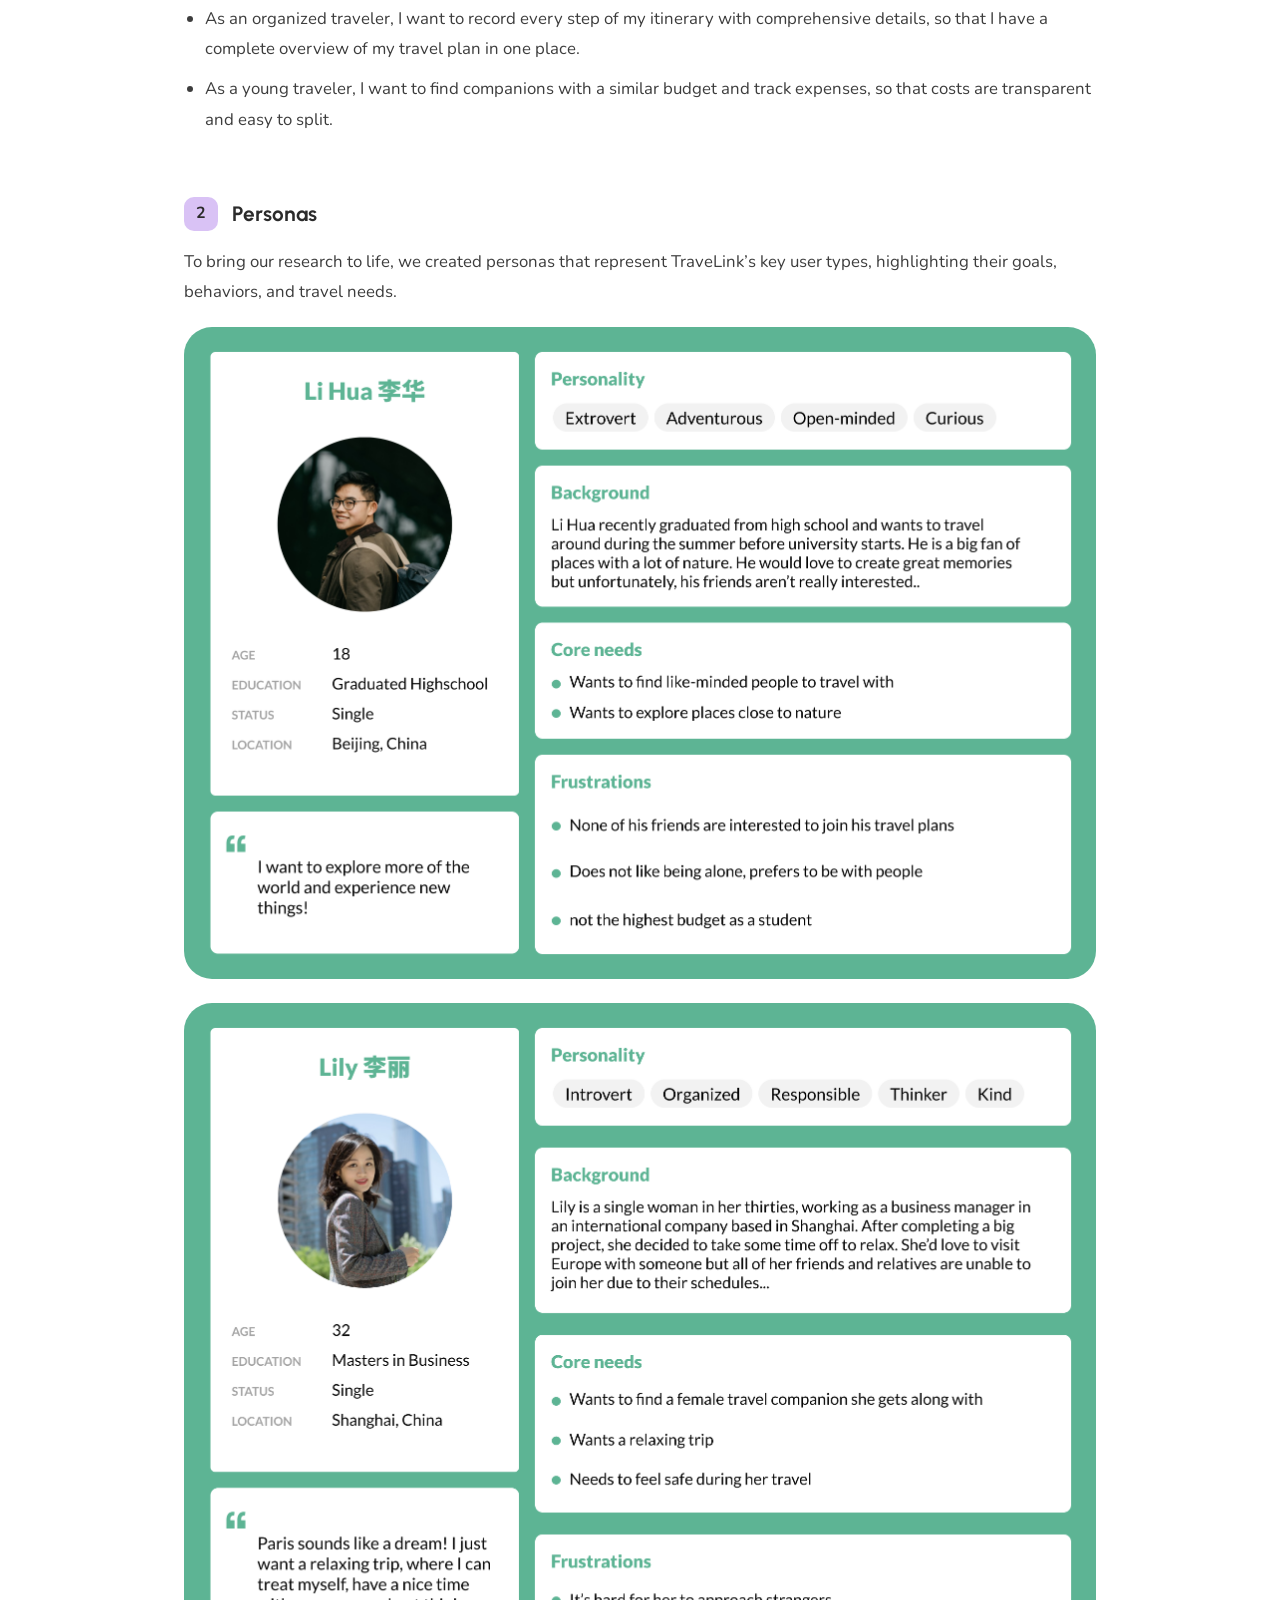
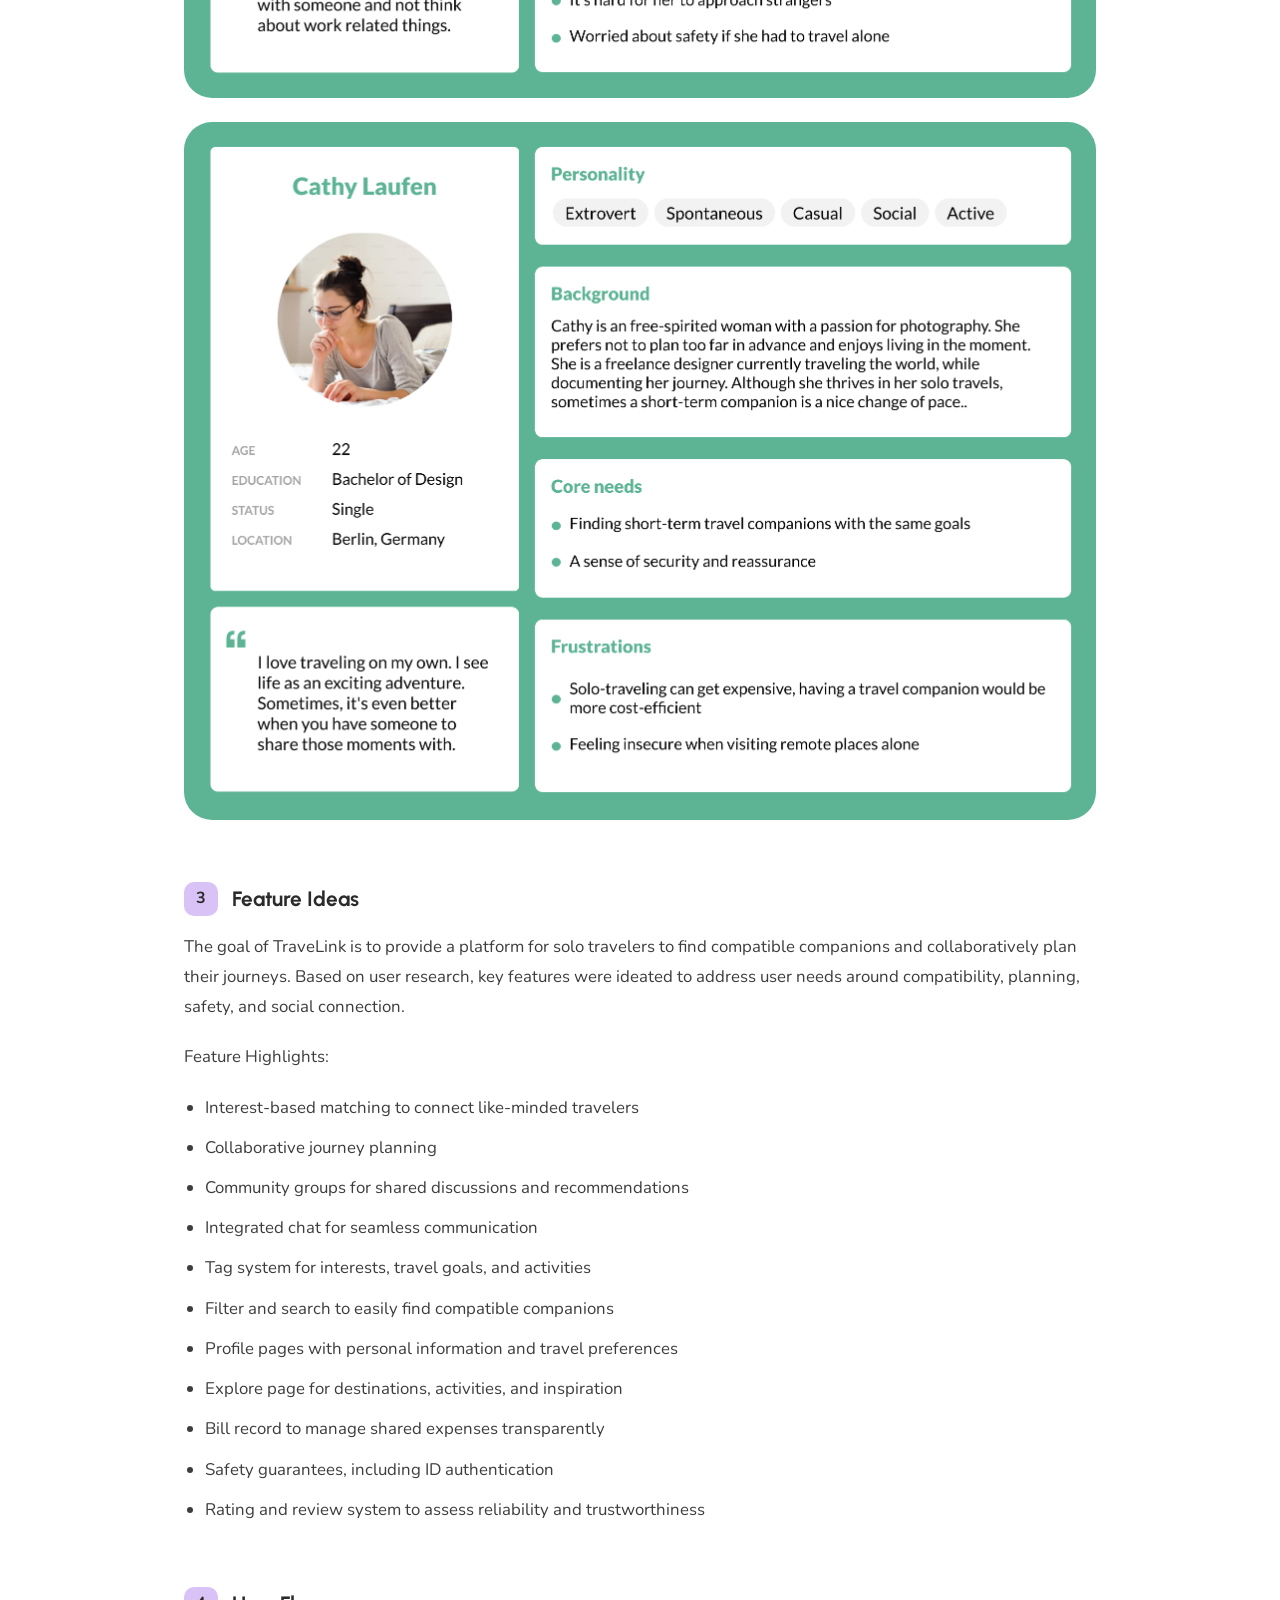
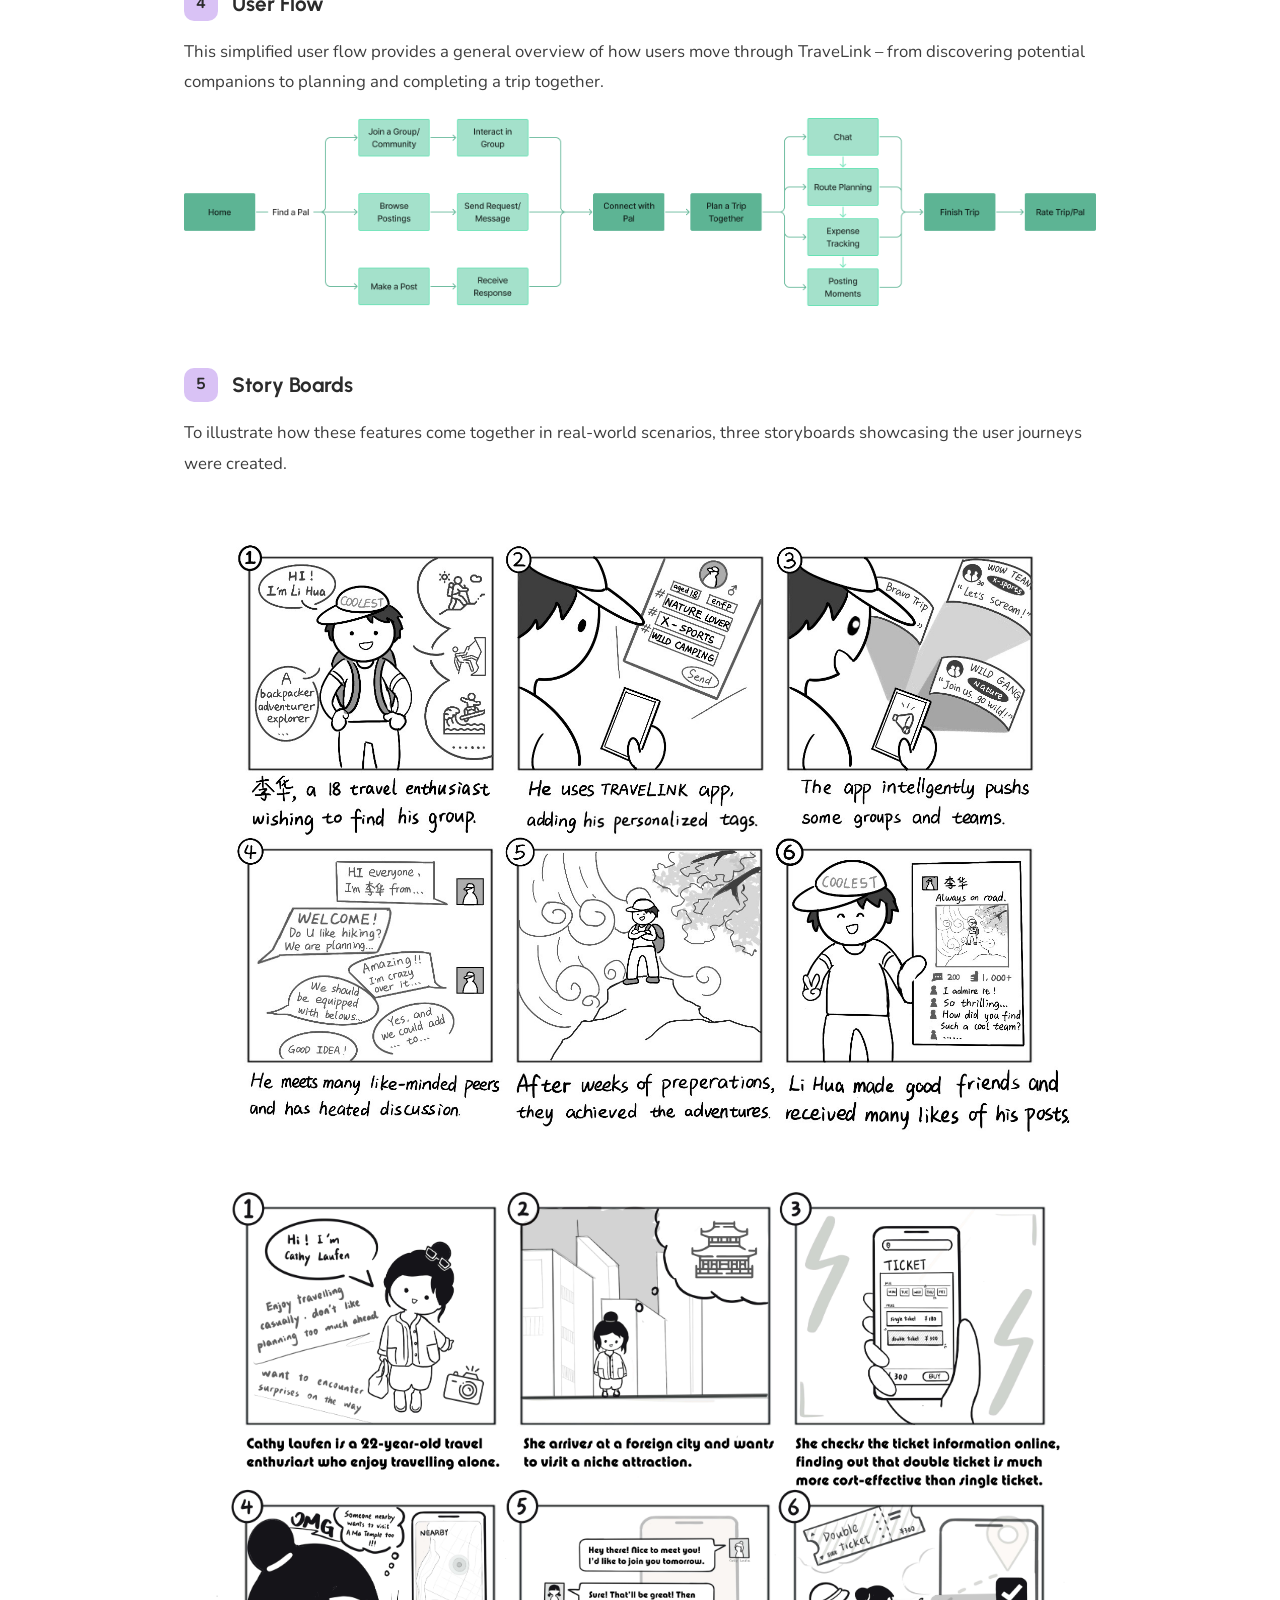
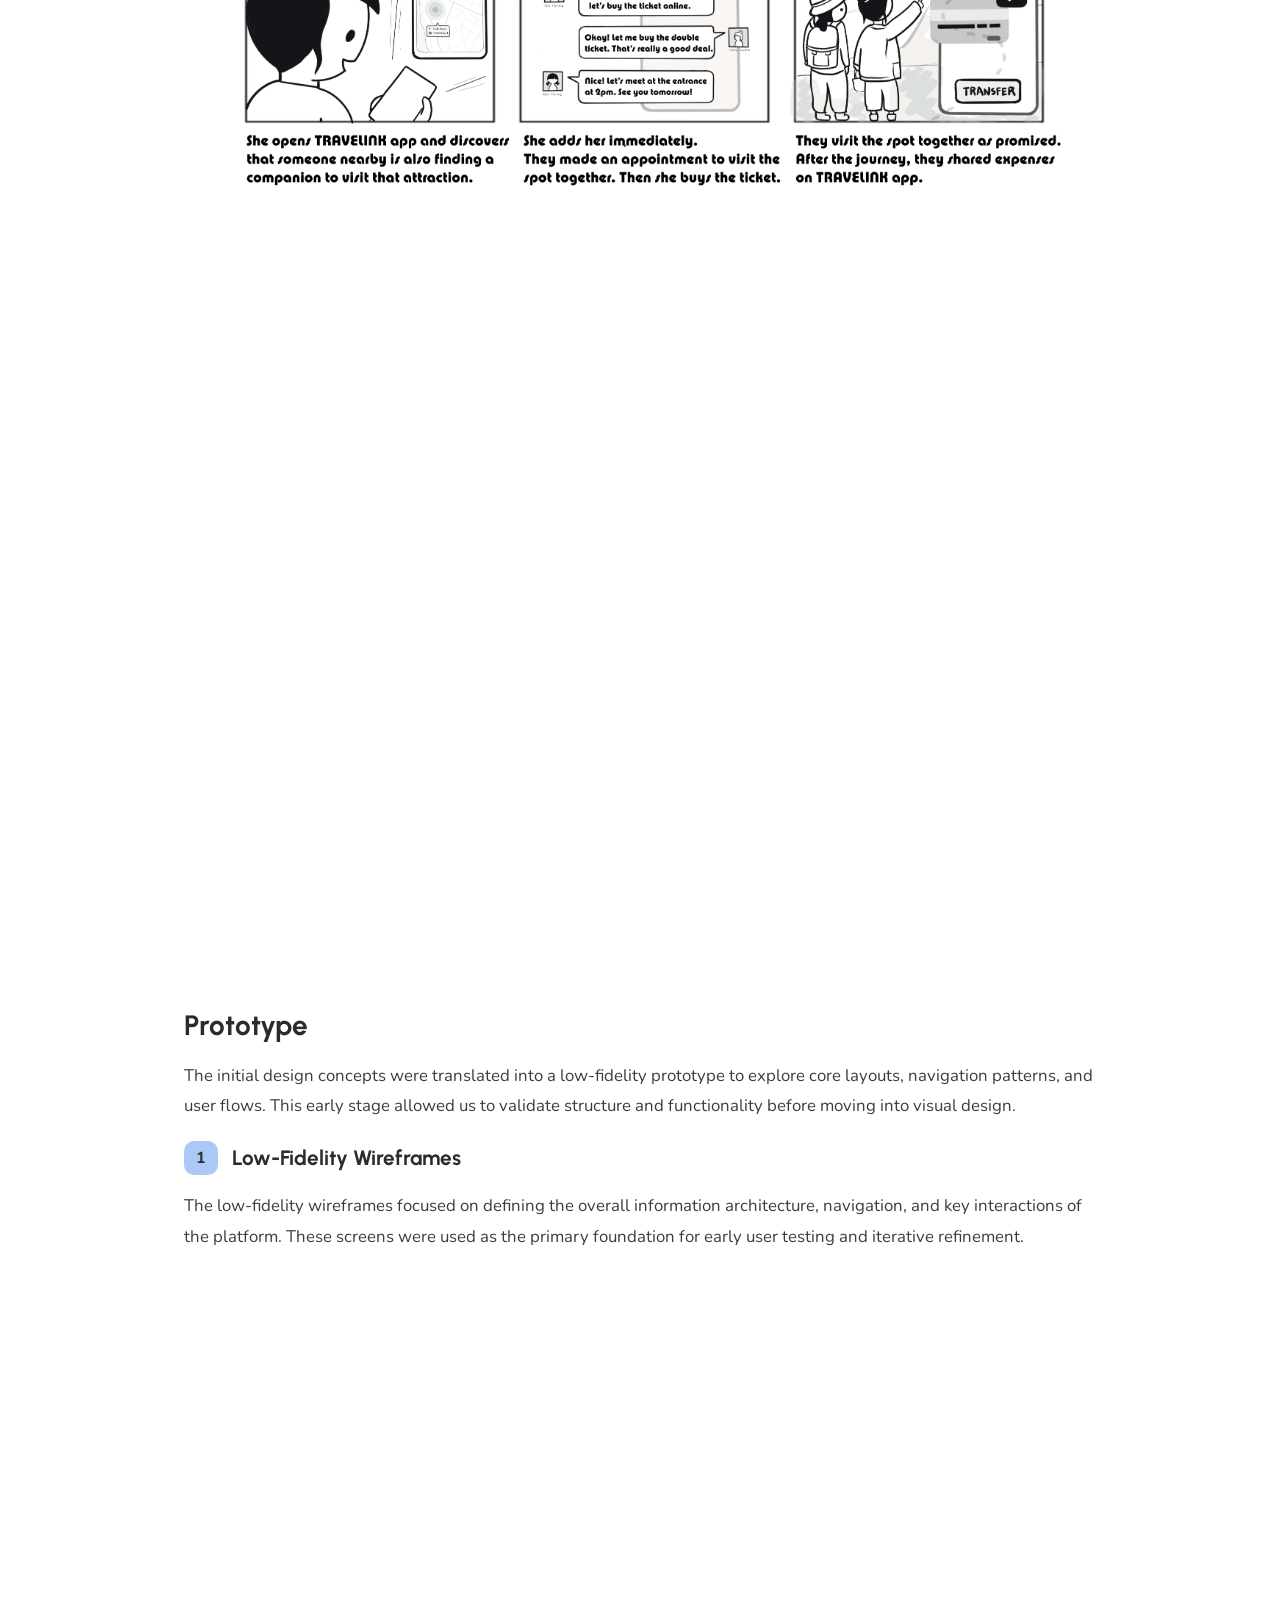
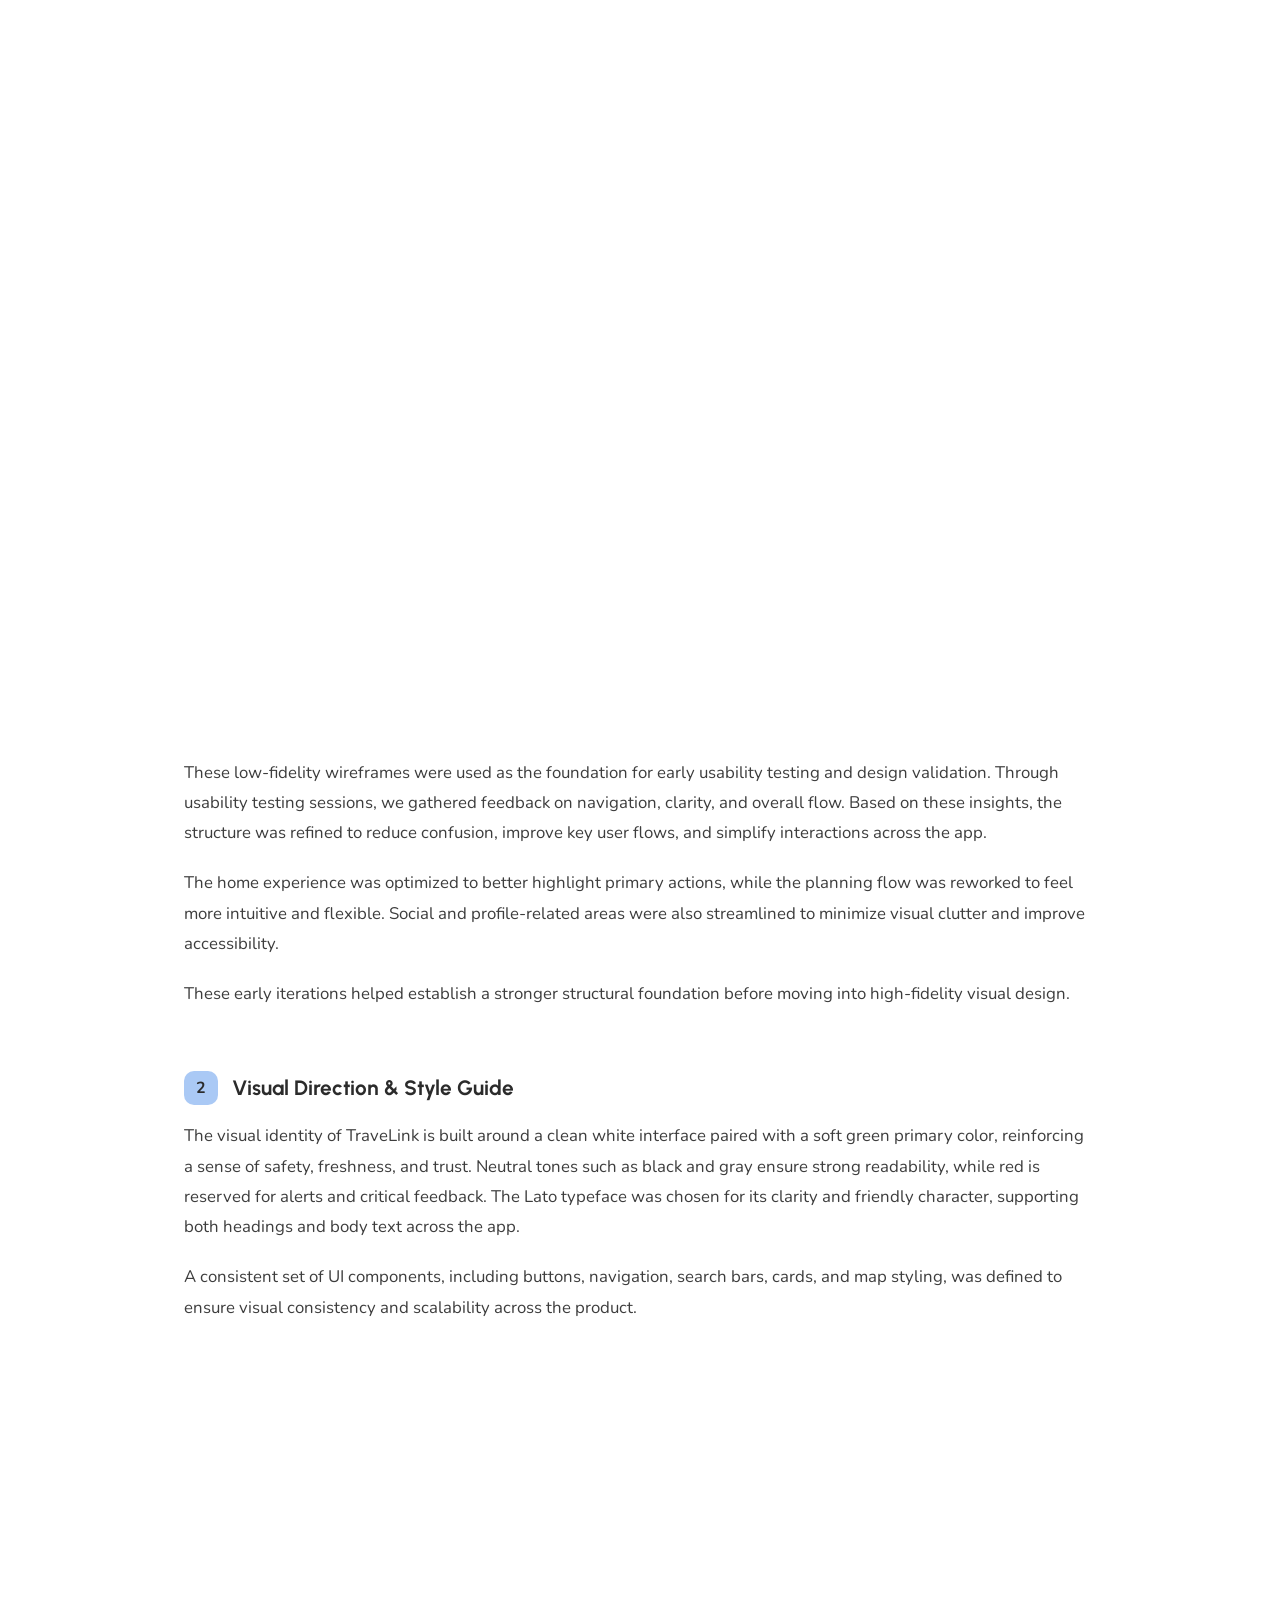
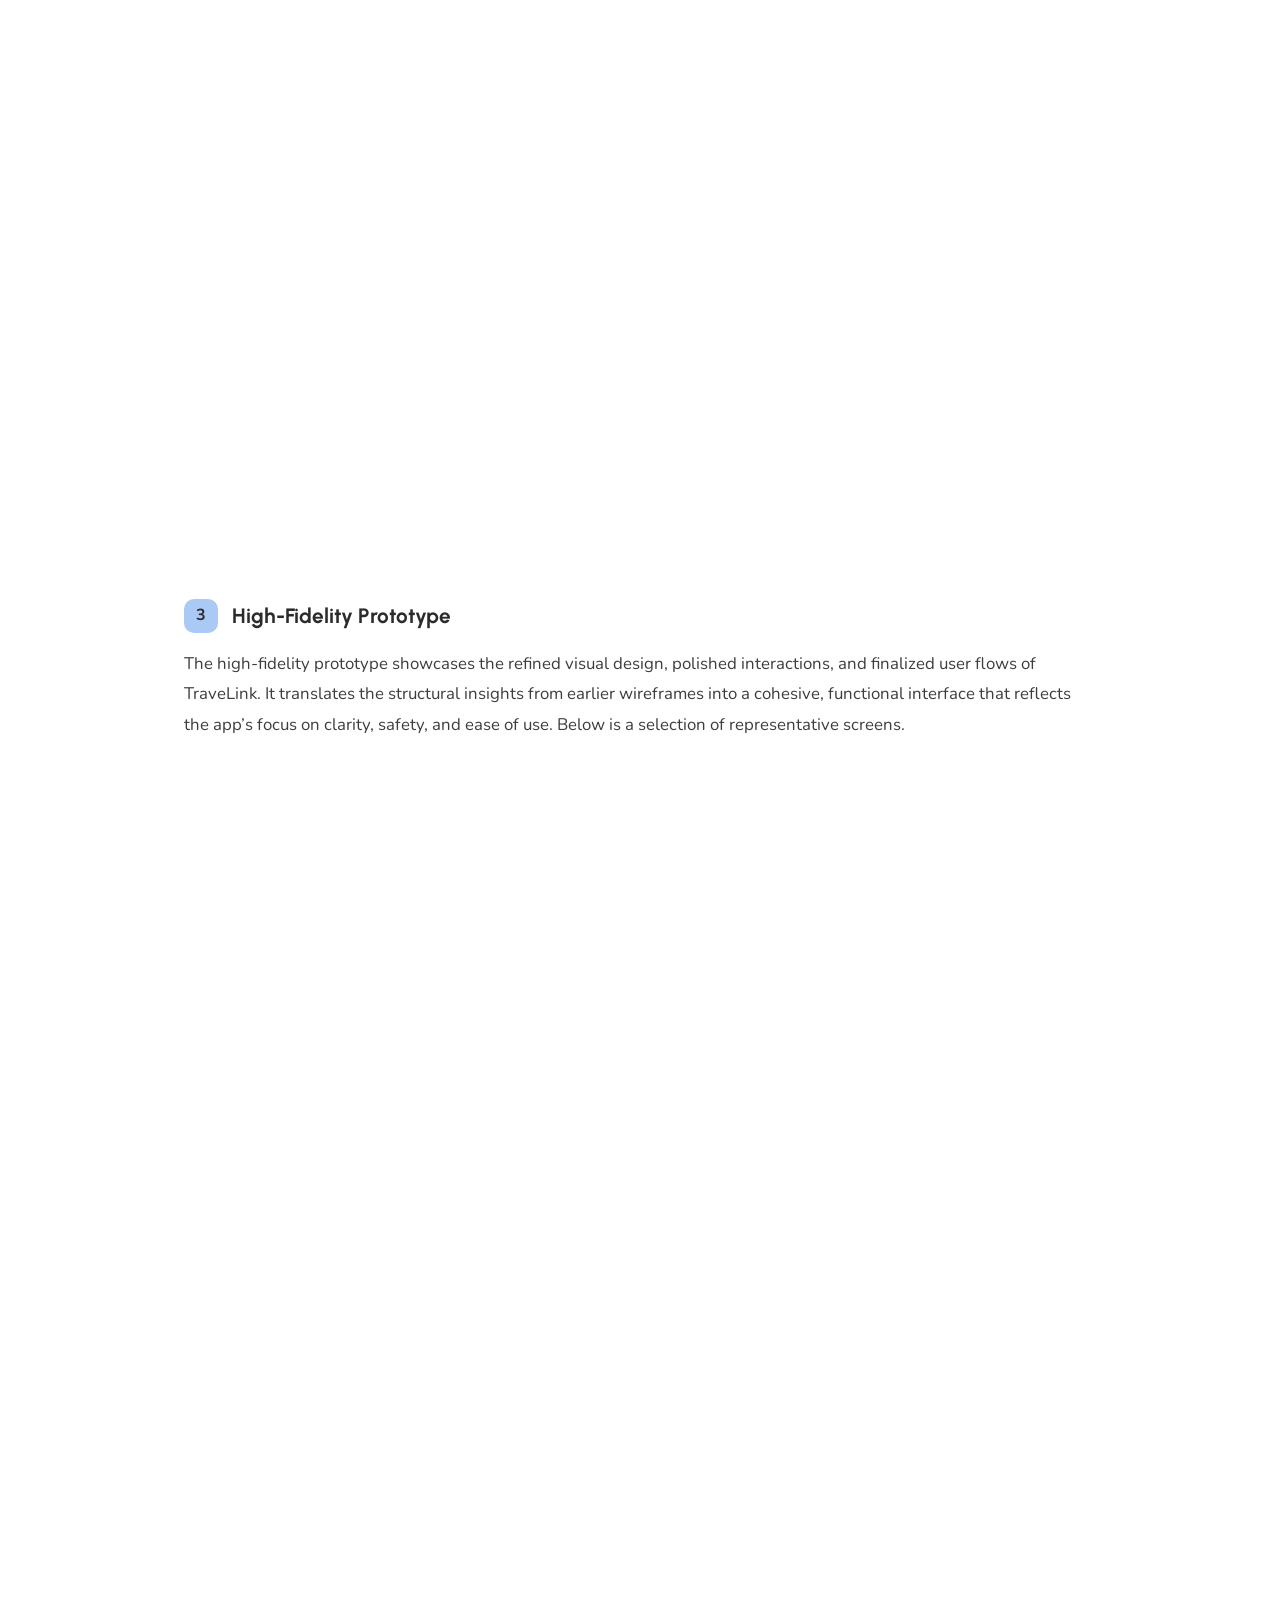
<file: travelink.html>
<!DOCTYPE html>
<html lang="en">
<head>
<meta charset="UTF-8">
<meta name="viewport" content="width=device-width, initial-scale=1.0">
<title>TraveLink App · Chiini Lin</title>
<meta name="description" content="TraveLink is a mobile app UX case study connecting travelers with compatible, verified companions through research-driven, safety-focused design.">
<meta name="author" content="Hua Chiini Lin">
<meta name="theme-color" content="#454695">
<link rel="canonical" href="https://chiifolio.com/travelink.html">

<meta property="og:type" content="website">
<meta property="og:site_name" content="Chiini Lin">
<meta property="og:title" content="TraveLink App · Chiini Lin">
<meta property="og:description" content="TraveLink is a mobile app UX case study connecting travelers with compatible, verified companions through research-driven, safety-focused design.">
<meta property="og:url" content="https://chiifolio.com/travelink.html">
<meta property="og:image" content="https://chiifolio.com/img/Hero/TraveLink%20Hero.png">

<meta name="twitter:card" content="summary_large_image">
<meta name="twitter:title" content="TraveLink App · Chiini Lin">
<meta name="twitter:description" content="TraveLink is a mobile app UX case study connecting travelers with compatible, verified companions through research-driven, safety-focused design.">
<meta name="twitter:image" content="https://chiifolio.com/img/Hero/TraveLink%20Hero.png">

<link rel="preconnect" href="https://fonts.googleapis.com">
<link rel="preconnect" href="https://fonts.gstatic.com" crossorigin>
<link href="https://fonts.googleapis.com/css2?family=Urbanist:wght@600;700;800&family=Nunito:wght@400;500;600;700&display=swap" rel="stylesheet">
<link rel="icon" type="image/x-icon" href="img/Favicon/favicon.ico">
<link rel="icon" type="image/png" sizes="32x32" href="img/Favicon/favicon-32x32.png">
<link rel="icon" type="image/png" sizes="16x16" href="img/Favicon/favicon-16x16.png">
<link rel="apple-touch-icon" href="img/Favicon/apple-touch-icon.png">
<link rel="manifest" href="img/Favicon/site.webmanifest">
<link rel="stylesheet" href="css/style.css">
</head>
<body>

<a href="#top" class="skip-link">Skip to main content</a>

<header class="site-header">
  <div class="container header-inner">
    <a href="index.html" class="logo">Chiini Lin</a>
    <button class="nav-toggle" id="navToggle" aria-label="Toggle navigation" aria-expanded="false" aria-controls="siteNav">
      <span aria-hidden="true"></span><span aria-hidden="true"></span><span aria-hidden="true"></span>
    </button>
    <nav class="nav" id="siteNav" aria-label="Primary">
      <a href="index.html#projects">Projects</a>
      <a href="about.html">About</a>
      <a href="index.html#contact">Contact</a>
    </nav>
  </div>
</header>

<main id="top">
  <section class="project-hero">
    <div class="container">
      <a href="index.html#projects" class="back-link">
        <span aria-hidden="true">&larr;</span> Back to projects
      </a>

      <h1 class="project-hero-title">TraveLink App</h1>
      <p class="project-hero-meta">UX Design &middot; 2024</p>
    </div>

    <div class="project-hero-image">
      <img src="img/Hero/TraveLink%20Hero.png" alt="TraveLink app mockup showing onboarding and trip discovery screens" width="3276" height="1971" loading="eager" decoding="async">
    </div>

    <div class="container">
      <div class="project-overview-grid">
        <dl class="project-meta-list">
          <div class="meta-item">
            <dt>Context</dt>
            <dd>Group Project</dd>
          </div>
          <div class="meta-item">
            <dt>Institution</dt>
            <dd>Tsinghua University</dd>
          </div>
          <div class="meta-item">
            <dt>Project Type</dt>
            <dd>UX Design &middot; App Design</dd>
          </div>
          <div class="meta-item">
            <dt>Project Year</dt>
            <dd>2024</dd>
          </div>
        </dl>

        <div class="project-overview">
          <h2>Project Overview</h2>
          <p>TraveLink is a mobile app designed to connect travelers with compatible, verified companions – fostering safe, enjoyable, and memorable shared travel experiences. </p>
          <p>The concept integrates social interaction, trust-building, and usability to create a seamless platform where travelers can confidently plan and share their journeys.</p>
          <a href="https://www.figma.com/proto/Xbi98JY188hlPZlZuZ1vRv/TraveLink?page-id=0%3A1&node-id=1-18694&p=f&viewport=803%2C1446%2C0.2&t=PRsrJ63eeIOUgjQR-1&scaling=min-zoom&content-scaling=fixed&starting-point-node-id=1%3A18694" class="btn" target="_blank">View Prototype</a>
        </div>
      </div>
    </div>
  </section>

  <section class="project-content">
    <div class="container">
      <div class="project-overview">
        <h2>Challenge</h2>
        <p>In today’s world, travel plays an important role in many people’s lives – yet finding the right companions to share those experiences with can be surprisingly difficult. Differences in schedules, interests, and expectations often make coordination challenging, and while solo travel offers freedom, it’s not for everyone.</p>
        <p>Existing solutions are often informal, unverified, or overlook user safety and compatibility. The design challenge was to create a digital platform that enables travelers to connect meaningfully while addressing key pain points around trust, credibility, and convenience.</p>
        <p>TraveLink was designed to bridge this gap by offering a secure, user-centered experience where travelers can connect based on shared goals and personalities. With verified profiles, compatibility matching, and safety-focused features, the app balances human connection and digital verification, helping users feel both socially engaged and secure throughout their journey.</p>
      </div>
    </div>
  </section>

  <section class="project-content">
    <div class="container">
      <div class="project-overview">
        <h2>Process</h2>
        <p>A quick overview of the key stages behind the TraveLink design process.</p>

        <div class="process-list">
          <a href="#research" class="process-step">
            <span class="topic-num topic-num-1">1</span>
            <h3>Research</h3>
          </a>
          <a href="#concepting" class="process-step">
            <span class="topic-num topic-num-2">2</span>
            <h3>Concepting</h3>
          </a>
          <a href="#prototype" class="process-step">
            <span class="topic-num topic-num-3">3</span>
            <h3>Prototype</h3>
          </a>
          <a href="#evaluation" class="process-step">
            <span class="topic-num topic-num-yellow">4</span>
            <h3>Evaluation</h3>
          </a>
        </div>
      </div>
    </div>
  </section>

  <section class="project-content" id="research">
    <div class="container">
      <div class="project-overview">
        <h2>Research</h2>

        <div class="insight-topic">
          <div class="topic-header">
            <span class="topic-num topic-num-1">1</span>
            <h3>User Research</h3>
          </div>
          <p>This project was conducted in China, which strongly influenced the scope of our research. As a result, our findings emphasize the contrast between Chinese users and international users, particularly in their choice of platforms, communication habits, and social norms around travel planning. This dual-user perspective allowed us to identify both shared motivations and culturally specific differences, ensuring that TraveLink was designed to support cross-cultural connections in a global travel context.</p>
          <p>To better understand how travelers currently find companions and what challenges they face, we conducted a mixed-method research process combining observations, a quantitative survey, and in-depth interviews. Our goal was to uncover behavioral patterns, motivations, and pain points that would inform the foundation of TraveLink’s design.</p>

          <p><strong>Current Way of Finding Travel Companions</strong></p>
          <p>We observed that most users rely on two main channels to find travel companions today. The first is social media, where Chinese users primarily post on platforms such as Xiaohongshu (小红书) and Weibo (微博), while international users often turn to Facebook, Tinder, or Bumble (Friends).</p>
          <p>The second channel is group chats, where users actively take initiative by posting requests. Chinese users mostly rely on WeChat (微信), while international users use a mix of WhatsApp, Signal, Telegram, and Facebook Messenger.</p>
          <p>While these methods are widely used, they remain highly informal, unverified, and inconsistent, often leading to uncertainty around trust, safety, and reliability.</p>
        
          <p><strong>Travel Planning Behaviours</strong></p>
          <p>We found that personality and budget play a major role in how users plan their trips. Planning styles generally fall into three categories.</p>
          <p>Some users follow a detailed planning approach. They identify key tourist attractions in advance, create time-based routes, gather detailed information such as timetables and attraction descriptions, and book tickets and accommodation early. These users often collect all plans in tools such as Excel, Word, or notebooks.</p>
          <p>Others prefer a rough planning style. They decide on attractions loosely, follow a vague daily schedule, conduct limited research beforehand, and remain flexible during the trip.</p>
          <p>A third group follows a free-spirited approach. These travelers only define their start and end points, avoid fixed itineraries, rely heavily on spontaneity and local recommendations, and make minimal arrangements in advance.‍</p>

          <p><strong>Survey Insights</strong></p>
          <p>A survey was distributed across multiple WeChat and WhatsApp groups to evaluate user interest in a travel companion app and gather insights into user needs and preferences. A total of approximately 100 responses were collected. The results showed strong interest in a dedicated matching platform, high demand for verified profiles and safety features, and major concerns around trust, reliability, and compatibility.‍</p>
          
          <p><strong>In-Depth Interviews</strong></p>
          <p>We conducted 12 in-depth interviews with individuals from diverse travel backgrounds. Some participants had extensive experience traveling with strangers through online platforms, while others had only connected with short-term companions for specific activities or events. This range allowed us to capture both beginner and experienced perspectives on travel companionship.‍</p>
        
          <div class="small-section-divider" aria-hidden="true"></div>

          <p><strong>Key Findings</strong></p>
          <ul>
            <li><strong>Purpose of Finding Travel Companions</strong><br>The primary motivation for most users is cost sharing, especially for accommodation and transportation. The social aspect also plays a major role, as many travelers want company and shared experiences. Safety is a critical factor, particularly for solo and female travelers. Additionally, many users face scheduling challenges, as friends often do not have matching availability.</li>
            <li><strong>Main Concerns with Travelling with Strangers</strong><br>The most significant concern is personal safety, including fears related to physical harm and theft. Compatibility is another major worry due to potential personality clashes. Reliability also raises concern, especially when it comes to punctuality, commitment, and following planned itineraries.</li>
            <li><strong>Travel Goals and Preferences</strong><br>Users differ greatly in their planning styles, ranging from highly structured to fully spontaneous. Preferences also vary in terms of journey duration, with some users seeking long-term companions for entire trips, while others only want short-term partners for specific activities.</li>
            <li><strong>Safety Research</strong><br>Before traveling, many users &ndash; especially women &ndash; conduct extensive research related to safety. This includes public transportation systems, local infrastructure, surveillance environments, and accommodation near populated areas.</li>
            <li><strong>Compatibility and Trust Building</strong><br>Being aligned in terms of budget, travel goals, and expectations is seen as essential for a successful match. Many users also emphasized the importance of meeting in person before committing to a longer journey together.</li>
            <li><strong>Shared Interests and Bonding</strong><br>Participants consistently mentioned that shared interests and hobbies, such as rock climbing or photography, make it much easier to connect. Common ground acts as an ice breaker and helps accelerate trust and bonding.</li>
          </ul>

          <p><strong>Design Implications</strong></p>
          <p>The research findings directly informed the core direction of TraveLink. They emphasized the importance of safety-first design and user verification, compatibility-based matching, support for both short-term and long-term companions, and trust-building tools through profiles, interests, and structured communication.</p>
        </div>

        <div class="small-section-divider" aria-hidden="true"></div>
        
        <div class="insight-topic">
          <div class="topic-header">
            <span class="topic-num topic-num-1">2</span>
            <h3>Competitor Analysis</h3>
          </div>
          <p>To better understand the existing market and identify potential opportunities for TraveLink, we analyzed a selection of travel and social connection apps. The goal was to evaluate their core features, strengths, and limitations, and to uncover gaps where TraveLink could provide added value. Below are three representative examples that highlight key patterns observed across the market.</p>
          <ul>
            <li><strong>TripBFF</strong><br> TripBFF offers a simple travel-matching concept with seamless communication features. It includes visually engaging destination and interest exploration pages, making it easy for users to discover potential travel buddies. However, the platform focuses primarily on initiating connections and provides little support for the actual trip-planning or collaboration process after a match is made.</li>
            <li><strong>GoFrendly</strong><br>GoFrendly is a female-only social app designed to connect women with similar interests and lifestyles. It supports detailed profile creation and includes built-in icebreakers within the chat to help users take the first step in conversation. While the app excels at facilitating initial connections, most interactions rely heavily on user initiative, and the overall feature set is limited beyond messaging.</li>
            <li><strong>TravelBuddy</strong><br>TravelBuddy functions as a social media-style platform that connects travelers with locals, allowing users to find potential companions or informal guides. While the concept encourages cultural exchange, the app presents a heavy commercial feel, with an overloaded interface and suboptimal user experience. This made it a useful reference for identifying UX pitfalls to avoid.‍</li>
          </ul>

          <p><strong>Key Takeaways</strong></p>
          <p>Across the competitor landscape, we observed that many platforms are effective at initiating connections, but often fall short in supporting safety, compatibility, and the full travel journey. Most apps either prioritize social interaction without structure or offer planning tools without strong trust-building mechanisms. These gaps highlighted key opportunities for TraveLink to differentiate itself through user verification, compatibility-based matching, and a more holistic, safety-focused travel companion experience.</p>
        </div>
      </div>
    </div>
  </section>

  <section class="project-content" id="concepting">
    <div class="container">
      <div class="project-overview">
        <h2>Concepting</h2>
        <p>The concepting phase focused on translating research insights into actionable design directions. This included defining the target group, identifying user goals and product requirements, developing personas, exploring feature ideas, and creating storyboards to visualize user journeys. These activities helped shape the foundation for TraveLink’s core functionality and overall experience.</p>
        
        <div class="insight-topic">
          <div class="topic-header">
            <span class="topic-num topic-num-2">1</span>
            <h3>Target Users & Product Requirements</h3>
          </div>
          <p>Target Users: Young adults aged 18–35 who enjoy traveling, want to connect with like-minded companions, plan trips collaboratively, share costs, and capture memorable experiences.</p>
          <p>Key Features:</p>
          <ul>
            <li>Intelligent Matching: Connect with compatible travel companions based on shared interests.</li>
            <li>Chat & Communication: Plan trips and interact seamlessly within the app.</li>
            <li>Safety: Identity verification and trust-building measures for secure connections.</li>
            <li>Collaborative Travel Planner: Organize itineraries together efficiently.</li>
            <li>Budget Tracker: Manage expenses and split costs transparently.</li>
            <li>Reliability System: Rate and review companions to highlight trustworthiness.‍</li>
          </ul>

          <p>User Stories: The following are representative user stories that illustrate key needs and goals uncovered during research.</p>
          <ul>
            <li>As a young traveler, I want to find like-minded people with shared interests, so that we can plan and enjoy trips together.</li>
            <li>As a solo traveler, I want to verify my companion’s identity through the platform, so that I can feel safe and confident while arranging a trip.</li>
            <li>As an organized traveler, I want to record every step of my itinerary with comprehensive details, so that I have a complete overview of my travel plan in one place.</li>
            <li>As a young traveler, I want to find companions with a similar budget and track expenses, so that costs are transparent and easy to split.</li>
          </ul>
        </div>

        <div class="small-section-divider" aria-hidden="true"></div>
        
        <div class="insight-topic">
          <div class="topic-header">
            <span class="topic-num topic-num-2">2</span>
            <h3>Personas</h3>
          </div>

          <p>To bring our research to life, we created personas that represent TraveLink’s key user types, highlighting their goals, behaviors, and travel needs. </p>

          <img src="img/TraveLink/Personas/UX Persona.png" alt="Persona card for Li Hua, an 18-year-old extroverted recent high school graduate from Beijing who wants to find like-minded travel companions to explore nature" class="concept-image" width="1829" height="1308" loading="lazy" decoding="async">
          <img src="img/TraveLink/Personas/UX Persona-1.png" alt="Persona card for Lily, a 32-year-old introverted business manager from Shanghai seeking a relaxing trip with a trustworthy female travel companion" class="concept-image" width="1829" height="1393" loading="lazy" decoding="async">
          <img src="img/TraveLink/Personas/UX Persona-2.png" alt="Persona card for Cathy Laufen, a 22-year-old spontaneous freelance designer from Berlin who travels solo but occasionally seeks short-term companions for cost-efficiency and security" class="concept-image" width="1829" height="1399" loading="lazy" decoding="async">

        </div>

        <div class="small-section-divider" aria-hidden="true"></div>

        <div class="insight-topic">
          <div class="topic-header">
            <span class="topic-num topic-num-2">3</span>
            <h3>Feature Ideas</h3>
          </div>

          <p>The goal of TraveLink is to provide a platform for solo travelers to find compatible companions and collaboratively plan their journeys. Based on user research, key features were ideated to address user needs around compatibility, planning, safety, and social connection.</p>

          <p>Feature Highlights:</p>
          <ul>
            <li>Interest-based matching to connect like-minded travelers</li>
            <li>Collaborative journey planning</li>
            <li>Community groups for shared discussions and recommendations</li>
            <li>Integrated chat for seamless communication</li>
            <li>Tag system for interests, travel goals, and activities</li>
            <li>Filter and search to easily find compatible companions</li>
            <li>Profile pages with personal information and travel preferences</li>
            <li>Explore page for destinations, activities, and inspiration</li>
            <li>Bill record to manage shared expenses transparently</li>
            <li>Safety guarantees, including ID authentication</li>
            <li>Rating and review system to assess reliability and trustworthiness</li>
          </ul>
        </div>

        <div class="small-section-divider" aria-hidden="true"></div>

        <div class="insight-topic">
          <div class="topic-header">
            <span class="topic-num topic-num-2">4</span>
            <h3>User Flow</h3>
          </div>

          <p>This simplified user flow provides a general overview of how users move through TraveLink – from discovering potential companions to planning and completing a trip together.</p>
          <img src="img/TraveLink/UserFlow.png" alt="User flow diagram from the home screen through finding a companion, connecting, planning a trip together, and rating the trip" class="concept-image" width="4350" height="900" loading="lazy" decoding="async">

        </div>

        <div class="small-section-divider" aria-hidden="true"></div>

        <div class="insight-topic">
          <div class="topic-header">
            <span class="topic-num topic-num-2">5</span>
            <h3>Story Boards</h3>
          </div>

          <p>To illustrate how these features come together in real-world scenarios, three storyboards showcasing the user journeys were created.</p>
          <img src="img/TraveLink/Storyboard/Storyboard1.JPG" alt="Six-panel storyboard of Li Hua using TraveLink to add his interest tags, join a hiking group, and make new friends on his adventure" class="concept-image" width="1811" height="1280" loading="lazy" decoding="async">
          <img src="img/TraveLink/Storyboard/Storyboard2.jpg" alt="Six-panel storyboard of Cathy Laufen using TraveLink to find a nearby companion, split a discounted double ticket, and visit an attraction together" class="concept-image" width="9922" height="7016" loading="lazy" decoding="async">
          <img src="img/TraveLink/Storyboard/Storyboard3.jpg" alt="Six-panel storyboard of Lily posting a trip to Paris on TraveLink, matching with Su, and traveling together as friends" class="concept-image" width="1668" height="1179" loading="lazy" decoding="async">

        </div>

      </div>
    </div>
  </section>

  <section class="project-content" id="prototype">
    <div class="container">
      <div class="project-overview">
        <h2>Prototype</h2>
        <p>The initial design concepts were translated into a low-fidelity prototype to explore core layouts, navigation patterns, and user flows. This early stage allowed us to validate structure and functionality before moving into visual design.</p>

        <div class="insight-topic">
          <div class="topic-header">
            <span class="topic-num topic-num-3">1</span>
            <h3>Low-Fidelity Wireframes</h3>
          </div>

          <p>The low-fidelity wireframes focused on defining the overall information architecture, navigation, and key interactions of the platform. These screens were used as the primary foundation for early user testing and iterative refinement.</p>
          <img src="img/TraveLink/LowFi.png" alt="Low-fidelity wireframes covering the Homepage, Discover, Profile, Publish, Activity, and Trip Planning flows" class="concept-image" width="5022" height="5847" loading="lazy" decoding="async">

          <p>These low-fidelity wireframes were used as the foundation for early usability testing and design validation. Through usability testing sessions, we gathered feedback on navigation, clarity, and overall flow. Based on these insights, the structure was refined to reduce confusion, improve key user flows, and simplify interactions across the app.</p>
          <p>The home experience was optimized to better highlight primary actions, while the planning flow was reworked to feel more intuitive and flexible. Social and profile-related areas were also streamlined to minimize visual clutter and improve accessibility.</p>
          <p>These early iterations helped establish a stronger structural foundation before moving into high-fidelity visual design.</p>

        </div>

        <div class="small-section-divider" aria-hidden="true"></div>

        <div class="insight-topic">
          <div class="topic-header">
            <span class="topic-num topic-num-3">2</span>
            <h3>Visual Direction & Style Guide</h3>
          </div>

          <p>The visual identity of TraveLink is built around a clean white interface paired with a soft green primary color, reinforcing a sense of safety, freshness, and trust. Neutral tones such as black and gray ensure strong readability, while red is reserved for alerts and critical feedback. The Lato typeface was chosen for its clarity and friendly character, supporting both headings and body text across the app.</p>
          <p>A consistent set of UI components, including buttons, navigation, search bars, cards, and map styling, was defined to ensure visual consistency and scalability across the product.</p>

          <img src="img/TraveLink/Style.png" alt="TraveLink style guide showing the green, black, gray, white, and alert color palette, Lato typography, buttons, navigation bar, card component, and map style" class="concept-image" width="1441" height="1255" loading="lazy" decoding="async">

        </div>

        <div class="small-section-divider" aria-hidden="true"></div>

        <div class="insight-topic">
          <div class="topic-header">
            <span class="topic-num topic-num-3">3</span>
            <h3>High-Fidelity Prototype</h3>
          </div>

          <p>The high-fidelity prototype showcases the refined visual design, polished interactions, and finalized user flows of TraveLink. It translates the structural insights from earlier wireframes into a cohesive, functional interface that reflects the app’s focus on clarity, safety, and ease of use. Below is a selection of representative screens.</p>

          <img src="img/TraveLink/HiFi.png" alt="High-fidelity TraveLink screens including the welcome screen, trip list, community trips, trip details, edit profile, and user profile" class="concept-image" width="2160" height="2038" loading="lazy" decoding="async">

        </div>

        <h2>Try it yourself!</h2>
        <a href="https://www.figma.com/proto/Xbi98JY188hlPZlZuZ1vRv/TraveLink?page-id=0%3A1&node-id=1-18694&p=f&viewport=803%2C1446%2C0.2&t=PRsrJ63eeIOUgjQR-1&scaling=min-zoom&content-scaling=fixed&starting-point-node-id=1%3A18694" class="btn" target="_blank">View Prototype</a>
      </div>
    </div>
  </section>

  <section class="project-content" id="evaluation">
    <div class="container">
      <div class="project-overview">
        <h2>Evaluation</h2>
        <p>Although we did not conduct usability testing within the project timeframe, we developed a complete testing plan to ensure TraveLink could be evaluated effectively in future iterations.</p>

        <div class="insight-topic">
          <div class="topic-header">
            <span class="topic-num topic-num-yellow">1</span>
            <h3>Usability Goals</h3>
          </div>
          <p>For TraveLink, we focused on four key usability goals to guide the design:</p>
          <ul>
            <li><strong>Engagement</strong><br>The app should feel inviting and motivate users to participate in the community through clear calls-to-action and approachable interface prompts.</li>
            <li><strong>Learnability</strong><br>A straightforward flow and intuitive labels help users understand core features &ndash; such as joining trips or planning itineraries &ndash; without a steep learning curve.</li>
            <li><strong>Efficiency</strong><br>Tasks are broken into manageable steps, allowing users to complete actions quickly and without unnecessary friction. Optional shortcuts support more experienced users.</li>
            <li><strong>Safety</strong><br>Error-tolerant interactions and confirmation prompts for irreversible actions help users feel secure and prevent accidental mistakes.</li>
          </ul>

          <p>We planned to evaluate these goals through:</p>
          <ul>
            <li>User Satisfaction via surveys &amp; short interviews</li>
            <li>Task Completion Rate</li>
            <li>Time Spent on Task</li>
            <li>Steps per Task</li>
            <li>User Error Rate</li>
          </ul>
          <p>These metrics provide a clear picture of how well the app supports an intuitive, efficient, and reliable travel-planning experience.</p>

        </div>

        <div class="small-section-divider" aria-hidden="true"></div>

        <div class="insight-topic">
          <div class="topic-header">
            <span class="topic-num topic-num-yellow">2</span>
            <h3>User Testing Plan</h3>
          </div>

          <p><strong>Recruitment of Participants</strong></p>
          <p>To ensure diverse feedback, we aim to recruit participants who are travel enthusiasts and likely to use travel-related apps. Our goal is to include both frequent travelers and occasional vacation-goers. This variety will allow us to gather insights from users with different levels of experience and expectations, helping us improve the design to be inclusive and user-friendly.</p>

          <p><strong>Setup</strong></p>
          <p>The user testing session will include a facilitator and an observer. The facilitator will guide the participant through the tasks, providing prompts if necessary, while the observer will take detailed notes on user behavior and feedback. Participants will be encouraged to think aloud, verbalizing their thoughts and decision-making processes as they interact with the app.</p>

          <p><strong>Tasks</strong></p>
          <ul>
            <li>First Impression &ndash; Share initial thoughts on the app&rsquo;s look, feel, and possible features.</li>
            <li>Create Profile &ndash; Set up a user profile to test onboarding.</li>
            <li>Find a Travel Mate &ndash; Locate a suitable travel companion for a planned Shanghai trip.</li>
            <li>Join a Trip &ndash; Join an existing nature-focused trip matching your preferences.</li>
            <li>Plan Itinerary &ndash; Add desired hotspots to your Shanghai itinerary.</li>
            <li>Invite Travel Mate &ndash; Share the itinerary with a travel mate for feedback.</li>
          </ul>

          <p><strong>Data Collection</strong></p>
          <ul>
            <li>Screen &amp; Audio Recording for detailed analysis</li>
            <li>Think Aloud observations and note-taking</li>
            <li>SUS Questionnaire to measure usability</li>
            <li>Post-Test Interview to gather deeper insights and feedback</li>
          </ul>

          <p>This plan provides a clear framework for gathering user insights and improving TraveLink&rsquo;s usability in future iterations.</p>
        </div>
      </div>
    </div>
  </section>

  <section class="other-projects">
    <div class="container-wide">
      <h2 class="section-title">Other Projects</h2>
      <div class="other-projects-grid">

        <div class="project-card-wrap">
          <div class="card-glow glow-thesis" aria-hidden="true"></div>
          <a href="thesis.html" class="other-project-card">
            <div class="other-project-image">
              <img src="img/Hero/Thesis%20Hero.png" alt="" width="1600" height="1200" loading="lazy" decoding="async">
            </div>
            <div class="other-project-info">
              <p class="project-meta">Research</p>
              <h3>Master Thesis: Bridging Cultural UX Differences</h3>
            </div>
          </a>
        </div>

        <div class="project-card-wrap">
          <div class="card-glow glow-uncanny" aria-hidden="true"></div>
          <a href="uncanny.html" class="other-project-card">
            <div class="other-project-image">
              <img src="img/Hero/Uncanny%20Hero.jpg" alt="" width="3615" height="2160" loading="lazy" decoding="async">
            </div>
            <div class="other-project-info">
              <p class="project-meta">Exhibition</p>
              <h3>The Uncanny Valley of Broken Patterns</h3>
            </div>
          </a>
        </div>

        <div class="project-card-wrap">
          <div class="card-glow glow-makers" aria-hidden="true"></div>
          <a href="smart-makers-delft.html" class="other-project-card">
            <div class="other-project-image">
              <img src="img/Hero/Smart%20Makers%20Hero.png" alt="" width="3276" height="1971" loading="lazy" decoding="async">
            </div>
            <div class="other-project-info">
              <p class="project-meta">UX Design</p>
              <h3>Smart Makers Delft</h3>
            </div>
          </a>
        </div>

      </div>
    </div>
  </section>

</main>

<footer class="site-footer">
  <div class="container">
    <p>&copy; 2026 Hua Chiini Lin. All rights reserved.</p>
  </div>
</footer>

<script src="js/script.js"></script>
</body>
</html>
</file>
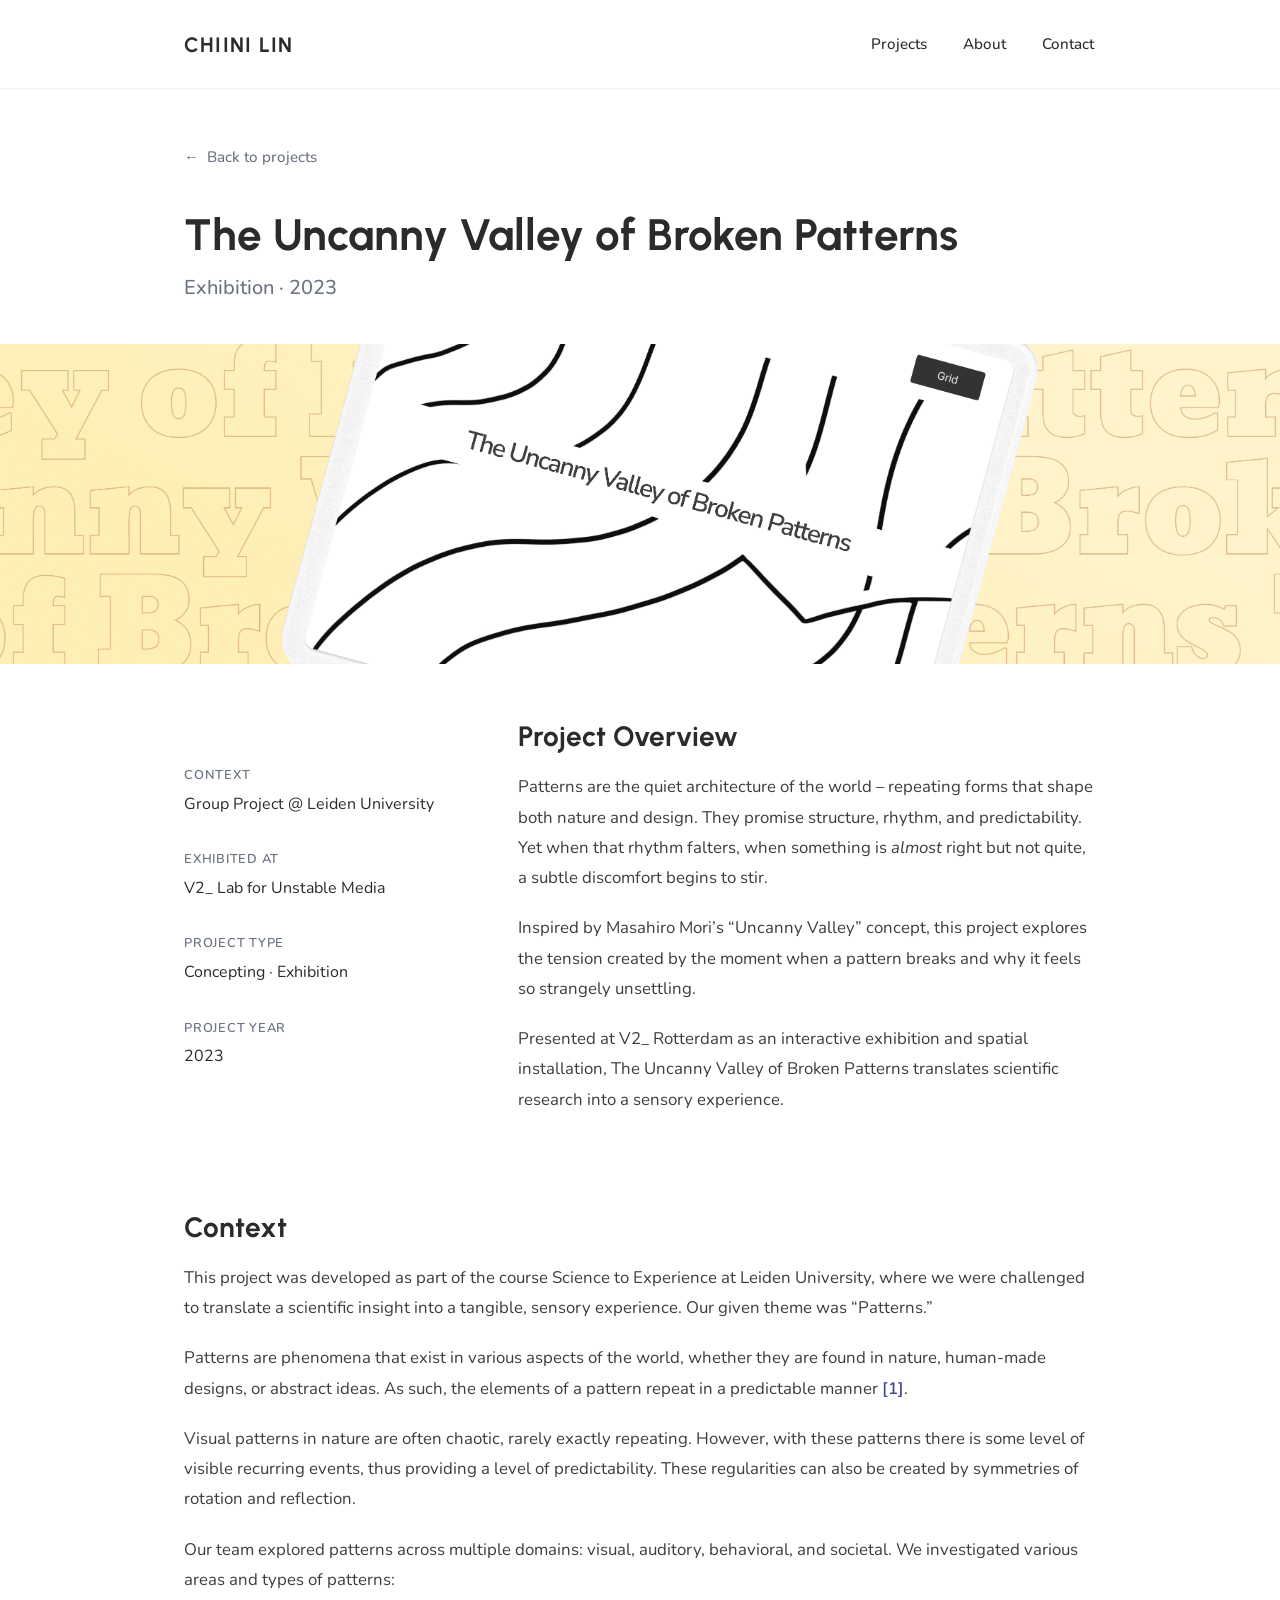
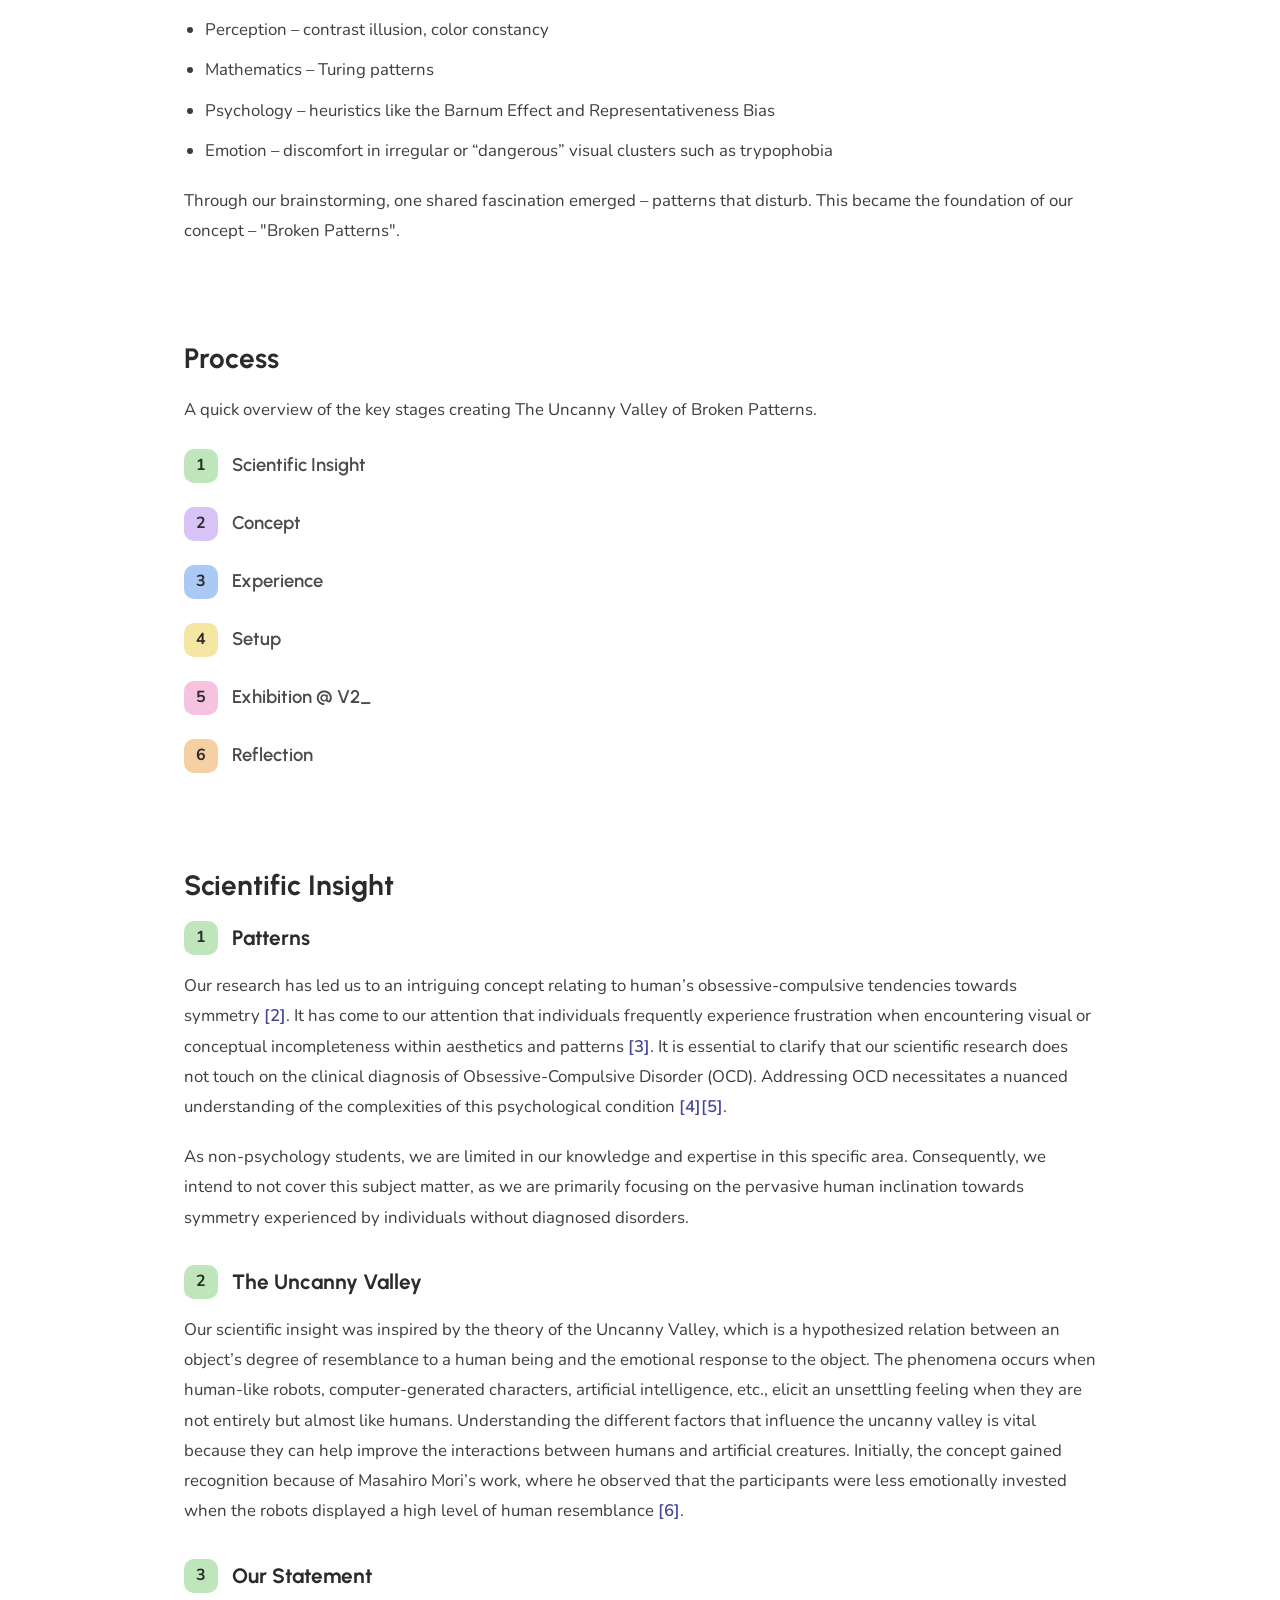
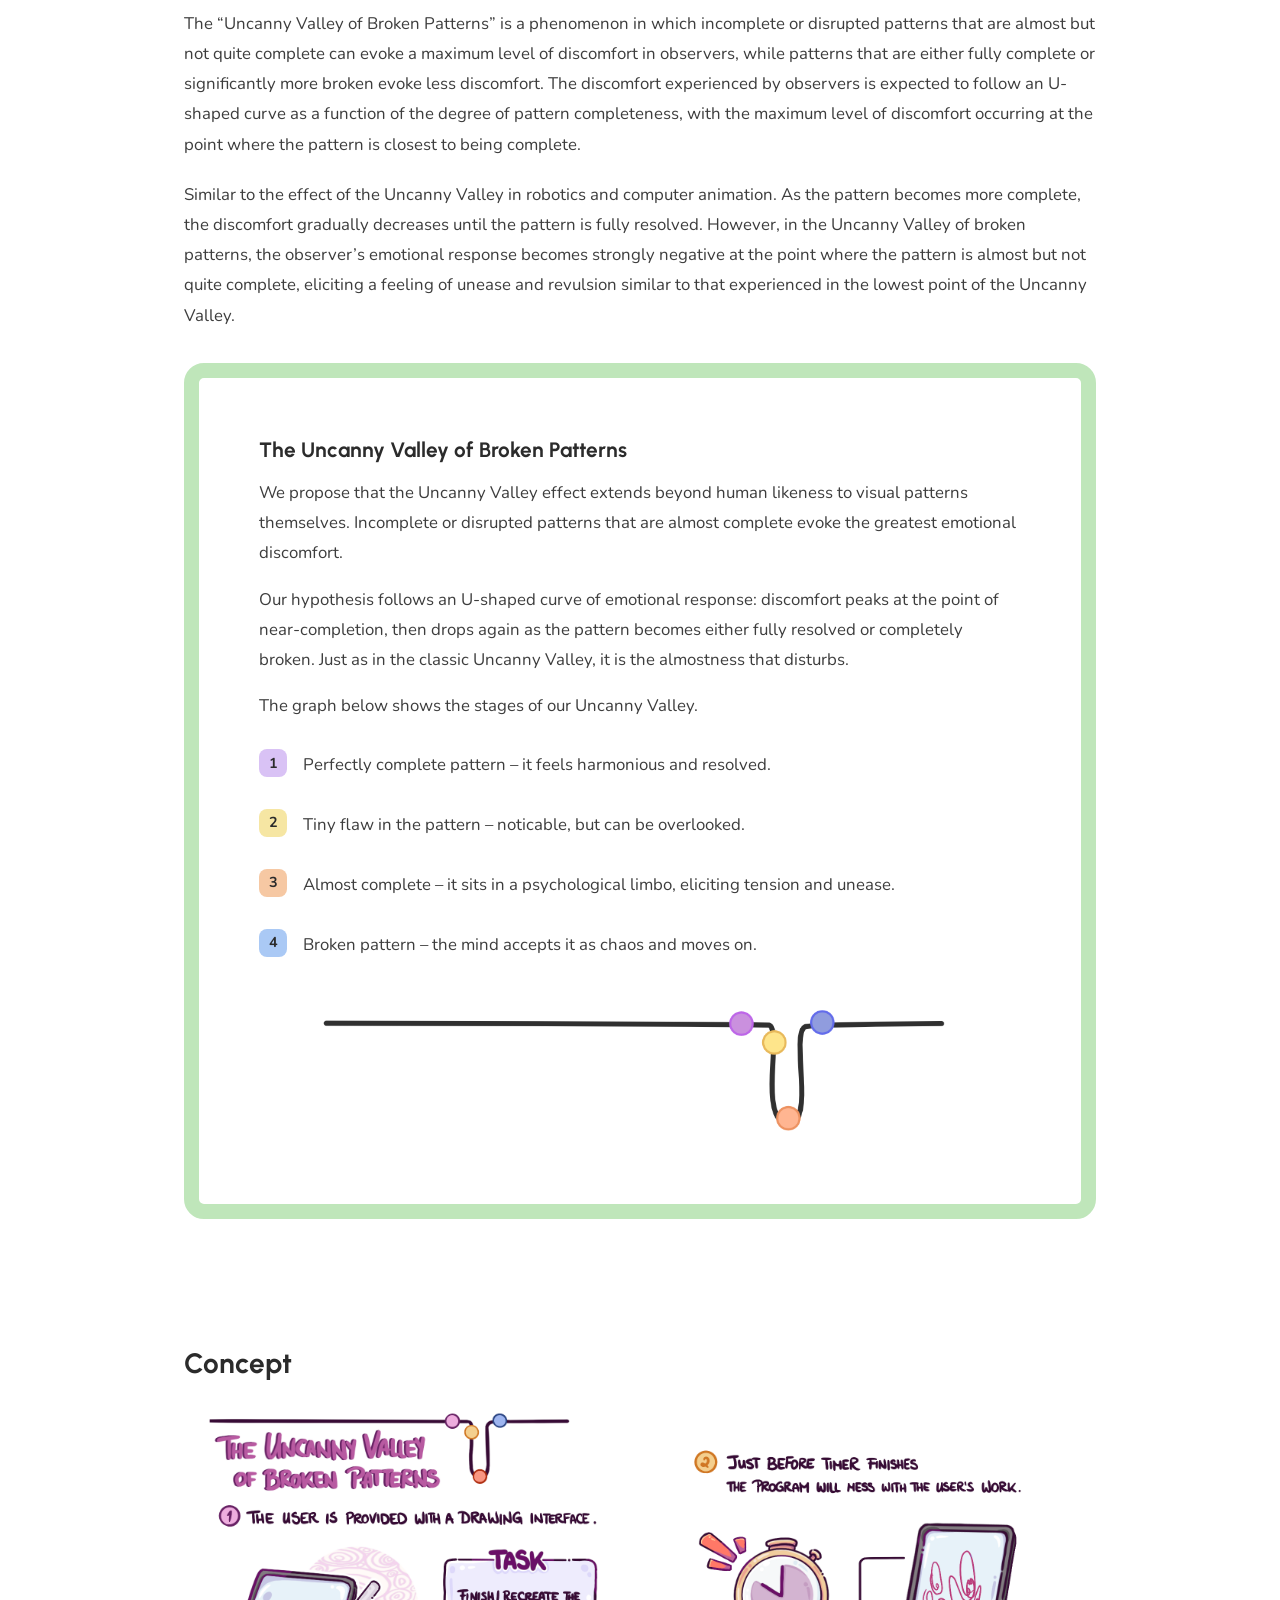
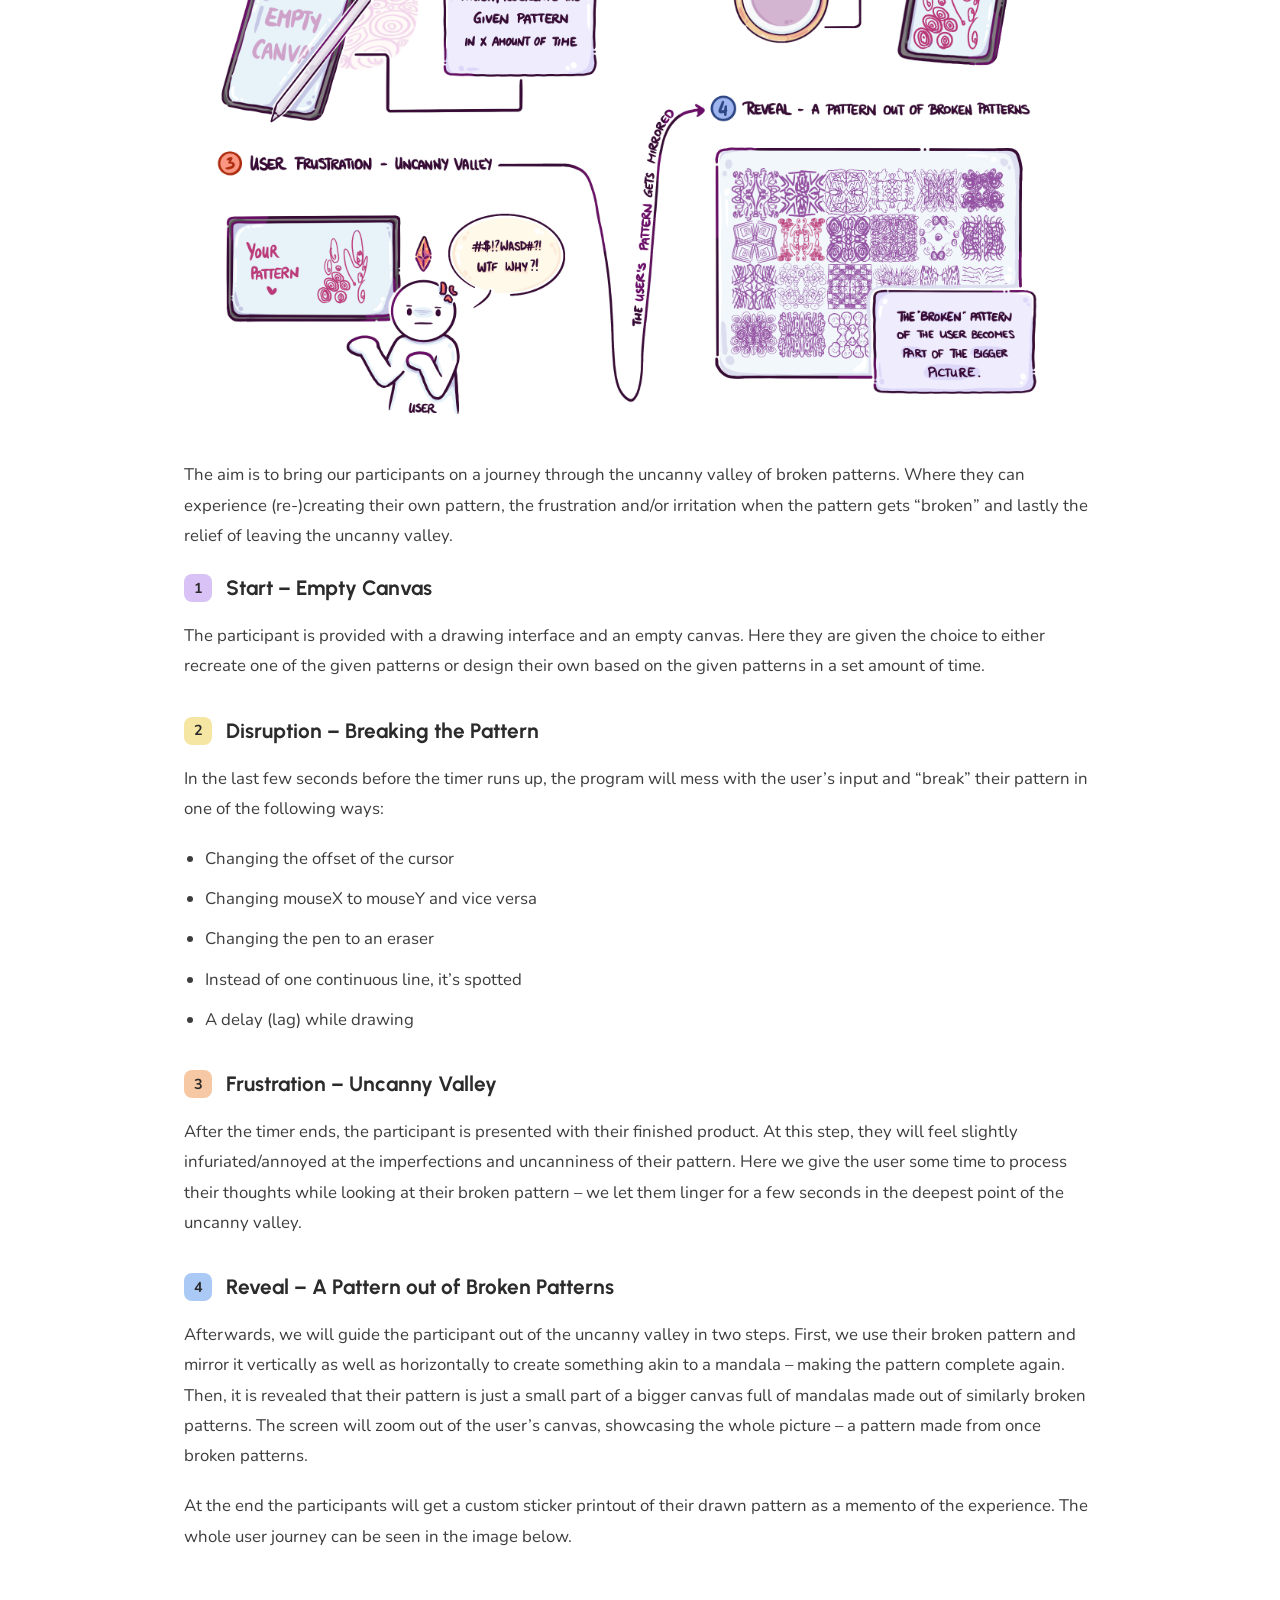
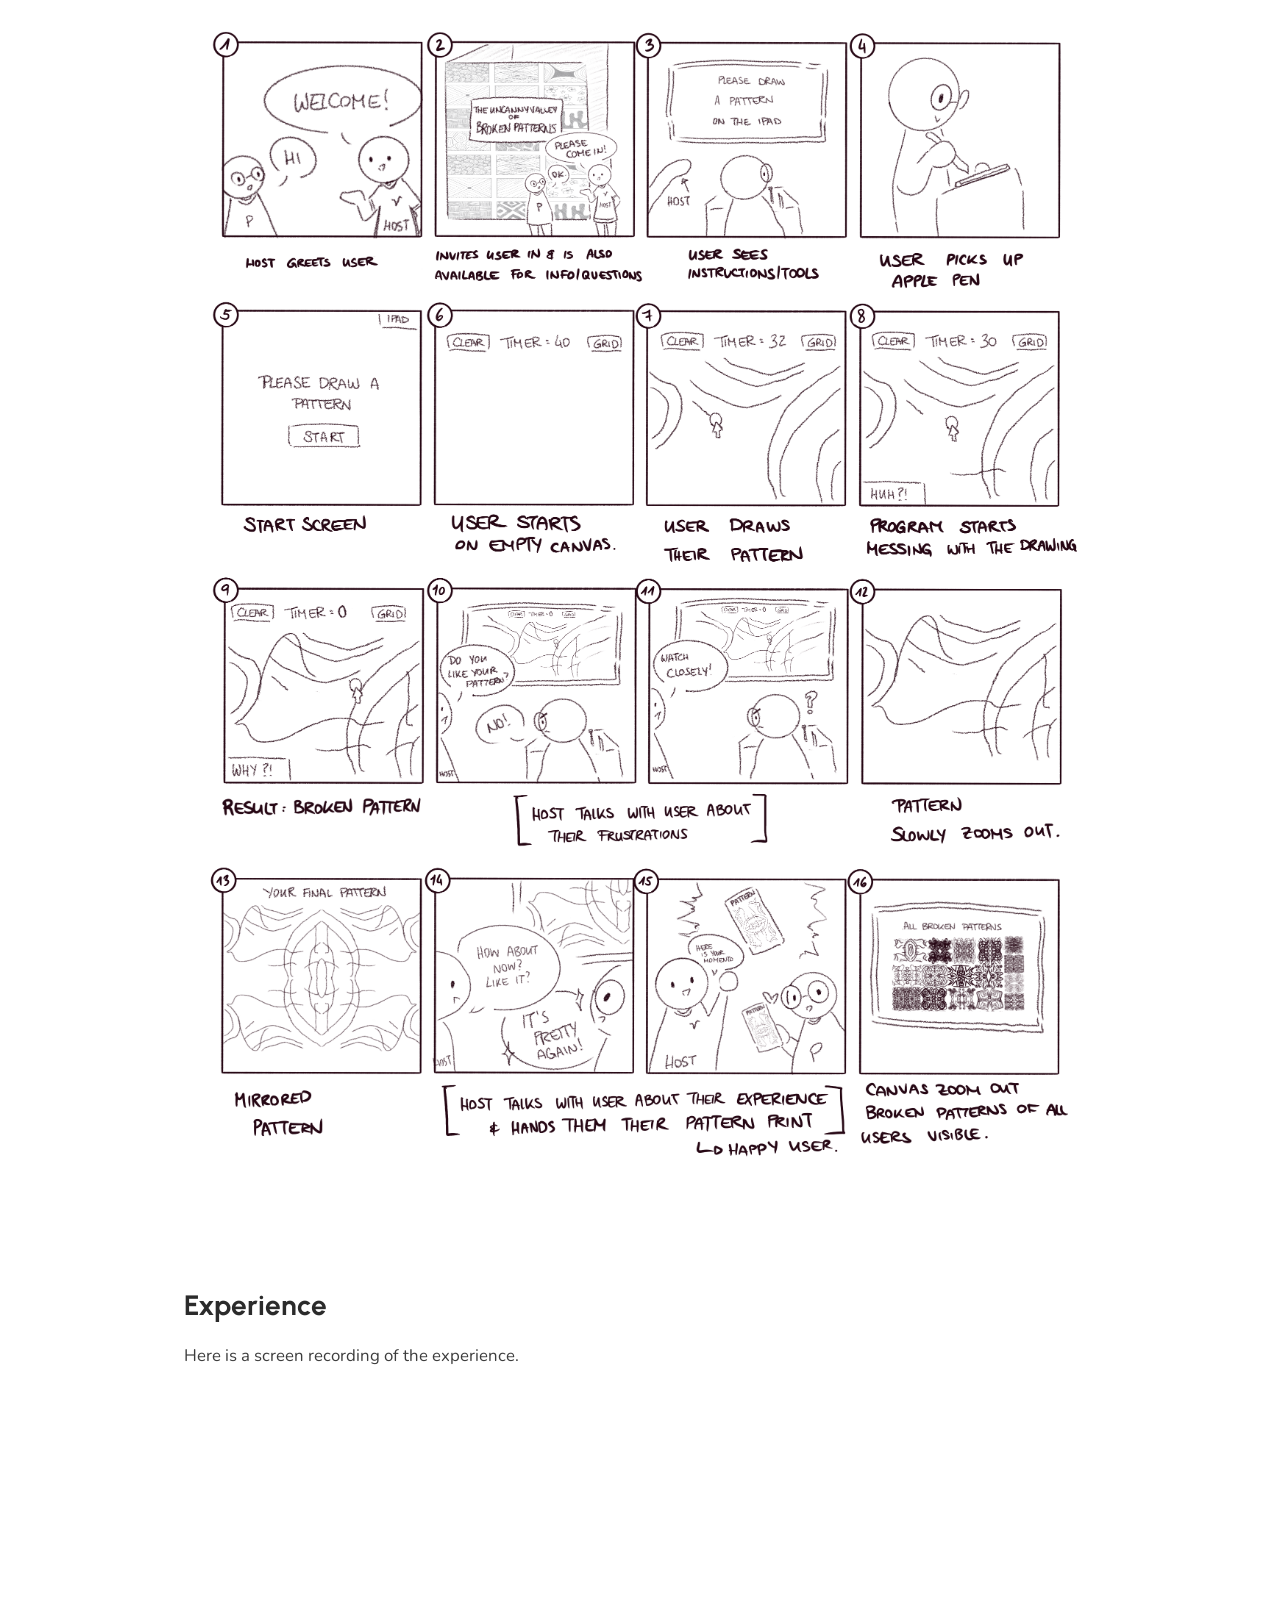
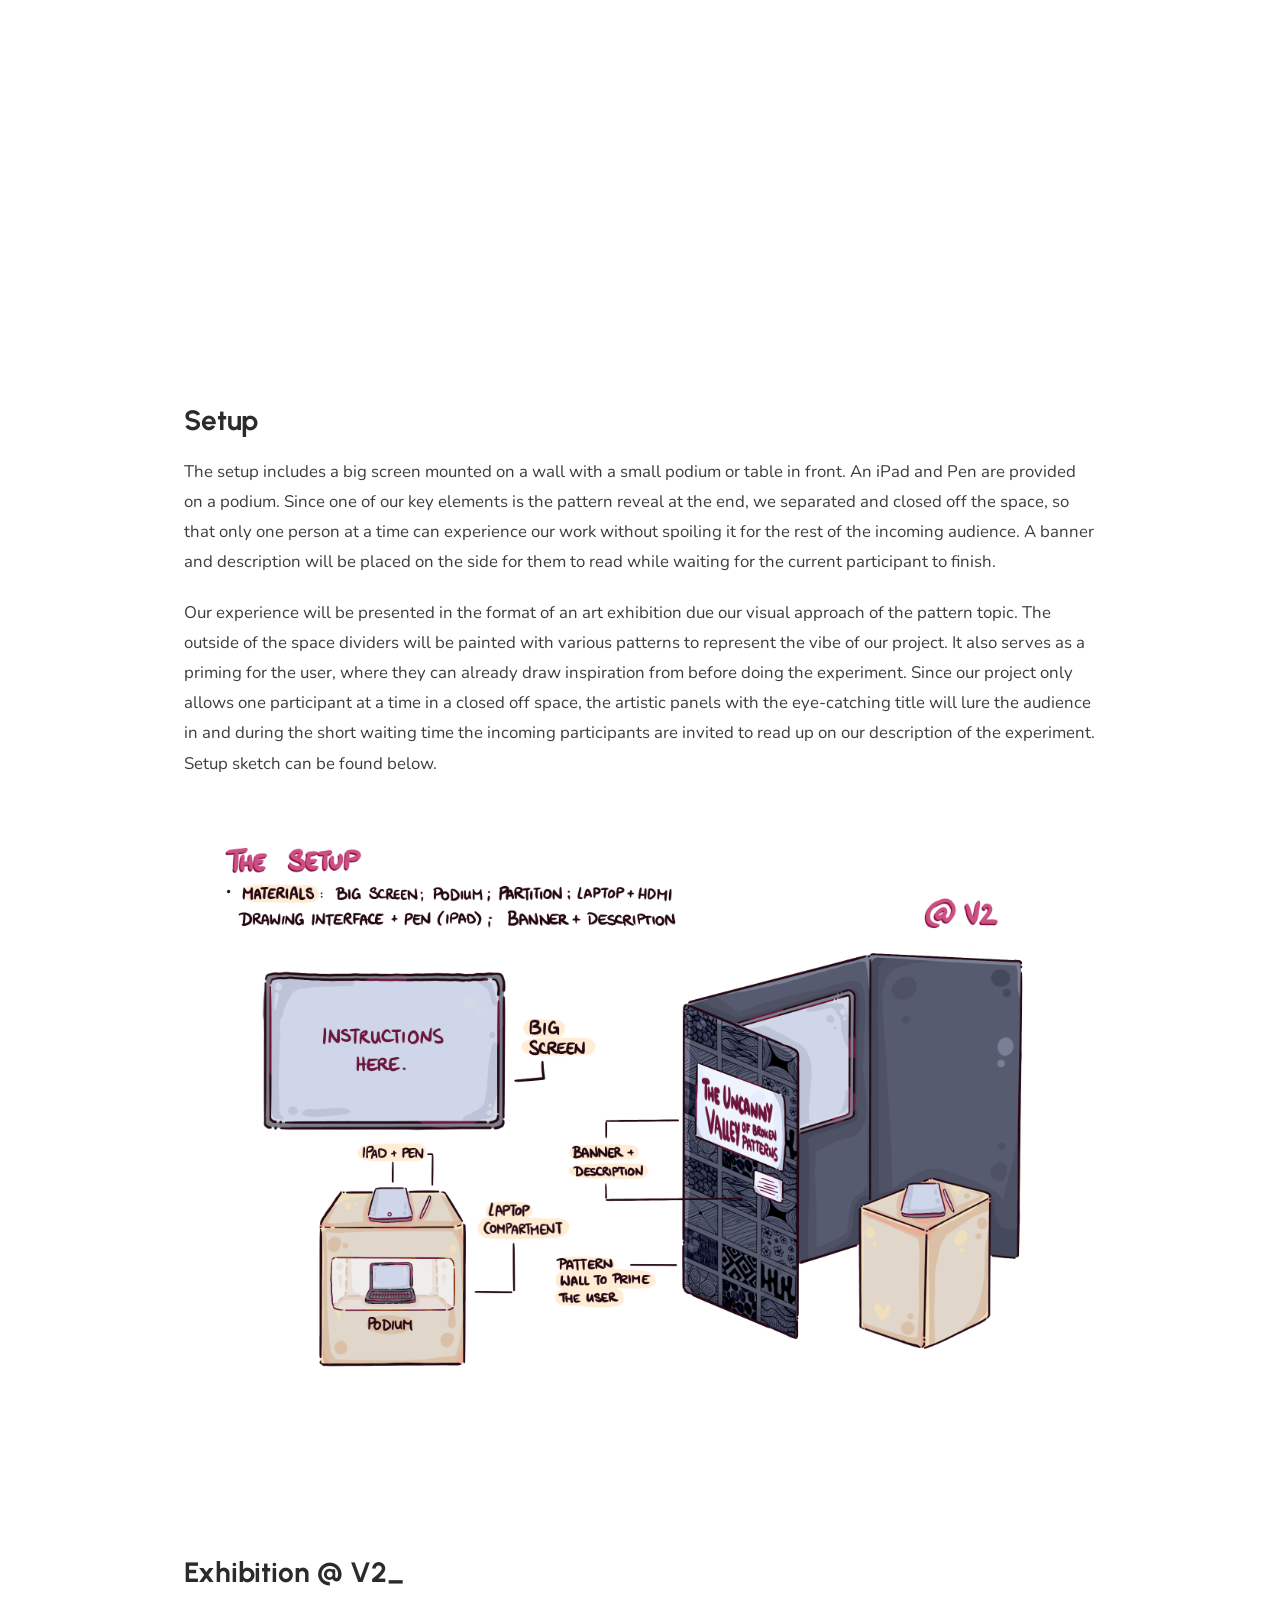
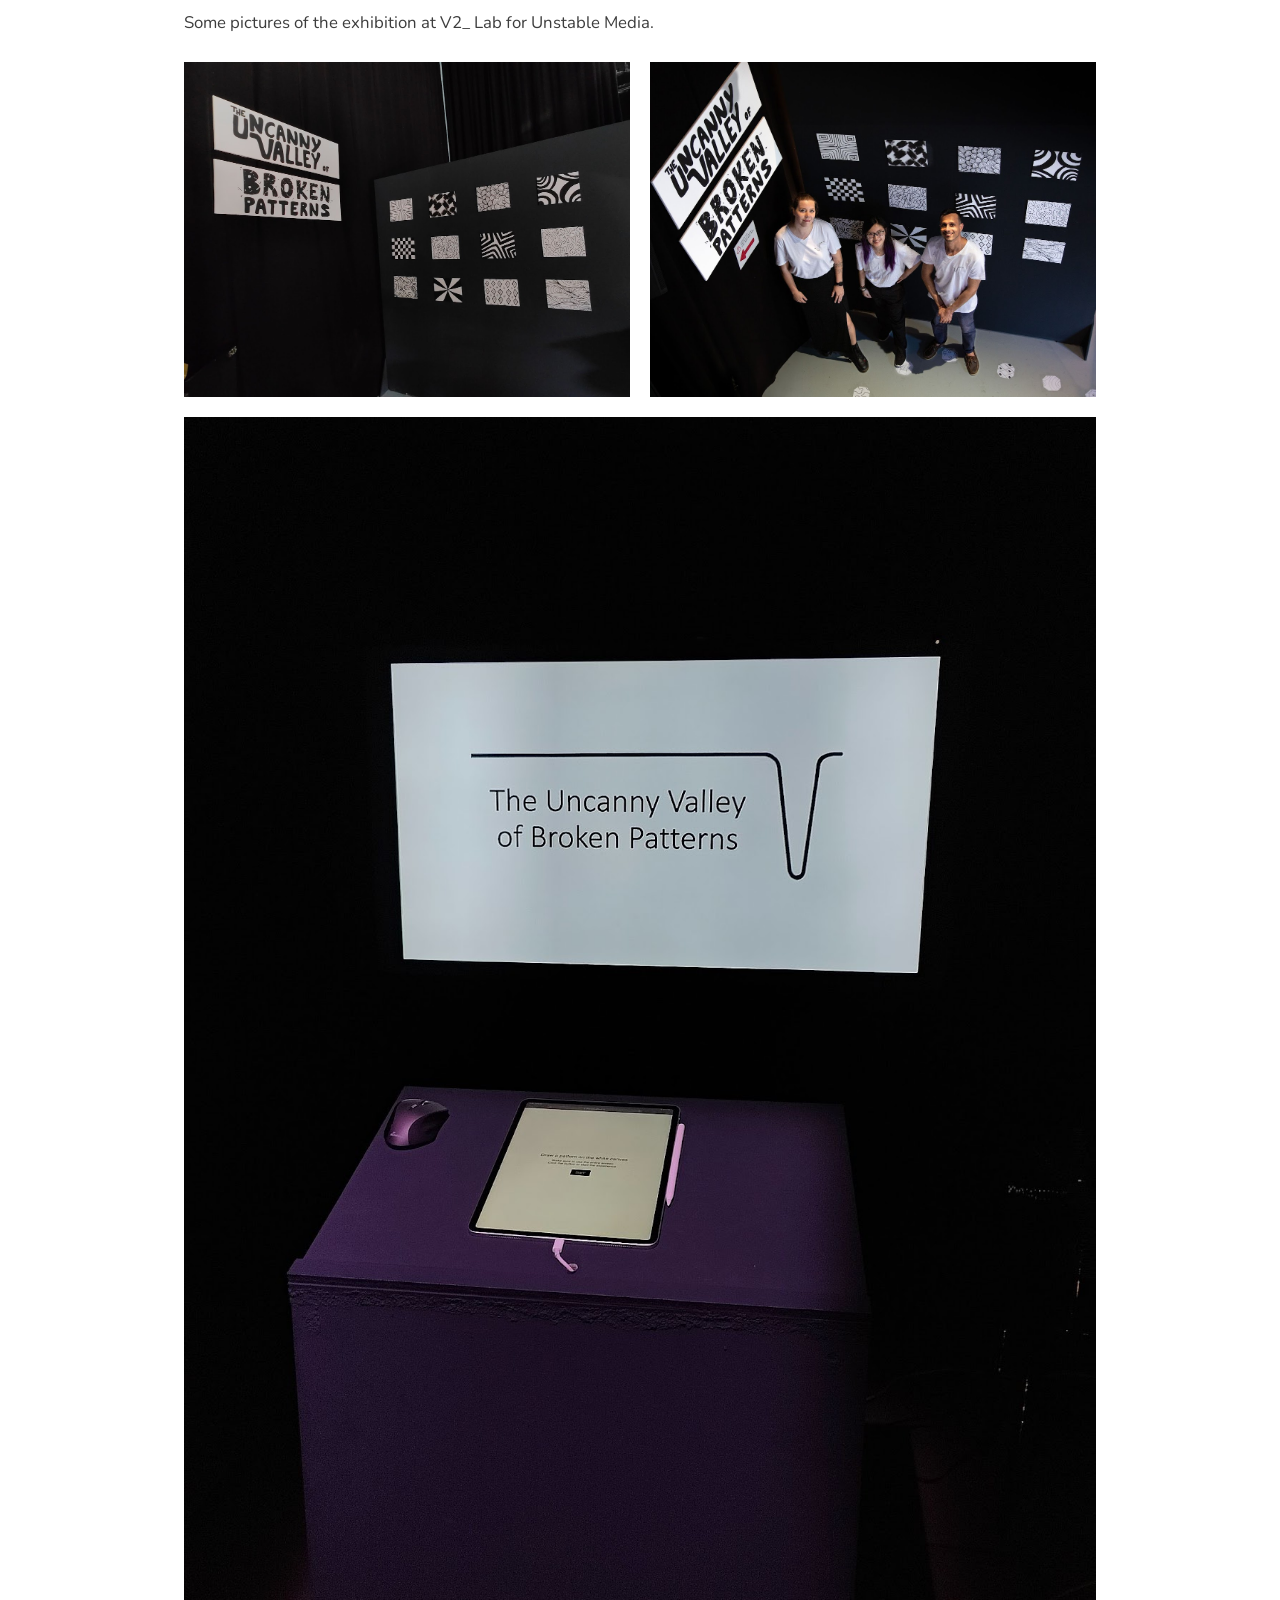
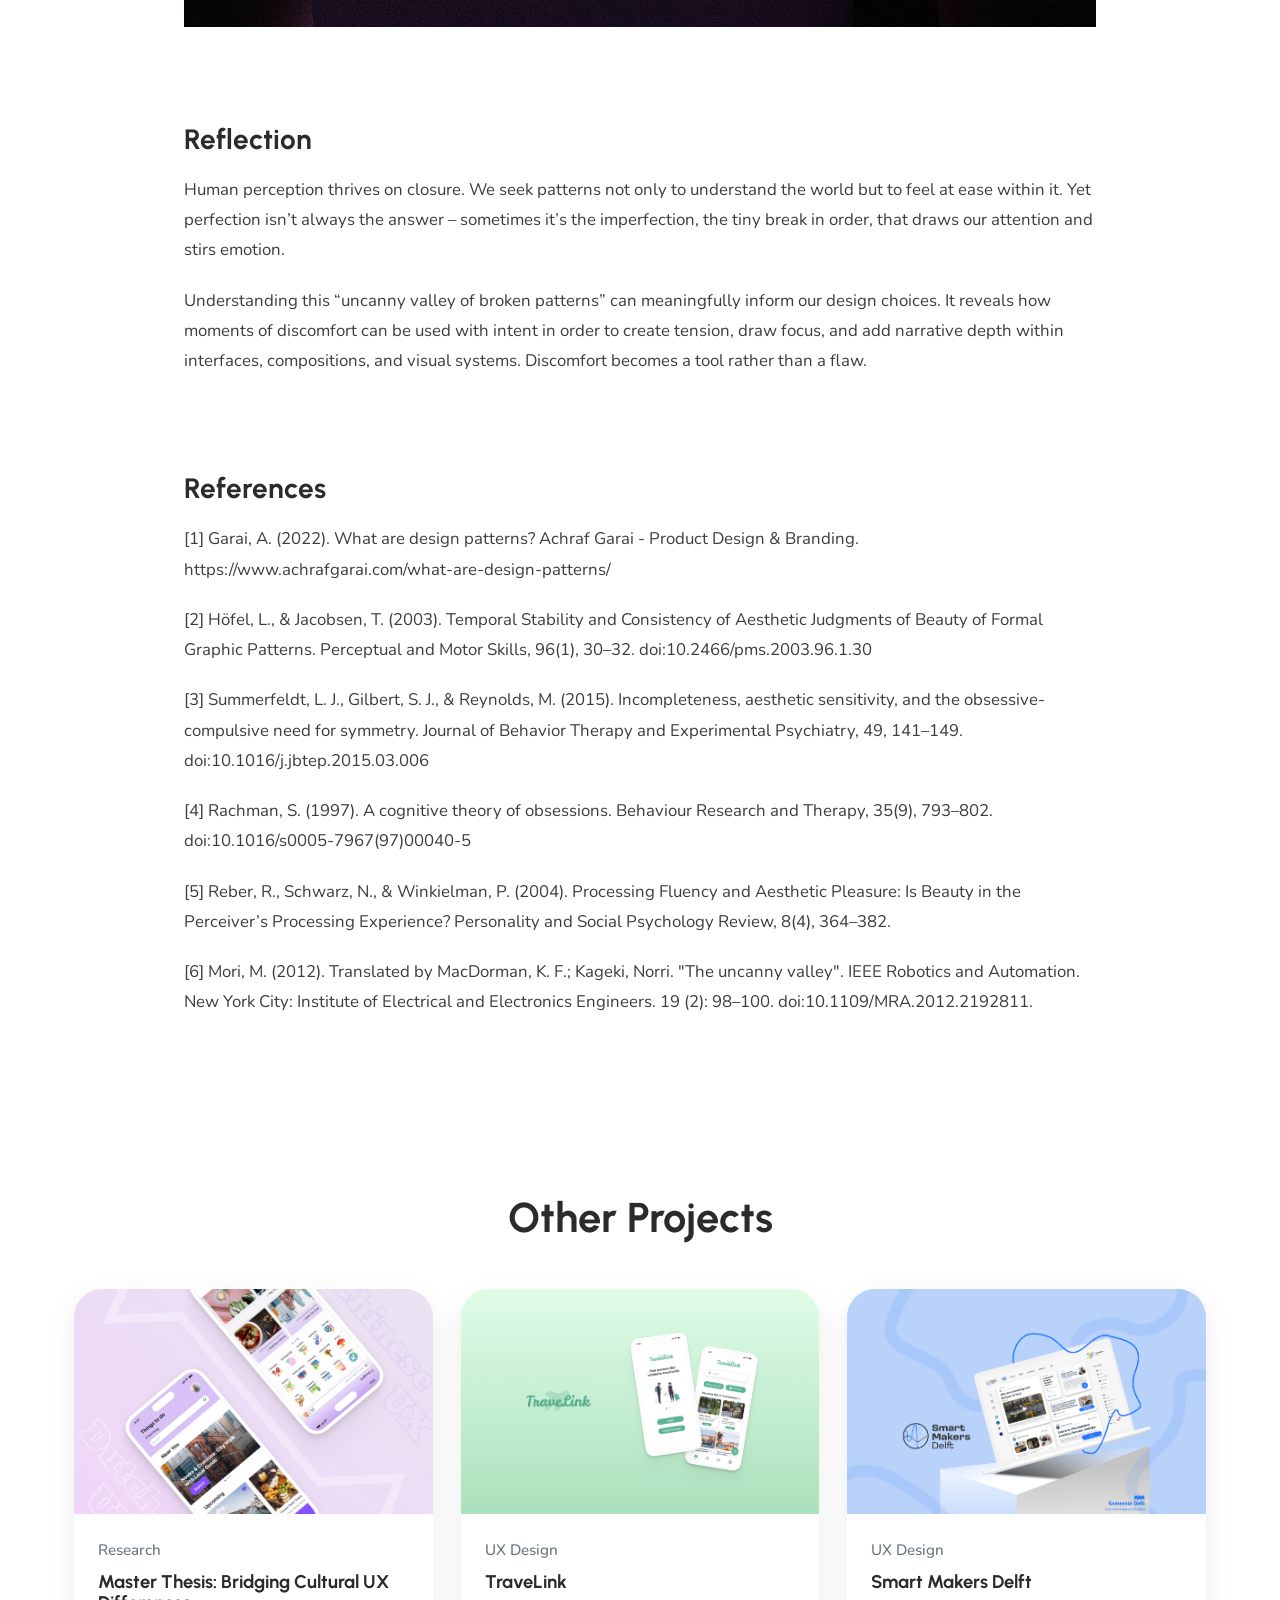
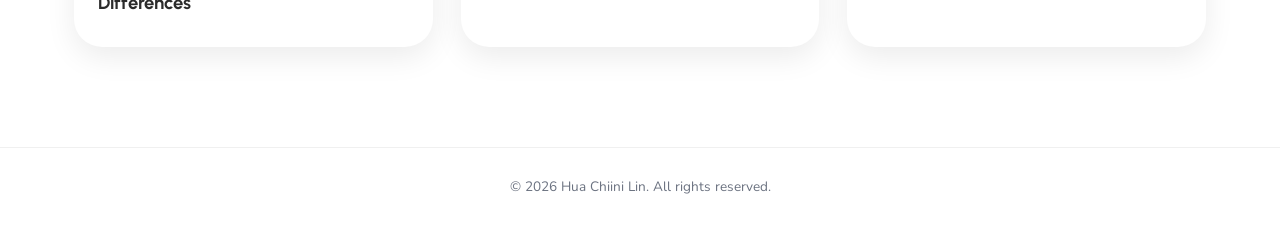
<file: uncanny.html>
<!DOCTYPE html>
<html lang="en">
<head>
<meta charset="UTF-8">
<meta name="viewport" content="width=device-width, initial-scale=1.0">
<title>The Uncanny Valley of Broken Patterns · Chiini Lin</title>
<meta name="description" content="The Uncanny Valley of Broken Patterns &ndash; an interactive exhibition exploring the discomfort of near-complete patterns, presented at V2_ Lab for Unstable Media.">
<meta name="author" content="Hua Chiini Lin">
<meta name="theme-color" content="#454695">
<link rel="canonical" href="https://chiifolio.com/uncanny.html">

<meta property="og:type" content="website">
<meta property="og:site_name" content="Chiini Lin">
<meta property="og:title" content="The Uncanny Valley of Broken Patterns · Chiini Lin">
<meta property="og:description" content="The Uncanny Valley of Broken Patterns &ndash; an interactive exhibition exploring the discomfort of near-complete patterns, presented at V2_ Lab for Unstable Media.">
<meta property="og:url" content="https://chiifolio.com/uncanny.html">
<meta property="og:image" content="https://chiifolio.com/img/Hero/Uncanny%20Hero.jpg">

<meta name="twitter:card" content="summary_large_image">
<meta name="twitter:title" content="The Uncanny Valley of Broken Patterns · Chiini Lin">
<meta name="twitter:description" content="The Uncanny Valley of Broken Patterns &ndash; an interactive exhibition exploring the discomfort of near-complete patterns, presented at V2_ Lab for Unstable Media.">
<meta name="twitter:image" content="https://chiifolio.com/img/Hero/Uncanny%20Hero.jpg">

<link rel="preconnect" href="https://fonts.googleapis.com">
<link rel="preconnect" href="https://fonts.gstatic.com" crossorigin>
<link href="https://fonts.googleapis.com/css2?family=Urbanist:wght@600;700;800&family=Nunito:wght@400;500;600;700&display=swap" rel="stylesheet">
<link rel="icon" type="image/x-icon" href="img/Favicon/favicon.ico">
<link rel="icon" type="image/png" sizes="32x32" href="img/Favicon/favicon-32x32.png">
<link rel="icon" type="image/png" sizes="16x16" href="img/Favicon/favicon-16x16.png">
<link rel="apple-touch-icon" href="img/Favicon/apple-touch-icon.png">
<link rel="manifest" href="img/Favicon/site.webmanifest">
<link rel="stylesheet" href="css/style.css">
</head>
<body>

<a href="#top" class="skip-link">Skip to main content</a>

<header class="site-header">
  <div class="container header-inner">
    <a href="index.html" class="logo">Chiini Lin</a>
    <button class="nav-toggle" id="navToggle" aria-label="Toggle navigation" aria-expanded="false" aria-controls="siteNav">
      <span aria-hidden="true"></span><span aria-hidden="true"></span><span aria-hidden="true"></span>
    </button>
    <nav class="nav" id="siteNav" aria-label="Primary">
      <a href="index.html#projects">Projects</a>
      <a href="about.html">About</a>
      <a href="index.html#contact">Contact</a>
    </nav>
  </div>
</header>

<main id="top">
  <section class="project-hero">
    <div class="container">
      <a href="index.html#projects" class="back-link">
        <span aria-hidden="true">&larr;</span> Back to projects
      </a>

      <h1 class="project-hero-title">The Uncanny Valley of Broken Patterns</h1>
      <p class="project-hero-meta">Exhibition &middot; 2023</p>
    </div>

    <div class="project-hero-image">
      <img src="img/Hero/Uncanny%20Hero.jpg" alt="Tablet showing the interactive pattern-drawing exhibit for The Uncanny Valley of Broken Patterns" width="3615" height="2160" loading="eager" decoding="async">
    </div>

    <div class="container">
      <div class="project-overview-grid">
        <dl class="project-meta-list">
          <div class="meta-item">
            <dt>Context</dt>
            <dd>Group Project @ Leiden University</dd>
          </div>
          <div class="meta-item">
            <dt>Exhibited At</dt>
            <dd>V2_ Lab for Unstable Media</dd>
          </div>
          <div class="meta-item">
            <dt>Project Type</dt>
            <dd>Concepting &middot; Exhibition</dd>
          </div>
          <div class="meta-item">
            <dt>Project Year</dt>
            <dd>2023</dd>
          </div>
        </dl>

        <div class="project-overview">
          <h2>Project Overview</h2>
          <p>Patterns are the quiet architecture of the world &ndash; repeating forms that shape both nature and design. They promise structure, rhythm, and predictability. Yet when that rhythm falters, when something is <em>almost</em> right but not quite, a subtle discomfort begins to stir.</p>
          <p>Inspired by Masahiro Mori&rsquo;s &ldquo;Uncanny Valley&rdquo; concept, this project explores the tension created by the moment when a pattern breaks and why it feels so strangely unsettling.</p>
          <p>Presented at V2_ Rotterdam as an interactive exhibition and spatial installation, The Uncanny Valley of Broken Patterns translates scientific research into a sensory experience.</p>
        </div>
      </div>
    </div>
  </section>

  <section class="project-content">
    <div class="container">
      <div class="project-overview">
        <h2>Context</h2>
        <p>This project was developed as part of the course Science to Experience at Leiden University, where we were challenged to translate a scientific insight into a tangible, sensory experience. Our given theme was &ldquo;Patterns.&rdquo;</p>
        <p>Patterns are phenomena that exist in various aspects of the world, whether they are found in nature, human-made designs, or abstract ideas. As such, the elements of a pattern repeat in a predictable manner <a href="#references" class="citation" aria-label="Jump to references">[1]</a>.</p>
        <p>Visual patterns in nature are often chaotic, rarely exactly repeating. However, with these patterns there is some level of visible recurring events, thus providing a level of predictability. These regularities can also be created by symmetries of rotation and reflection.</p>
        <p>Our team explored patterns across multiple domains: visual, auditory, behavioral, and societal. We investigated various areas and types of patterns:</p>
        <ul>
          <li>Perception &ndash; contrast illusion, color constancy</li>
          <li>Mathematics &ndash; Turing patterns</li>
          <li>Psychology &ndash; heuristics like the Barnum Effect and Representativeness Bias</li>
          <li>Emotion &ndash; discomfort in irregular or &ldquo;dangerous&rdquo; visual clusters such as trypophobia</li>
        </ul>
        <p>Through our brainstorming, one shared fascination emerged &ndash; patterns that disturb. This became the foundation of our concept &ndash; "Broken Patterns".</p>
      </div>
    </div>
  </section>

  <section class="project-content">
    <div class="container">
      <div class="project-overview">
        <h2>Process</h2>
        <p>A quick overview of the key stages creating The Uncanny Valley of Broken Patterns.</p>

        <div class="process-list">
          <a href="#scientific-insight" class="process-step">
            <span class="topic-num topic-num-1">1</span>
            <h3>Scientific Insight</h3>
          </a>
          <a href="#concept" class="process-step">
            <span class="topic-num topic-num-2">2</span>
            <h3>Concept</h3>
          </a>
          <a href="#experience" class="process-step">
            <span class="topic-num topic-num-3">3</span>
            <h3>Experience</h3>
          </a>
          <a href="#setup" class="process-step">
            <span class="topic-num topic-num-yellow">4</span>
            <h3>Setup</h3>
          </a>
          <a href="#exhibition" class="process-step">
            <span class="topic-num topic-num-pink">5</span>
            <h3>Exhibition @ V2_</h3>
          </a>
          <a href="#reflection" class="process-step">
            <span class="topic-num topic-num-orange">6</span>
            <h3>Reflection</h3>
          </a>
        </div>
      </div>
    </div>
  </section>

  <section class="project-content" id="scientific-insight">
    <div class="container">
      <div class="project-overview">
        <h2>Scientific Insight</h2>

        <div class="insight-topic">
          <div class="topic-header">
            <span class="topic-num topic-num-1">1</span>
            <h3>Patterns</h3>
          </div>
          <p>Our research has led us to an intriguing concept relating to human&rsquo;s obsessive-compulsive tendencies towards symmetry <a href="#references" class="citation" aria-label="Jump to references">[2]</a>. It has come to our attention that individuals frequently experience frustration when encountering visual or conceptual incompleteness within aesthetics and patterns <a href="#references" class="citation" aria-label="Jump to references">[3]</a>. It is essential to clarify that our scientific research does not touch on the clinical diagnosis of Obsessive-Compulsive Disorder (OCD). Addressing OCD necessitates a nuanced understanding of the complexities of this psychological condition <a href="#references" class="citation" aria-label="Jump to references">[4]</a><a href="#references" class="citation" aria-label="Jump to references">[5]</a>.</p>
          <p>As non-psychology students, we are limited in our knowledge and expertise in this specific area. Consequently, we intend to not cover this subject matter, as we are primarily focusing on the pervasive human inclination towards symmetry experienced by individuals without diagnosed disorders.</p>
        </div>

        <div class="insight-topic">
          <div class="topic-header">
            <span class="topic-num topic-num-1">2</span>
            <h3>The Uncanny Valley</h3>
          </div>
          <p>Our scientific insight was inspired by the theory of the Uncanny Valley, which is a hypothesized relation between an object&rsquo;s degree of resemblance to a human being and the emotional response to the object. The phenomena occurs when human-like robots, computer-generated characters, artificial intelligence, etc., elicit an unsettling feeling when they are not entirely but almost like humans. Understanding the different factors that influence the uncanny valley is vital because they can help improve the interactions between humans and artificial creatures. Initially, the concept gained recognition because of Masahiro Mori&rsquo;s work, where he observed that the participants were less emotionally invested when the robots displayed a high level of human resemblance <a href="#references" class="citation" aria-label="Jump to references">[6]</a>.</p>
        </div>

        <div class="insight-topic">
          <div class="topic-header">
            <span class="topic-num topic-num-1">3</span>
            <h3>Our Statement</h3>
          </div>
          <p>The &ldquo;Uncanny Valley of Broken Patterns&rdquo; is a phenomenon in which incomplete or disrupted patterns that are almost but not quite complete can evoke a maximum level of discomfort in observers, while patterns that are either fully complete or significantly more broken evoke less discomfort. The discomfort experienced by observers is expected to follow an U-shaped curve as a function of the degree of pattern completeness, with the maximum level of discomfort occurring at the point where the pattern is closest to being complete.</p>
          <p>Similar to the effect of the Uncanny Valley in robotics and computer animation. As the pattern becomes more complete, the discomfort gradually decreases until the pattern is fully resolved. However, in the Uncanny Valley of broken patterns, the observer&rsquo;s emotional response becomes strongly negative at the point where the pattern is almost but not quite complete, eliciting a feeling of unease and revulsion similar to that experienced in the lowest point of the Uncanny Valley.</p>
        </div>

        <div class="insight-box insight-box-green">
          <h3>The Uncanny Valley of Broken Patterns</h3>
          <p>We propose that the Uncanny Valley effect extends beyond human likeness to visual patterns themselves. Incomplete or disrupted patterns that are almost complete evoke the greatest emotional discomfort.</p>
          <p>Our hypothesis follows an U-shaped curve of emotional response: discomfort peaks at the point of near-completion, then drops again as the pattern becomes either fully resolved or completely broken. Just as in the classic Uncanny Valley, it is the almostness that disturbs.</p>
          <p>The graph below shows the stages of our Uncanny Valley.</p>
          <ol class="insight-steps">
            <li><span class="step-num step-purple">1</span><p>Perfectly complete pattern &ndash; it feels harmonious and resolved.</p></li>
            <li><span class="step-num step-yellow">2</span><p>Tiny flaw in the pattern &ndash; noticable, but can be overlooked.</p></li>
            <li><span class="step-num step-orange">3</span><p>Almost complete &ndash; it sits in a psychological limbo, eliciting tension and unease.</p></li>
            <li><span class="step-num step-blue">4</span><p>Broken pattern &ndash; the mind accepts it as chaos and moves on.</p></li>
          </ol>
          <img src="img/Uncanny/UncannyValley.png" alt="Diagram of a line illustrating the four stages of pattern completeness, dipping at the almost-complete stage" width="1144" height="292" loading="lazy" decoding="async">
        </div>
      </div>
    </div>
  </section>

  <section class="project-content" id="concept">
    <div class="container">
      <div class="project-overview">
        <h2>Concept</h2>
        <img src="img/Uncanny/FinalConcept.png" alt="Illustrated storyboard of the exhibition flow: the user draws on a canvas to recreate a given pattern, the program disrupts it just before the timer ends, the user reacts with frustration, and the broken pattern is revealed as part of a larger collective pattern" width="2388" height="1668" loading="lazy" decoding="async" class="concept-image">
        <p>The aim is to bring our participants on a journey through the uncanny valley of broken patterns. Where they can experience (re-)creating their own pattern, the frustration and/or irritation when the pattern gets &ldquo;broken&rdquo; and lastly the relief of leaving the uncanny valley.</p>

        <div class="insight-topic">
          <div class="topic-header">
            <span class="step-num step-purple">1</span>
            <h3>Start &ndash; Empty Canvas</h3>
          </div>
          <p>The participant is provided with a drawing interface and an empty canvas. Here they are given the choice to either recreate one of the given patterns or design their own based on the given patterns in a set amount of time.</p>
        </div>

        <div class="insight-topic">
          <div class="topic-header">
            <span class="step-num step-yellow">2</span>
            <h3>Disruption &ndash; Breaking the Pattern</h3>
          </div>
          <p>In the last few seconds before the timer runs up, the program will mess with the user&rsquo;s input and &ldquo;break&rdquo; their pattern in one of the following ways:</p>
          <ul>
            <li>Changing the offset of the cursor</li>
            <li>Changing mouseX to mouseY and vice versa</li>
            <li>Changing the pen to an eraser</li>
            <li>Instead of one continuous line, it&rsquo;s spotted</li>
            <li>A delay (lag) while drawing</li>
          </ul>
        </div>

        <div class="insight-topic">
          <div class="topic-header">
            <span class="step-num step-orange">3</span>
            <h3>Frustration &ndash; Uncanny Valley</h3>
          </div>
          <p>After the timer ends, the participant is presented with their finished product. At this step, they will feel slightly infuriated/annoyed at the imperfections and uncanniness of their pattern. Here we give the user some time to process their thoughts while looking at their broken pattern &ndash; we let them linger for a few seconds in the deepest point of the uncanny valley.</p>
        </div>

        <div class="insight-topic">
          <div class="topic-header">
            <span class="step-num step-blue">4</span>
            <h3>Reveal &ndash; A Pattern out of Broken Patterns</h3>
          </div>
          <p>Afterwards, we will guide the participant out of the uncanny valley in two steps. First, we use their broken pattern and mirror it vertically as well as horizontally to create something akin to a mandala &ndash; making the pattern complete again. Then, it is revealed that their pattern is just a small part of a bigger canvas full of mandalas made out of similarly broken patterns. The screen will zoom out of the user&rsquo;s canvas, showcasing the whole picture &ndash; a pattern made from once broken patterns.</p>
          <p>At the end the participants will get a custom sticker printout of their drawn pattern as a memento of the experience. The whole user journey can be seen in the image below.</p>
        </div>
        <img class="concept-image" src="img/Uncanny/User%20Journey.png" alt="16-panel storyboard of the full user journey: the host greets the user, explains the drawing task, the program disrupts the pattern near the end of the timer, the user reacts with frustration, and the pattern is mirrored and revealed as part of a larger canvas of broken patterns before the user receives a printed memento" width="2480" height="3223" loading="lazy" decoding="async">
      </div>
    </div>
  </section>

   <section class="project-content" id="experience">
    <div class="container">
      <div class="project-overview">
        <h2>Experience</h2>
        <p>Here is a screen recording of the experience.</p>
        <div class="video-embed">
          <iframe src="https://player.vimeo.com/video/1141189167" title="Screen recording of The Uncanny Valley of Broken Patterns exhibit" frameborder="0" allow="autoplay; fullscreen; picture-in-picture" allowfullscreen loading="lazy"></iframe>
        </div>
      </div>
    </div>
   </section>

   <section class="project-content" id="setup">
    <div class="container">
      <div class="project-overview">
        <h2>Setup</h2>
        <p>The setup includes a big screen mounted on a wall with a small podium or table in front. An iPad and Pen are provided on a podium. Since one of our key elements is the pattern reveal at the end, we separated and closed off the space, so that only one person at a time can experience our work without spoiling it for the rest of the incoming audience. A banner and description will be placed on the side for them to read while waiting for the current participant to finish. </p>
        <p>Our experience will be presented in the format of an art exhibition due our visual approach of the pattern topic. The outside of the space dividers will be painted with various patterns to represent the vibe of our project. It also serves as a priming for the user, where they can already draw inspiration from before doing the experiment. Since our project only allows one participant at a time in a closed off space, the artistic panels with the eye-catching title will lure the audience in and during the short waiting time the incoming participants are invited to read up on our description of the experiment. Setup sketch can be found below.</p>
        <img class="concept-image" src="img/Uncanny/FinalSetup.png" alt="Labeled sketch of the exhibition setup: a big screen showing instructions, a podium with an iPad, pen, and laptop compartment, and a patterned partition wall displaying the exhibit's banner and description" width="2388" height="1668" loading="lazy" decoding="async">
      </div>
    </div>
   </section>

   <section class="project-content" id="exhibition">
    <div class="container">
      <div class="project-overview">
        <h2>Exhibition @ V2_</h2>
        <p>Some pictures of the exhibition at V2_ Lab for Unstable Media.</p>
        <div class="exhibition-gallery">
          <img class="gallery-img" src="img/Uncanny/Entry.jpg" alt="Entrance display of The Uncanny Valley of Broken Patterns exhibit, showing patterned tiles on a black panel" width="1280" height="977" loading="lazy" decoding="async">
          <img class="gallery-img" src="img/Uncanny/Team.jpg" alt="The three team members posing in front of the exhibit's pattern display wall" width="1280" height="899" loading="lazy" decoding="async">
          <img class="gallery-img gallery-img-wide" src="img/Uncanny/Setup.jpg" alt="Full exhibition setup with the projected title screen above an interactive tablet on a purple podium" width="1280" height="1698" loading="lazy" decoding="async">
        </div>
      </div>
    </div>
   </section>

   <section class="project-content" id="reflection">
    <div class="container">
      <div class="project-overview">
        <h2>Reflection</h2>
        <p>Human perception thrives on closure. We seek patterns not only to understand the world but to feel at ease within it. Yet perfection isn&rsquo;t always the answer &ndash; sometimes it&rsquo;s the imperfection, the tiny break in order, that draws our attention and stirs emotion.</p>
        <p>Understanding this &ldquo;uncanny valley of broken patterns&rdquo; can meaningfully inform our design choices. It reveals how moments of discomfort can be used with intent in order to create tension, draw focus, and add narrative depth within interfaces, compositions, and visual systems. Discomfort becomes a tool rather than a flaw.</p>
      </div>
    </div>
   </section>

   <section class="project-content">
    <div class="container">
      <div class="project-overview">
        <h2 id="references">References</h2>
        <p>[1] Garai, A. (2022). What are design patterns? Achraf Garai - Product Design &amp; Branding. https://www.achrafgarai.com/what-are-design-patterns/</p>
        <p>[2] Höfel, L., &amp; Jacobsen, T. (2003). Temporal Stability and Consistency of Aesthetic Judgments of Beauty of Formal Graphic Patterns. Perceptual and Motor Skills, 96(1), 30&ndash;32. doi:10.2466/pms.2003.96.1.30</p>
        <p>[3] Summerfeldt, L. J., Gilbert, S. J., &amp; Reynolds, M. (2015). Incompleteness, aesthetic sensitivity, and the obsessive-compulsive need for symmetry. Journal of Behavior Therapy and Experimental Psychiatry, 49, 141&ndash;149. doi:10.1016/j.jbtep.2015.03.006</p>
        <p>[4] Rachman, S. (1997). A cognitive theory of obsessions. Behaviour Research and Therapy, 35(9), 793&ndash;802. doi:10.1016/s0005-7967(97)00040-5</p>
        <p>[5] Reber, R., Schwarz, N., &amp; Winkielman, P. (2004). Processing Fluency and Aesthetic Pleasure: Is Beauty in the Perceiver&rsquo;s Processing Experience? Personality and Social Psychology Review, 8(4), 364&ndash;382.</p>
        <p>[6] Mori, M. (2012). Translated by MacDorman, K. F.; Kageki, Norri. "The uncanny valley". IEEE Robotics and Automation. New York City: Institute of Electrical and Electronics Engineers. 19 (2): 98&ndash;100. doi:10.1109/MRA.2012.2192811.</p>
      </div>
    </div>
   </section>

  <section class="other-projects">
    <div class="container-wide">
      <h2 class="section-title">Other Projects</h2>
      <div class="other-projects-grid">

        <div class="project-card-wrap">
          <div class="card-glow glow-thesis" aria-hidden="true"></div>
          <a href="thesis.html" class="other-project-card">
            <div class="other-project-image">
              <img src="img/Hero/Thesis%20Hero.png" alt="" width="1600" height="1200" loading="lazy" decoding="async">
            </div>
            <div class="other-project-info">
              <p class="project-meta">Research</p>
              <h3>Master Thesis: Bridging Cultural UX Differences</h3>
            </div>
          </a>
        </div>

        <div class="project-card-wrap">
          <div class="card-glow glow-travelink" aria-hidden="true"></div>
          <a href="travelink.html" class="other-project-card">
            <div class="other-project-image">
              <img src="img/Hero/TraveLink%20Hero.png" alt="" width="3276" height="1971" loading="lazy" decoding="async">
            </div>
            <div class="other-project-info">
              <p class="project-meta">UX Design</p>
              <h3>TraveLink</h3>
            </div>
          </a>
        </div>

        <div class="project-card-wrap">
          <div class="card-glow glow-makers" aria-hidden="true"></div>
          <a href="smart-makers-delft.html" class="other-project-card">
            <div class="other-project-image">
              <img src="img/Hero/Smart%20Makers%20Hero.png" alt="" width="3276" height="1971" loading="lazy" decoding="async">
            </div>
            <div class="other-project-info">
              <p class="project-meta">UX Design</p>
              <h3>Smart Makers Delft</h3>
            </div>
          </a>
        </div>

      </div>
    </div>
  </section>

</main>

<footer class="site-footer">
  <div class="container">
    <p>&copy; 2026 Hua Chiini Lin. All rights reserved.</p>
  </div>
</footer>

<script src="js/script.js"></script>
</body>
</html>
</file>
<file: css/style.css>
/* ---------- Design tokens ---------- */
:root {
  --color-ink: #2b2b2b;
  --color-muted: #6b7280;
  --color-purple: #454695;
  --color-purple-dark: #383a78;
  --color-section-bg: #dde6f7;
  --color-white: #ffffff;

  --font-heading: "Urbanist", "Helvetica Neue", Arial, sans-serif;
  --font-body: "Nunito", "Helvetica Neue", Arial, sans-serif;

  --container-width: 960px;
  --container-width-wide: 1180px;
  --radius-lg: 28px;
  --radius-md: 18px;
  --radius-btn: 10px;

  --font-size-h3: 1.3rem;
  --font-size-subheading: clamp(1.05rem, 1rem + 0.3vw, 1.15rem);
}

/* ---------- Reset ---------- */
* { box-sizing: border-box; }
html {
  scroll-behavior: smooth;
  scroll-padding-top: 90px;
}

@media (prefers-reduced-motion: reduce) {
  html { scroll-behavior: auto; }
  *, *::before, *::after {
    animation-duration: 0.01ms !important;
    animation-iteration-count: 1 !important;
    transition-duration: 0.01ms !important;
    scroll-behavior: auto !important;
  }
}

/* ---------- Accessibility helpers ---------- */
.visually-hidden {
  position: absolute;
  width: 1px;
  height: 1px;
  margin: -1px;
  padding: 0;
  overflow: hidden;
  clip: rect(0, 0, 0, 0);
  white-space: nowrap;
  border: 0;
}
.skip-link {
  position: absolute;
  top: -100%;
  left: 16px;
  z-index: 200;
  background: var(--color-purple-dark);
  color: #fff;
  padding: 12px 20px;
  border-radius: 8px;
  font-weight: 500;
  transition: top 0.15s ease;
}
.skip-link:focus {
  top: 16px;
}

a:focus-visible,
button:focus-visible {
  outline: 3px solid var(--color-purple-dark);
  outline-offset: 3px;
  border-radius: 4px;
}
body {
  margin: 0;
  font-family: var(--font-body);
  color: var(--color-ink);
  background: var(--color-white);
  line-height: 1.6;
  -webkit-font-smoothing: antialiased;
}
img { max-width: 100%; display: block; }
a { color: inherit; text-decoration: none; }
h1, h2, h3 {
  font-family: var(--font-heading);
  margin: 0;
  line-height: 1.15;
}
p { margin: 0; }

.container {
  width: 100%;
  max-width: var(--container-width);
  margin: 0 auto;
  padding: 0 24px;
}
.container-wide {
  width: 100%;
  max-width: var(--container-width-wide);
  margin: 0 auto;
  padding: 0 24px;
}

/* ---------- Buttons ---------- */
.btn {
  display: inline-block;
  background: var(--color-purple);
  color: var(--color-white);
  font-family: var(--font-body);
  font-weight: 500;
  font-size: 1rem;
  padding: 14px 32px;
  border-radius: var(--radius-btn);
  border: none;
  cursor: pointer;
  transition: background 0.2s ease, transform 0.2s ease;
}
.btn:hover {
  background: var(--color-purple-dark);
  transform: translateY(-1px);
}

/* ---------- Header ---------- */
.site-header {
  position: sticky;
  top: 0;
  background: rgba(255, 255, 255, 0.9);
  backdrop-filter: blur(8px);
  z-index: 100;
  border-bottom: 1px solid rgba(0, 0, 0, 0.05);
}
.header-inner {
  display: flex;
  align-items: center;
  justify-content: space-between;
  padding-top: 22px;
  padding-bottom: 22px;
}
.logo {
  font-family: var(--font-heading);
  font-size: 1.3rem;
  font-weight: 700;
  letter-spacing: 0.06em;
  text-transform: uppercase;
}
.nav {
  display: flex;
  gap: 32px;
}
.nav a {
  display: inline-block;
  padding: 10px 2px;
  font-weight: 500;
  font-size: 0.95rem;
  color: var(--color-ink);
}
.nav-toggle {
  display: none;
  flex-direction: column;
  align-items: center;
  justify-content: center;
  gap: 5px;
  width: 44px;
  height: 44px;
  background: none;
  border: none;
  cursor: pointer;
  padding: 0;
}
.nav-toggle span {
  width: 22px;
  height: 2px;
  background: var(--color-ink);
  display: block;
}

/* ---------- Hero ---------- */
.hero {
  padding: 90px 24px 110px;
  max-width: 760px;
}
.hero h1 {
  font-size: clamp(2.6rem, 5vw, 3.6rem);
  font-weight: 800;
  margin-bottom: 28px;
}
.hero p {
  font-size: 1.15rem;
  color: #3d3d3d;
  margin-bottom: 40px;
  max-width: 620px;
}

/* ---------- About page ---------- */
.about-section {
  padding: 90px 0 110px;
}
.about-grid {
  display: grid;
  grid-template-columns: 1fr;
  align-items: center;
  gap: 48px;
}
@media (min-width: 880px) {
  .about-grid {
    grid-template-columns: 1fr 380px;
    gap: 64px;
  }
}
.about-title {
  font-family: var(--font-heading);
  font-weight: 800;
  font-size: clamp(2.4rem, 4.5vw, 3.2rem);
  margin-bottom: 28px;
}
.about-text p {
  font-size: 1.05rem;
  line-height: 1.8;
  color: #3d3d3d;
  margin-bottom: 20px;
}
.about-text .btn {
  margin-top: 8px;
}
.about-image img {
  width: 100%;
  height: auto;
  border-radius: 0;
  display: block;
}

/* ---------- Projects section ---------- */
.projects-section {
  background: var(--color-section-bg);
  border-radius: var(--radius-lg);
  margin: 0;
  padding: 64px 0 80px;
}
.section-title {
  text-align: center;
  font-size: clamp(2rem, 4vw, 2.6rem);
  font-weight: 700;
  color: var(--color-ink);
  margin-bottom: 40px;
}

.project-list {
  display: flex;
  flex-direction: column;
  gap: 42px;
}

.project-card-wrap {
  position: relative;
}

.card-glow {
  position: absolute;
  inset: -35px;
  background-size: cover;
  background-position: center;
  filter: blur(50px) brightness(0.95) saturate(1.25) contrast(1);
  opacity: 0;
  transform: scale(0.95);
  transition: opacity 0.45s ease, transform 0.45s ease;
  z-index: 0;
  pointer-events: none;
}
.glow-thesis { background-image: url("../img/Effects/Thesis%20Bg.png"); }
.glow-travelink { background-image: url("../img/Effects/TraveLinkBg.png"); }
.glow-uncanny { background-image: url("../img/Effects/Uncanny%20Bg.jpg"); }
.glow-makers { background-image: url("../img/Effects/Smart%20Maker%20Bg.png"); }

.project-card-wrap:hover .card-glow {
  opacity: 0.85;
  transform: scale(0.98);
}

.project-card {
  position: relative;
  z-index: 1;
  display: grid;
  grid-template-columns: 1fr;
  background: var(--color-white);
  border-radius: var(--radius-lg);
  overflow: hidden;
  transition: transform 0.35s ease, box-shadow 0.35s ease;
}
.project-card-wrap:hover .project-card {
  transform: translateY(-6px);
  box-shadow: 0 30px 60px rgba(0, 0, 0, 0.15);
}
@media (min-width: 880px) {
  .project-card {
    grid-template-columns: 1.2fr 1fr;
    min-height: 460px;
  }
}

.project-text {
  padding: 48px 40px;
  display: flex;
  flex-direction: column;
  justify-content: center;
  gap: 18px;
}
.project-meta {
  color: var(--color-muted);
  font-size: 0.95rem;
  font-weight: 500;
}
.project-text h3 {
  font-weight: 700;
  font-size: 1.7rem;
  color: var(--color-ink);
}
.project-desc {
  color: #4a4a4a;
  font-size: 1rem;
  line-height: 1.75;
}
.project-text .btn {
  align-self: flex-start;
  margin-top: 8px;
}

.project-visual {
  position: relative;
  min-height: 320px;
  overflow: hidden;
}
.project-visual img {
  width: 100%;
  height: 100%;
  object-fit: cover;
  object-position: center;
}

/* ---------- Project detail hero ---------- */
.project-hero {
  padding-top: 56px;
  padding-bottom: 96px;
}
.back-link {
  display: inline-flex;
  align-items: center;
  gap: 8px;
  color: var(--color-muted);
  font-weight: 500;
  font-size: 0.95rem;
  margin-bottom: 40px;
}
.back-link:hover {
  color: var(--color-ink);
}
.project-hero-title {
  font-weight: 700;
  font-size: clamp(1.9rem, 4vw, 2.75rem);
  margin-bottom: 12px;
}
.project-hero-meta {
  color: var(--color-muted);
  font-size: 1.25rem;
  font-weight: 500;
  margin-bottom: 40px;
}

.project-hero-image {
  width: 100%;
  height: clamp(180px, 25vw, 400px);
  overflow: hidden;
  margin-bottom: 56px;
}
.project-hero-image img {
  width: 100%;
  height: 100%;
  object-fit: cover;
  object-position: center;
}

.project-overview-grid {
  display: grid;
  grid-template-columns: 1fr;
  align-items: center;
  gap: 48px;
}
@media (min-width: 880px) {
  .project-overview-grid {
    grid-template-columns: 280px 1fr;
    gap: 54px;
  }
}

.project-meta-list {
  display: flex;
  flex-direction: column;
  gap: 32px;
  margin: 0;
}
.meta-item dt {
  text-transform: uppercase;
  letter-spacing: 0.06em;
  font-size: 0.8rem;
  font-weight: 600;
  color: var(--color-muted);
  margin-bottom: 6px;
}
.meta-item dd {
  margin: 0;
  font-size: 1rem;
  color: var(--color-ink);
}

.project-overview h2 {
  font-weight: 700;
  font-size: 1.75rem;
  margin-bottom: 20px;
}
.project-overview p {
  font-size: 1.05rem;
  line-height: 1.8;
  color: #3d3d3d;
  margin-bottom: 20px;
}
.project-overview p:last-child {
  margin-bottom: 0;
}
.project-overview p > strong:only-child {
  display: block;
  font-family: var(--font-heading);
  font-size: var(--font-size-subheading);
  font-weight: 700;
  color: var(--color-ink);
}
.project-overview ul {
  margin: 0 0 20px;
  padding-left: 1.3rem;
  list-style: disc;
}
.project-overview li {
  font-size: 1.05rem;
  line-height: 1.8;
  color: #3d3d3d;
  margin-bottom: 10px;
}
.project-overview li:last-child {
  margin-bottom: 0;
}

/* ---------- Scientific insight topics ---------- */
.insight-topic {
  margin-bottom: 32px;
}
.topic-header {
  display: flex;
  align-items: center;
  gap: 14px;
  margin-bottom: 16px;
}
.topic-header h3 {
  font-weight: 700;
  font-size: var(--font-size-h3);
  line-height: 34px;
  margin: 0;
}
.topic-num {
  flex-shrink: 0;
  display: inline-flex;
  align-items: center;
  justify-content: center;
  width: 34px;
  height: 34px;
  border-radius: 10px;
  font-weight: 700;
  font-size: 1rem;
  color: var(--color-ink);
}
.topic-num-1 { background: #bfe6ba; }
.topic-num-2 { background: #d9c2f5; }
.topic-num-3 { background: #aac9f5; }
.topic-num-pink { background: #f5c2e0; }
.topic-num-yellow { background: #f6e6a3; }
.topic-num-orange { background: #f6cfa3; }

.process-list {
  display: flex;
  flex-direction: column;
  gap: 24px;
  margin-top: 24px;
}
.process-step {
  display: flex;
  align-items: center;
  gap: 14px;
  text-decoration: none;
  color: inherit;
  transition: opacity 0.2s ease;
}
.process-step:hover {
  opacity: 0.65;
}
.process-step h3 {
  font-weight: 600;
  font-size: 1.15rem;
  color: #4b4b4b;
}

.scroll-dots {
  position: fixed;
  right: 40px;
  top: 50%;
  transform: translateY(-50%);
  display: flex;
  flex-direction: column;
  align-items: center;
  gap: 14px;
  z-index: 60;
  opacity: 0;
  pointer-events: none;
  transition: opacity 0.3s ease;
}
.scroll-dots.visible {
  opacity: 1;
  pointer-events: auto;
}
.scroll-dot {
  position: relative;
  display: block;
  width: 13px;
  height: 13px;
  border-radius: 50%;
  background: #dcdcdc;
  transition: width 0.25s ease, height 0.25s ease, background 0.25s ease;
}
.scroll-dot:hover {
  background: #b8b8b8;
}
.scroll-dot::after {
  content: attr(data-label);
  position: absolute;
  right: calc(100% + 12px);
  top: 50%;
  transform: translateY(-50%);
  white-space: nowrap;
  background: rgba(220, 220, 220, 0.6);
  color: #000;
  font-family: var(--font-body);
  font-size: 0.8rem;
  font-weight: 500;
  padding: 5px 10px;
  border-radius: 6px;
  opacity: 0;
  pointer-events: none;
  transition: opacity 0.2s ease;
}
.scroll-dot:hover::after {
  opacity: 1;
}
.scroll-dot.active[data-color="1"]::after { background: rgba(191, 230, 186, 0.6); }
.scroll-dot.active[data-color="2"]::after { background: rgba(217, 194, 245, 0.6); }
.scroll-dot.active[data-color="3"]::after { background: rgba(170, 201, 245, 0.6); }
.scroll-dot.active[data-color="pink"]::after { background: rgba(245, 194, 224, 0.6); }
.scroll-dot.active[data-color="yellow"]::after { background: rgba(246, 230, 163, 0.6); }
.scroll-dot.active[data-color="orange"]::after { background: rgba(246, 207, 163, 0.6); }
.scroll-dot.active {
  width: 19px;
  height: 19px;
}
.scroll-dot.active[data-color="1"] { background: #bfe6ba; }
.scroll-dot.active[data-color="2"] { background: #d9c2f5; }
.scroll-dot.active[data-color="3"] { background: #aac9f5; }
.scroll-dot.active[data-color="pink"] { background: #f5c2e0; }
.scroll-dot.active[data-color="yellow"] { background: #f6e6a3; }
.scroll-dot.active[data-color="orange"] { background: #f6cfa3; }

@media (max-width: 1320px) {
  .scroll-dots {
    display: none;
  }
}

.insight-topic p {
  font-size: 1.05rem;
  line-height: 1.8;
  color: #3d3d3d;
  margin-bottom: 20px;
}
.insight-topic p:last-child {
  margin-bottom: 0;
}

.stage-grid {
  display: grid;
  grid-template-columns: 1fr;
  gap: 40px 64px;
  margin-top: 40px;
}
@media (min-width: 700px) {
  .stage-grid {
    grid-template-columns: 1fr 1fr;
  }
}

.citation {
  color: var(--color-purple);
  font-weight: 600;
  text-decoration: none;
}
.citation:hover {
  text-decoration: underline;
}
.project-overview p a:not(.citation) {
  color: var(--color-purple);
  text-decoration: underline;
}
.project-overview p a:not(.citation):hover {
  color: var(--color-purple-dark);
}
#references:target {
  background: var(--color-section-bg);
  border-radius: 8px;
  padding: 4px 8px;
  margin-left: -8px;
}

/* ---------- Scientific insight box ---------- */
.insight-box {
  border: 15px solid #a9d3f5;
  border-radius: 20px;
  padding: 60px;
  margin: 32px 0;
}
.insight-box h3 {
  font-weight: 700;
  font-size: 1.3rem;
  margin-bottom: 16px;
}
.insight-box > p {
  font-size: 1.05rem;
  line-height: 1.8;
  color: #3d3d3d;
  margin-bottom: 16px;
}
.insight-box > p:last-of-type {
  margin-bottom: 0;
}
.insight-steps {
  list-style: none;
  margin: 28px 0;
  padding: 0;
  display: flex;
  flex-direction: column;
  gap: 20px;
}
.insight-steps li {
  display: flex;
  align-items: flex-start;
  gap: 16px;
}
.insight-steps p {
  margin: 0;
  padding-top: 3px;
  font-size: 1.05rem;
  line-height: 1.6;
  color: #3d3d3d;
}
.step-num {
  flex-shrink: 0;
  display: inline-flex;
  align-items: center;
  justify-content: center;
  width: 28px;
  height: 28px;
  border-radius: 8px;
  font-weight: 700;
  font-size: 0.9rem;
  color: var(--color-ink);
}
.step-purple { background: #d9c2f5; }
.step-yellow { background: #f6e6a3; }
.step-orange { background: #f6c8a3; }
.step-blue { background: #aac9f5; }

.insight-box img {
  width: 100%;
  max-width: 640px;
  height: auto;
  display: block;
  margin: 24px auto 0;
}

.insight-box-green {
  border-color: #bfe6ba;
}
.insight-box-yellow {
  border-color: #f6e6a3;
}

.example-compare {
  display: grid;
  grid-template-columns: 1fr 1fr;
  gap: 40px;
}
.insight-box .example-panel h3 {
  margin-bottom: 0;
}
.example-panel img {
  width: 100%;
  height: auto;
  margin-top: 16px;
  border-radius: 0;
}
@media (max-width: 700px) {
  .example-compare {
    grid-template-columns: 1fr;
    gap: 32px;
  }
}

.insight-box-split {
  display: grid;
  grid-template-columns: 1fr auto;
  align-items: center;
  gap: 32px;
}
.insight-box-split .insight-box-text h3 {
  font-weight: 700;
  font-size: 1.3rem;
  margin-bottom: 16px;
}
.insight-box-split .insight-box-text p {
  font-size: 1.05rem;
  line-height: 1.8;
  color: #3d3d3d;
  margin-bottom: 16px;
}
.insight-box-split .insight-box-text p:last-child {
  margin-bottom: 0;
}
.insight-box-split img {
  width: 280px;
  max-width: 40vw;
  height: auto;
  margin: 0;
  border-radius: 0;
}
@media (max-width: 700px) {
  .insight-box-split {
    grid-template-columns: 1fr;
  }
  .insight-box-split img {
    width: 100%;
    max-width: 100%;
    margin-top: 24px;
  }
}

/* ---------- Project content block (placeholder) ---------- */
.project-content {
  padding-bottom: 96px;
}
.section-divider {
  height: 60px;
}

.small-section-divider {
  height: 30px;
}

.image-placeholder {
  aspect-ratio: 16 / 9;
  border-radius: var(--radius-lg);
  background: #f0f1f5;
  border: 2px dashed #c7cbe0;
  display: flex;
  align-items: center;
  justify-content: center;
  margin-top: 40px;
}
.image-placeholder span {
  color: var(--color-muted);
  font-weight: 500;
  font-size: 1rem;
}
.concept-image {
  width: 100%;
  height: auto;
  border-radius: var(--radius-lg);
  margin-bottom: 24px;
}
.concept-image-flat {
  border-radius: 0;
}

.video-embed {
  position: relative;
  width: 100%;
  aspect-ratio: 16 / 9;
  border-radius: var(--radius-lg);
  overflow: hidden;
  margin-top: 24px;
}
.video-embed iframe {
  position: absolute;
  top: 0;
  left: 0;
  width: 100%;
  height: 100%;
  border: 0;
}

.exhibition-gallery {
  display: grid;
  grid-template-columns: 1fr 1fr;
  gap: 20px;
  margin-top: 24px;
}
.gallery-img {
  width: 100%;
  height: auto;
  aspect-ratio: 4 / 3;
  object-fit: cover;
  display: block;
}
.gallery-img-wide {
  grid-column: 1 / -1;
  aspect-ratio: 1280 / 1698;
}
@media (max-width: 640px) {
  .exhibition-gallery {
    grid-template-columns: 1fr;
  }
}

/* ---------- Other projects ---------- */
.other-projects {
  padding: 80px 24px 100px;
}
.other-projects .section-title {
  margin-bottom: 48px;
}
.other-projects-grid {
  display: grid;
  grid-template-columns: 1fr;
  gap: 28px;
}
@media (min-width: 700px) {
  .other-projects-grid { grid-template-columns: repeat(2, 1fr); }
}
@media (min-width: 1000px) {
  .other-projects-grid { grid-template-columns: repeat(3, 1fr); }
}

.other-projects .card-glow {
  inset: -18px;
  filter: blur(28px) brightness(0.95) saturate(1.25) contrast(1);
}

.other-project-card {
  position: relative;
  z-index: 1;
  display: block;
  background: var(--color-white);
  border-radius: var(--radius-lg);
  overflow: hidden;
  box-shadow: 0 10px 30px rgba(0, 0, 0, 0.08);
  transition: transform 0.2s ease, box-shadow 0.2s ease;
}
.other-project-card:hover {
  transform: translateY(-4px);
  box-shadow: 0 16px 40px rgba(0, 0, 0, 0.12);
}
.other-project-image {
  aspect-ratio: 16 / 10;
  overflow: hidden;
}
.other-project-image img {
  width: 100%;
  height: 100%;
  object-fit: cover;
  object-position: center;
}
.other-project-info {
  padding: 24px 24px 32px;
}
.other-project-info .project-meta {
  margin-bottom: 10px;
}
.other-project-info h3 {
  font-weight: 700;
  font-size: 1.15rem;
  color: var(--color-ink);
  min-height: 2.7rem;
}

/* ---------- Contact ---------- */
.contact {
  text-align: center;
  padding: 110px 24px;
}
.contact-eyebrow {
  color: var(--color-muted);
  font-size: 0.95rem;
  margin-bottom: 24px;
}
.contact-question {
  font-size: 1.4rem;
  font-weight: 600;
  margin-bottom: 36px;
}
.social-links {
  display: flex;
  justify-content: center;
  gap: 24px;
}
.social-icon {
  display: flex;
  align-items: center;
  justify-content: center;
  transition: transform 0.2s ease, opacity 0.2s ease;
}
.social-icon:hover {
  transform: translateY(-3px);
  opacity: 0.75;
}
.social-icon img {
  width: clamp(22px, 5vw, 30px);
  height: auto;
}

/* ---------- Footer ---------- */
.site-footer {
  border-top: 1px solid rgba(0, 0, 0, 0.06);
  padding: 28px 0;
}
.site-footer p {
  text-align: center;
  color: var(--color-muted);
  font-size: 0.85rem;
}

/* ---------- Responsive ---------- */
@media (max-width: 767px) {
  .nav-toggle { display: flex; }
  .nav {
    position: absolute;
    top: 100%;
    left: 0;
    right: 0;
    background: var(--color-white);
    flex-direction: column;
    padding: 16px 24px 24px;
    display: none;
    gap: 16px;
    border-bottom: 1px solid rgba(0, 0, 0, 0.06);
  }
  .nav.open { display: flex; }
  .project-visual { min-height: 220px; }
}

/* Tablet: tighten section rhythm between the mobile stack and the two-column desktop layout */
@media (min-width: 600px) and (max-width: 879px) {
  .project-text { padding: 40px 36px; }
  .section-divider { height: 45px; }
}

@media (max-width: 599px) {
  .hero { padding: 56px 20px 72px; }
  .project-text { padding: 32px 24px; }
  .contact { padding: 72px 20px; }
  .contact-question { font-size: 1.2rem; }
  .section-divider { height: 30px; }
}
</file>
